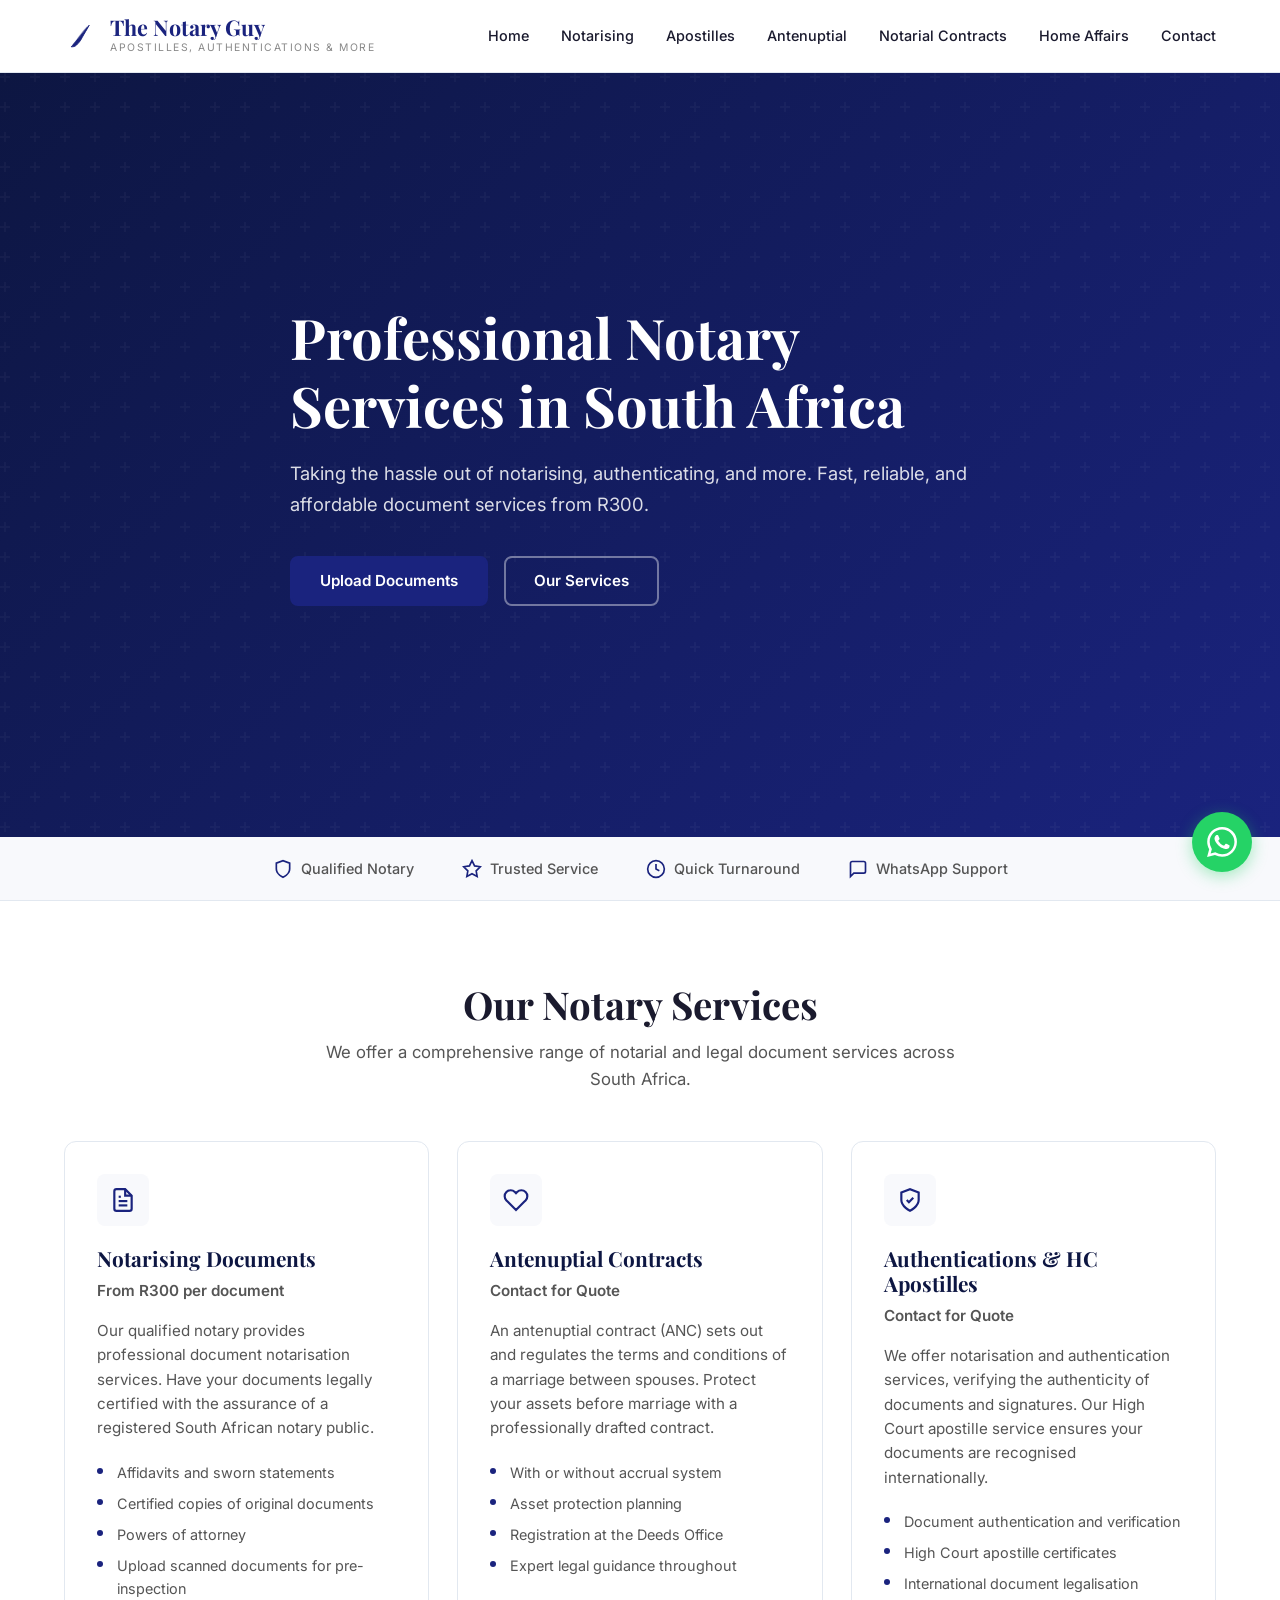
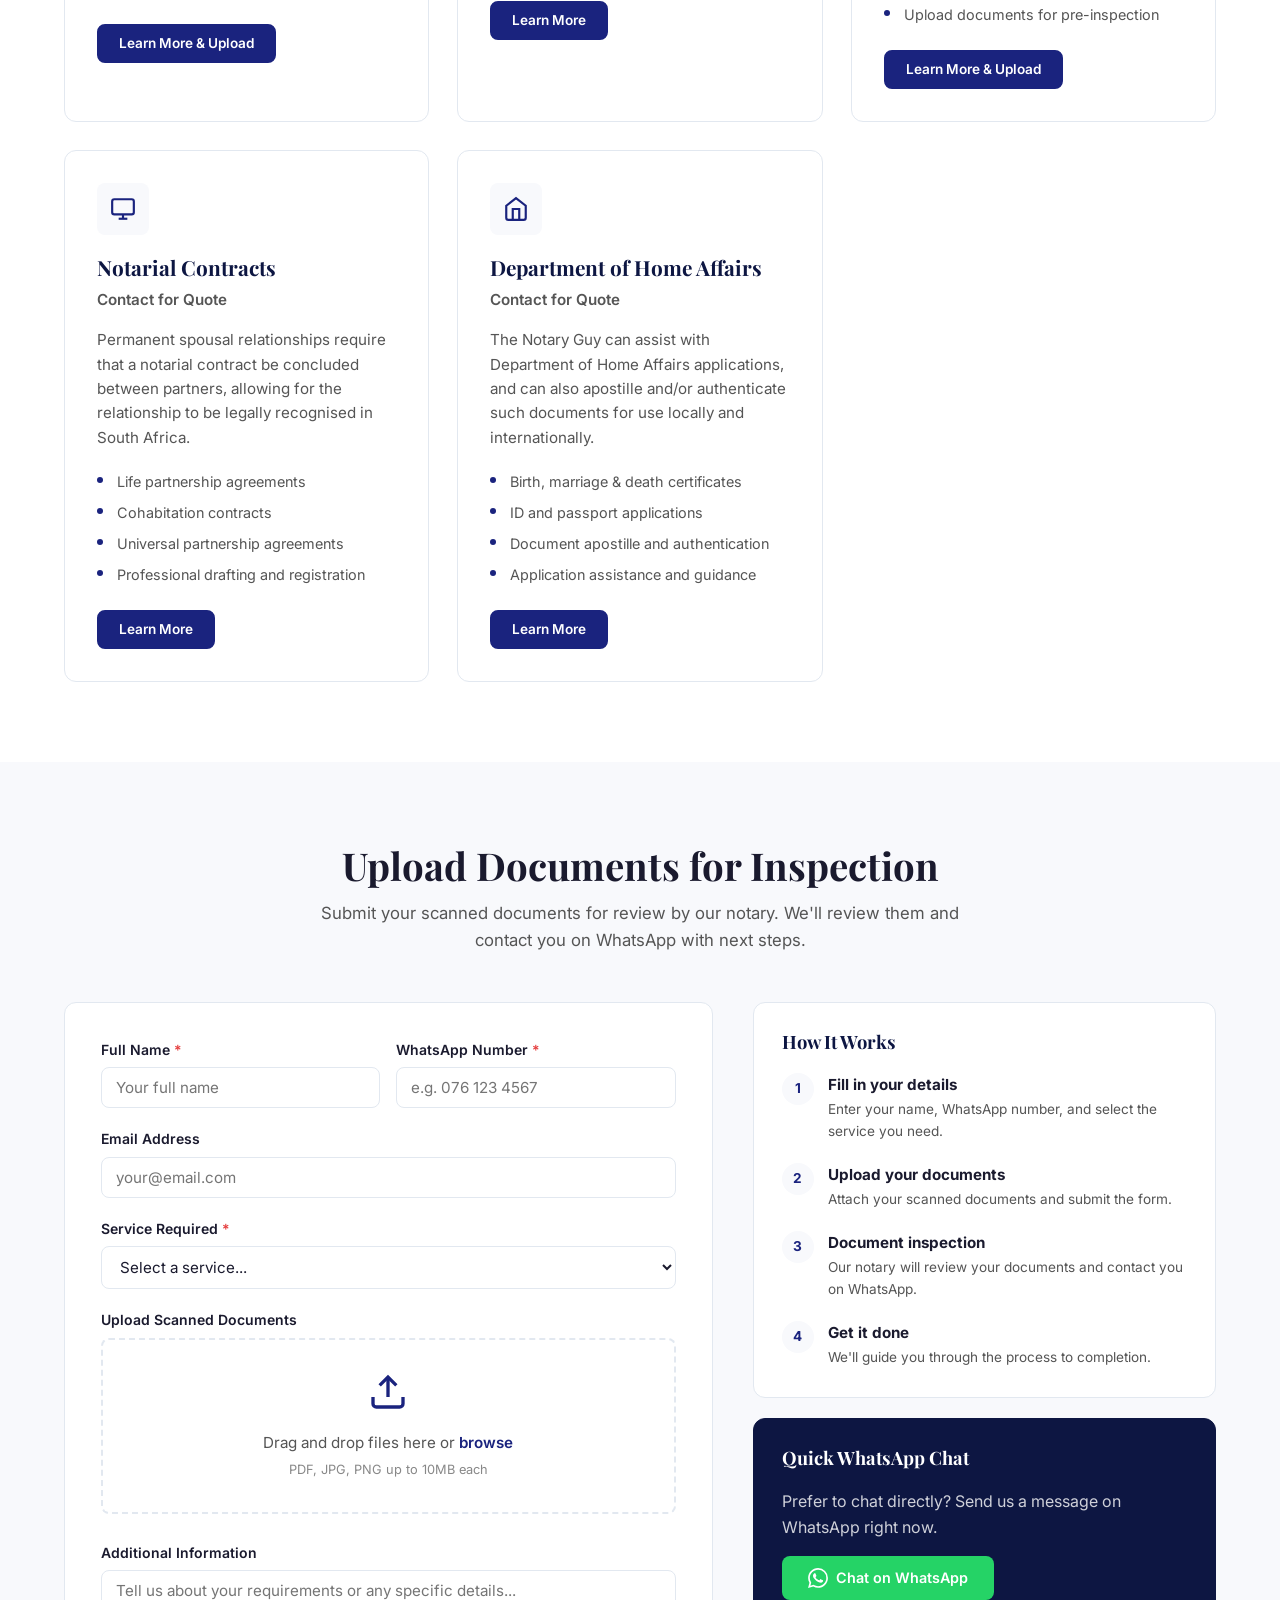
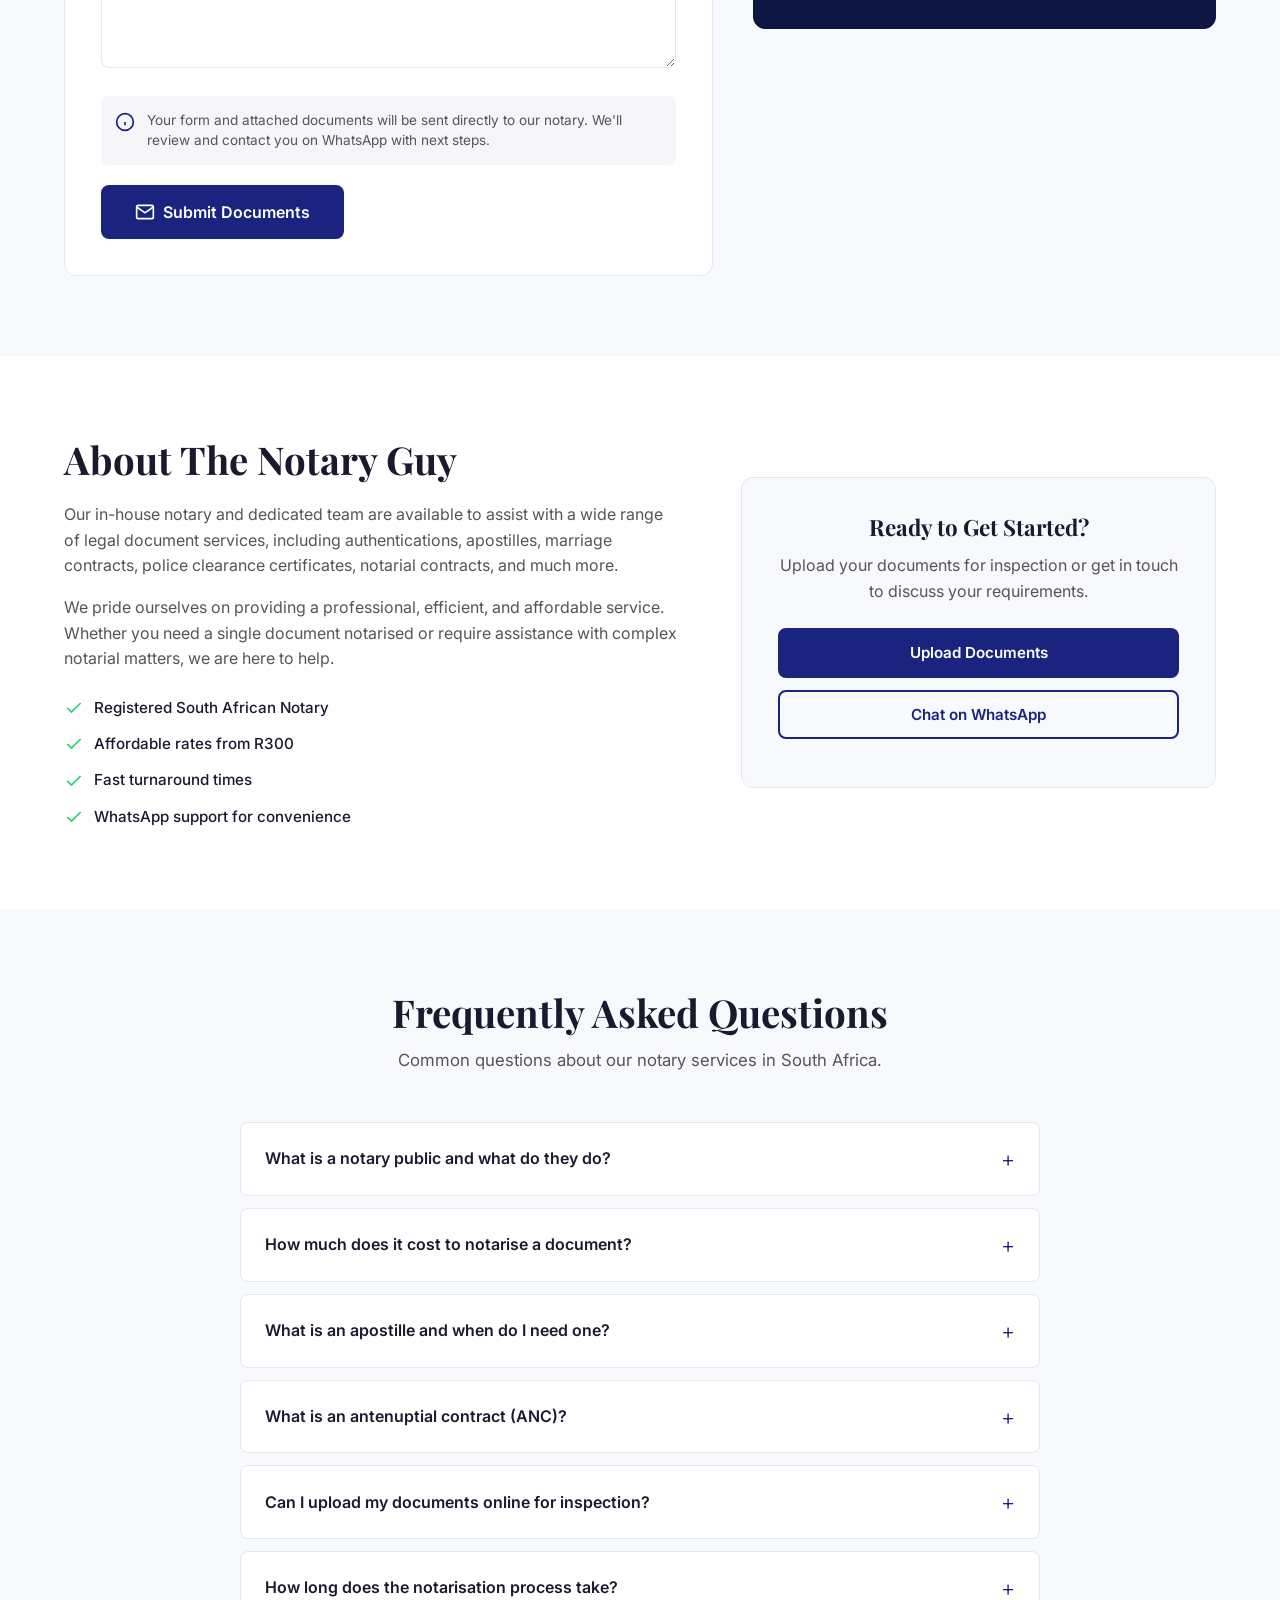
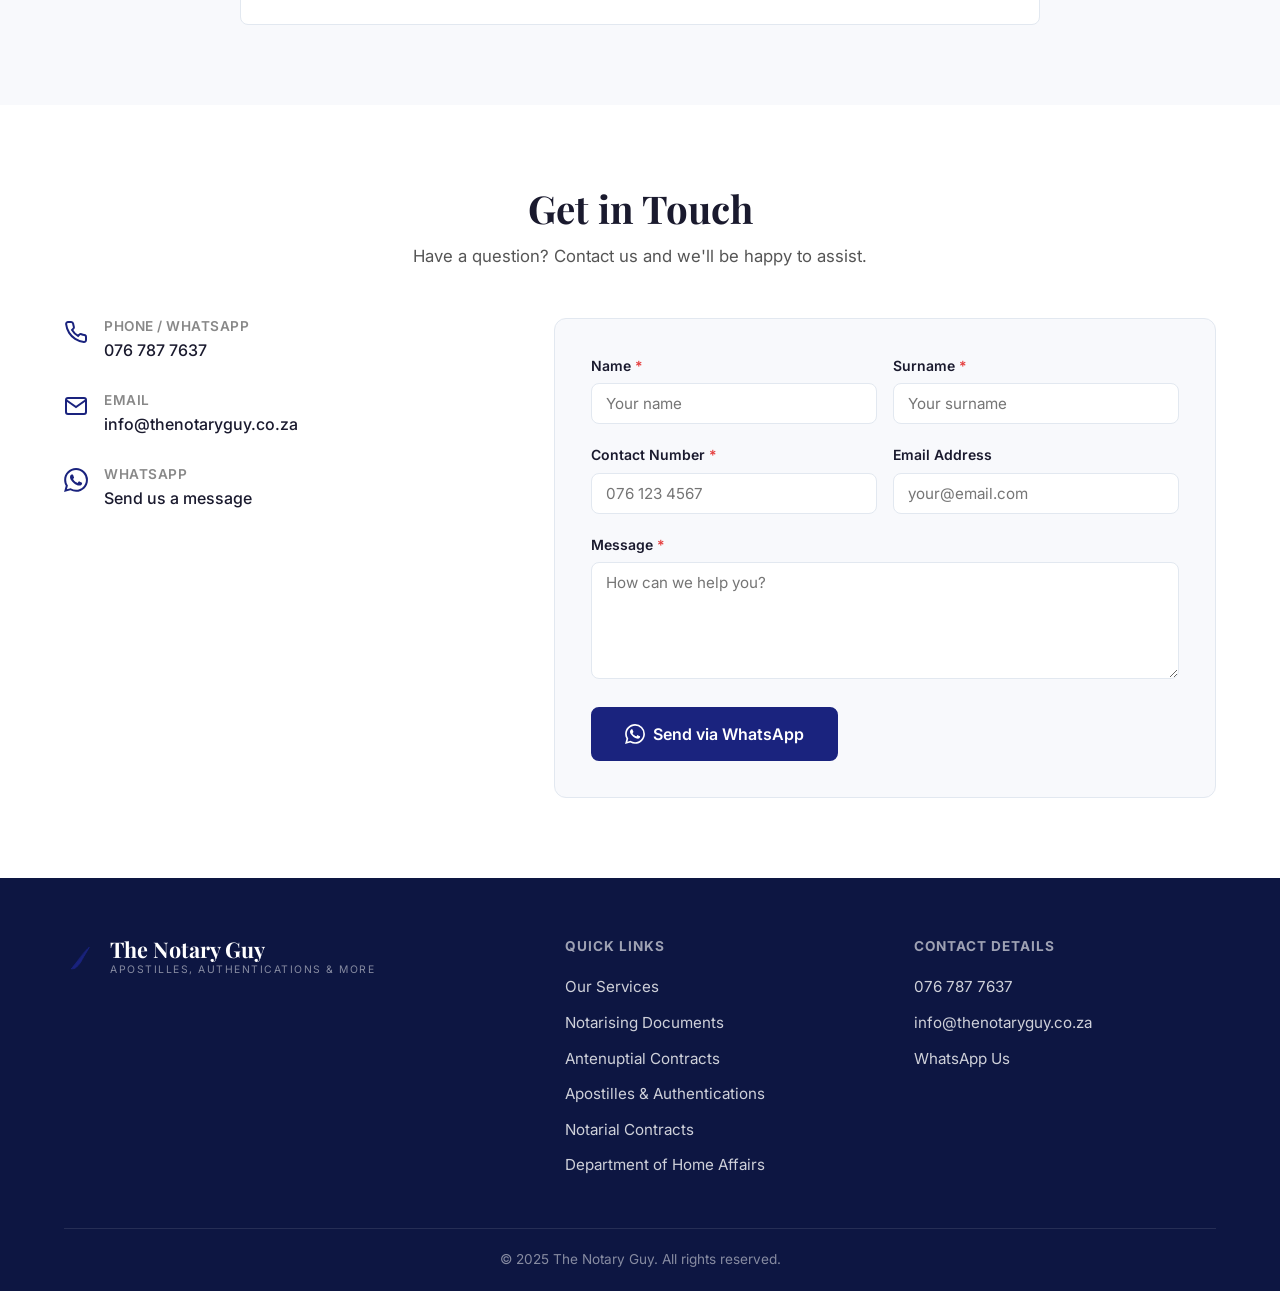
<file: index.html>
<!DOCTYPE html>
<html lang="en">
<head>
    <meta charset="UTF-8">
    <meta name="viewport" content="width=device-width, initial-scale=1.0">
    <title>The Notary Guy | Notary Services in South Africa | Apostilles, Authentications & More</title>
    <meta name="description" content="Professional notary services in South Africa. Document notarisation (R300), antenuptial contracts, HC apostilles, authentications, notarial contracts & Department of Home Affairs assistance. Upload documents online for quick inspection.">
    <meta name="keywords" content="notary South Africa, notarise documents, apostille South Africa, authentication documents, antenuptial contract, notarial contract, High Court apostille, Department of Home Affairs, document notarisation, notary public South Africa">
    <meta name="author" content="The Notary Guy">
    <meta name="robots" content="index, follow">
    <meta name="google-site-verification" content="JvmxfZuM59CG2p_clCA1ecMVjfYcKsCv5QikrGyigcY" />
    <link rel="canonical" href="https://notaryguy.co.za/">

    <meta property="og:title" content="The Notary Guy | Professional Notary Services in South Africa">
    <meta property="og:description" content="Professional notary services — document notarisation, apostilles, authentications, antenuptial contracts and more. Upload documents online for quick inspection.">
    <meta property="og:type" content="website">
    <meta property="og:url" content="https://notaryguy.co.za/">
    <meta property="og:locale" content="en_ZA">

    <link rel="preconnect" href="https://fonts.googleapis.com">
    <link rel="preconnect" href="https://fonts.gstatic.com" crossorigin>
    <link href="https://fonts.googleapis.com/css2?family=Playfair+Display:wght@500;700&family=Inter:wght@400;500;600&display=swap" rel="stylesheet">
    <link rel="stylesheet" href="styles.css">

    <script type="application/ld+json">
    {
        "@context": "https://schema.org",
        "@type": "LegalService",
        "name": "The Notary Guy",
        "description": "Professional notary services in South Africa including document notarisation, apostilles, authentications, antenuptial contracts and more.",
        "url": "https://notaryguy.co.za",
        "telephone": "+27767877637",
        "email": "info@thenotaryguy.co.za",
        "areaServed": {
            "@type": "Country",
            "name": "South Africa"
        },
        "serviceType": ["Notary Public", "Document Authentication", "Apostille", "Antenuptial Contract", "Notarial Contract"],
        "priceRange": "From R300"
    }
    </script>
</head>
<body>
    <header class="header" id="header">
        <div class="container header-inner">
            <a href="#" class="logo">
                <svg class="logo-icon" viewBox="0 0 40 40" fill="none" xmlns="http://www.w3.org/2000/svg">
                    <path d="M8 32C12 28 18 20 28 8C26 12 22 18 20 22C18 26 16 28 14 30C12 32 10 32 8 32Z" fill="currentColor" stroke="currentColor" stroke-width="1"/>
                    <path d="M10 30C14 26 18 18 26 10C24 14 22 18 20 20" stroke="currentColor" stroke-width="1.5" fill="none" opacity="0.5"/>
                </svg>
                <div>
                    <span class="logo-text">The Notary Guy</span>
                    <span class="logo-tagline">Apostilles, Authentications & More</span>
                </div>
            </a>
            <nav class="nav" id="nav">
                <a href="index.html" class="nav-link">Home</a>
                <a href="notarising-documents.html" class="nav-link">Notarising</a>
                <a href="apostilles-authentications.html" class="nav-link">Apostilles</a>
                <a href="antenuptial-contracts.html" class="nav-link">Antenuptial</a>
                <a href="notarial-contracts.html" class="nav-link">Notarial Contracts</a>
                <a href="home-affairs.html" class="nav-link">Home Affairs</a>
                <a href="#contact" class="nav-link">Contact</a>
            </nav>
            <button class="menu-toggle" id="menuToggle" aria-label="Toggle menu">
                <span></span>
                <span></span>
                <span></span>
            </button>
        </div>
    </header>

    <section class="hero" id="home">
        <div class="hero-overlay"></div>
        <div class="container hero-content">
            <h1>Professional Notary Services in South Africa</h1>
            <p class="hero-subtitle">Taking the hassle out of notarising, authenticating, and more. Fast, reliable, and affordable document services from R300.</p>
            <div class="hero-actions">
                <a href="#upload" class="btn btn-primary">Upload Documents</a>
                <a href="#services" class="btn btn-outline">Our Services</a>
            </div>
        </div>
    </section>

    <section class="trust-bar">
        <div class="container trust-bar-inner">
            <div class="trust-item">
                <svg viewBox="0 0 24 24" fill="none" stroke="currentColor" stroke-width="2"><path d="M12 22s8-4 8-10V5l-8-3-8 3v7c0 6 8 10 8 10z"/></svg>
                <span>Qualified Notary</span>
            </div>
            <div class="trust-item">
                <svg viewBox="0 0 24 24" fill="none" stroke="currentColor" stroke-width="2"><path d="M12 2l3.09 6.26L22 9.27l-5 4.87 1.18 6.88L12 17.77l-6.18 3.25L7 14.14 2 9.27l6.91-1.01L12 2z"/></svg>
                <span>Trusted Service</span>
            </div>
            <div class="trust-item">
                <svg viewBox="0 0 24 24" fill="none" stroke="currentColor" stroke-width="2"><circle cx="12" cy="12" r="10"/><path d="M12 6v6l4 2"/></svg>
                <span>Quick Turnaround</span>
            </div>
            <div class="trust-item">
                <svg viewBox="0 0 24 24" fill="none" stroke="currentColor" stroke-width="2"><path d="M21 15a2 2 0 0 1-2 2H7l-4 4V5a2 2 0 0 1 2-2h14a2 2 0 0 1 2 2z"/></svg>
                <span>WhatsApp Support</span>
            </div>
        </div>
    </section>

    <section class="services" id="services">
        <div class="container">
            <div class="section-header">
                <h2>Our Notary Services</h2>
                <p>We offer a comprehensive range of notarial and legal document services across South Africa.</p>
            </div>

            <div class="services-grid">
                <article class="service-card" id="notarising">
                    <div class="service-icon">
                        <svg viewBox="0 0 24 24" fill="none" stroke="currentColor" stroke-width="2"><path d="M14 2H6a2 2 0 0 0-2 2v16a2 2 0 0 0 2 2h12a2 2 0 0 0 2-2V8z"/><polyline points="14 2 14 8 20 8"/><line x1="16" y1="13" x2="8" y2="13"/><line x1="16" y1="17" x2="8" y2="17"/><polyline points="10 9 9 9 8 9"/></svg>
                    </div>
                    <h3>Notarising Documents</h3>
                    <p class="service-price">From R300 per document</p>
                    <p>Our qualified notary provides professional document notarisation services. Have your documents legally certified with the assurance of a registered South African notary public.</p>
                    <ul class="service-features">
                        <li>Affidavits and sworn statements</li>
                        <li>Certified copies of original documents</li>
                        <li>Powers of attorney</li>
                        <li>Upload scanned documents for pre-inspection</li>
                    </ul>
                    <a href="notarising-documents.html" class="btn btn-primary btn-sm">Learn More & Upload</a>
                </article>

                <article class="service-card" id="antenuptial">
                    <div class="service-icon">
                        <svg viewBox="0 0 24 24" fill="none" stroke="currentColor" stroke-width="2"><path d="M20.84 4.61a5.5 5.5 0 0 0-7.78 0L12 5.67l-1.06-1.06a5.5 5.5 0 0 0-7.78 7.78l1.06 1.06L12 21.23l7.78-7.78 1.06-1.06a5.5 5.5 0 0 0 0-7.78z"/></svg>
                    </div>
                    <h3>Antenuptial Contracts</h3>
                    <p class="service-price">Contact for Quote</p>
                    <p>An antenuptial contract (ANC) sets out and regulates the terms and conditions of a marriage between spouses. Protect your assets before marriage with a professionally drafted contract.</p>
                    <ul class="service-features">
                        <li>With or without accrual system</li>
                        <li>Asset protection planning</li>
                        <li>Registration at the Deeds Office</li>
                        <li>Expert legal guidance throughout</li>
                    </ul>
                    <a href="antenuptial-contracts.html" class="btn btn-primary btn-sm">Learn More</a>
                </article>

                <article class="service-card" id="authentications">
                    <div class="service-icon">
                        <svg viewBox="0 0 24 24" fill="none" stroke="currentColor" stroke-width="2"><path d="M12 22s8-4 8-10V5l-8-3-8 3v7c0 6 8 10 8 10z"/><path d="M9 12l2 2 4-4"/></svg>
                    </div>
                    <h3>Authentications & HC Apostilles</h3>
                    <p class="service-price">Contact for Quote</p>
                    <p>We offer notarisation and authentication services, verifying the authenticity of documents and signatures. Our High Court apostille service ensures your documents are recognised internationally.</p>
                    <ul class="service-features">
                        <li>Document authentication and verification</li>
                        <li>High Court apostille certificates</li>
                        <li>International document legalisation</li>
                        <li>Upload documents for pre-inspection</li>
                    </ul>
                    <a href="apostilles-authentications.html" class="btn btn-primary btn-sm">Learn More & Upload</a>
                </article>

                <article class="service-card" id="notarial-contracts">
                    <div class="service-icon">
                        <svg viewBox="0 0 24 24" fill="none" stroke="currentColor" stroke-width="2"><rect x="2" y="3" width="20" height="14" rx="2" ry="2"/><line x1="8" y1="21" x2="16" y2="21"/><line x1="12" y1="17" x2="12" y2="21"/></svg>
                    </div>
                    <h3>Notarial Contracts</h3>
                    <p class="service-price">Contact for Quote</p>
                    <p>Permanent spousal relationships require that a notarial contract be concluded between partners, allowing for the relationship to be legally recognised in South Africa.</p>
                    <ul class="service-features">
                        <li>Life partnership agreements</li>
                        <li>Cohabitation contracts</li>
                        <li>Universal partnership agreements</li>
                        <li>Professional drafting and registration</li>
                    </ul>
                    <a href="notarial-contracts.html" class="btn btn-primary btn-sm">Learn More</a>
                </article>

                <article class="service-card" id="home-affairs">
                    <div class="service-icon">
                        <svg viewBox="0 0 24 24" fill="none" stroke="currentColor" stroke-width="2"><path d="M3 9l9-7 9 7v11a2 2 0 0 1-2 2H5a2 2 0 0 1-2-2z"/><polyline points="9 22 9 12 15 12 15 22"/></svg>
                    </div>
                    <h3>Department of Home Affairs</h3>
                    <p class="service-price">Contact for Quote</p>
                    <p>The Notary Guy can assist with Department of Home Affairs applications, and can also apostille and/or authenticate such documents for use locally and internationally.</p>
                    <ul class="service-features">
                        <li>Birth, marriage & death certificates</li>
                        <li>ID and passport applications</li>
                        <li>Document apostille and authentication</li>
                        <li>Application assistance and guidance</li>
                    </ul>
                    <a href="home-affairs.html" class="btn btn-primary btn-sm">Learn More</a>
                </article>
            </div>
        </div>
    </section>

    <section class="upload-section" id="upload">
        <div class="container">
            <div class="section-header">
                <h2>Upload Documents for Inspection</h2>
                <p>Submit your scanned documents for review by our notary. We'll review them and contact you on WhatsApp with next steps.</p>
            </div>

            <div class="upload-wrapper">
                <form class="upload-form" id="uploadForm" action="https://formsubmit.co/info@thenotaryguy.co.za" method="POST" enctype="multipart/form-data">
                    <input type="hidden" name="_subject" value="New Document Inspection Request">
                    <input type="hidden" name="_captcha" value="false">
                    <input type="hidden" name="_next" id="formRedirect">
                    <input type="hidden" name="_template" value="table">

                    <div class="form-row">
                        <div class="form-group">
                            <label for="fullName">Full Name <span class="required">*</span></label>
                            <input type="text" id="fullName" name="Full Name" required placeholder="Your full name">
                        </div>
                        <div class="form-group">
                            <label for="whatsappNumber">WhatsApp Number <span class="required">*</span></label>
                            <input type="tel" id="whatsappNumber" name="WhatsApp Number" required placeholder="e.g. 076 123 4567">
                        </div>
                    </div>

                    <div class="form-group">
                        <label for="email">Email Address</label>
                        <input type="email" id="email" name="Email Address" placeholder="your@email.com">
                    </div>

                    <div class="form-group">
                        <label for="serviceType">Service Required <span class="required">*</span></label>
                        <select id="serviceType" name="Service Required" required>
                            <option value="">Select a service...</option>
                            <option value="Notarising Documents (R300 per document)">Notarising Documents (R300 per document)</option>
                            <option value="Authentications & HC Apostilles">Authentications & HC Apostilles</option>
                            <option value="Antenuptial Contracts">Antenuptial Contracts</option>
                            <option value="Notarial Contracts">Notarial Contracts</option>
                            <option value="Department of Home Affairs">Department of Home Affairs</option>
                            <option value="Other">Other</option>
                        </select>
                    </div>

                    <div class="form-group">
                        <label for="documentUpload">Upload Scanned Documents</label>
                        <div class="file-upload-area" id="fileUploadArea">
                            <svg viewBox="0 0 24 24" fill="none" stroke="currentColor" stroke-width="2"><path d="M21 15v4a2 2 0 0 1-2 2H5a2 2 0 0 1-2-2v-4"/><polyline points="17 8 12 3 7 8"/><line x1="12" y1="3" x2="12" y2="15"/></svg>
                            <p>Drag and drop files here or <span class="browse-link">browse</span></p>
                            <p class="file-hint">PDF, JPG, PNG up to 10MB each</p>
                            <input type="file" id="documentUpload" name="attachment" multiple accept=".pdf,.jpg,.jpeg,.png,.doc,.docx" class="file-input">
                        </div>
                        <div class="file-list" id="fileList"></div>
                    </div>

                    <div class="form-group">
                        <label for="message">Additional Information</label>
                        <textarea id="message" name="Additional Information" rows="4" placeholder="Tell us about your requirements or any specific details..."></textarea>
                    </div>

                    <div class="form-info">
                        <svg viewBox="0 0 24 24" fill="none" stroke="currentColor" stroke-width="2"><circle cx="12" cy="12" r="10"/><line x1="12" y1="16" x2="12" y2="12"/><line x1="12" y1="8" x2="12.01" y2="8"/></svg>
                        <p>Your form and attached documents will be sent directly to our notary. We'll review and contact you on WhatsApp with next steps.</p>
                    </div>

                    <button type="submit" class="btn btn-primary btn-lg">
                        <svg viewBox="0 0 24 24" fill="none" stroke="currentColor" stroke-width="2"><path d="M4 4h16c1.1 0 2 .9 2 2v12c0 1.1-.9 2-2 2H4c-1.1 0-2-.9-2-2V6c0-1.1.9-2 2-2z"/><polyline points="22,6 12,13 2,6"/></svg>
                        Submit Documents
                    </button>
                </form>

                <div class="upload-sidebar">
                    <div class="sidebar-card">
                        <h4>How It Works</h4>
                        <ol class="steps-list">
                            <li>
                                <span class="step-num">1</span>
                                <div>
                                    <strong>Fill in your details</strong>
                                    <p>Enter your name, WhatsApp number, and select the service you need.</p>
                                </div>
                            </li>
                            <li>
                                <span class="step-num">2</span>
                                <div>
                                    <strong>Upload your documents</strong>
                                    <p>Attach your scanned documents and submit the form.</p>
                                </div>
                            </li>
                            <li>
                                <span class="step-num">3</span>
                                <div>
                                    <strong>Document inspection</strong>
                                    <p>Our notary will review your documents and contact you on WhatsApp.</p>
                                </div>
                            </li>
                            <li>
                                <span class="step-num">4</span>
                                <div>
                                    <strong>Get it done</strong>
                                    <p>We'll guide you through the process to completion.</p>
                                </div>
                            </li>
                        </ol>
                    </div>

                    <div class="sidebar-card highlight">
                        <h4>Quick WhatsApp Chat</h4>
                        <p>Prefer to chat directly? Send us a message on WhatsApp right now.</p>
                        <a href="https://wa.me/27767877637?text=Hi%2C%20I'd%20like%20to%20enquire%20about%20your%20notary%20services." class="btn btn-whatsapp-direct" target="_blank" rel="noopener">
                            <svg viewBox="0 0 24 24" fill="currentColor"><path d="M17.472 14.382c-.297-.149-1.758-.867-2.03-.967-.273-.099-.471-.148-.67.15-.197.297-.767.966-.94 1.164-.173.199-.347.223-.644.075-.297-.15-1.255-.463-2.39-1.475-.883-.788-1.48-1.761-1.653-2.059-.173-.297-.018-.458.13-.606.134-.133.298-.347.446-.52.149-.174.198-.298.298-.497.099-.198.05-.371-.025-.52-.075-.149-.669-1.612-.916-2.207-.242-.579-.487-.5-.669-.51-.173-.008-.371-.01-.57-.01-.198 0-.52.074-.792.372-.272.297-1.04 1.016-1.04 2.479 0 1.462 1.065 2.875 1.213 3.074.149.198 2.096 3.2 5.077 4.487.709.306 1.262.489 1.694.625.712.227 1.36.195 1.871.118.571-.085 1.758-.719 2.006-1.413.248-.694.248-1.289.173-1.413-.074-.124-.272-.198-.57-.347m-5.421 7.403h-.004a9.87 9.87 0 01-5.031-1.378l-.361-.214-3.741.982.998-3.648-.235-.374a9.86 9.86 0 01-1.51-5.26c.001-5.45 4.436-9.884 9.888-9.884 2.64 0 5.122 1.03 6.988 2.898a9.825 9.825 0 012.893 6.994c-.003 5.45-4.437 9.884-9.885 9.884m8.413-18.297A11.815 11.815 0 0012.05 0C5.495 0 .16 5.335.157 11.892c0 2.096.547 4.142 1.588 5.945L.057 24l6.305-1.654a11.882 11.882 0 005.683 1.448h.005c6.554 0 11.89-5.335 11.893-11.893a11.821 11.821 0 00-3.48-8.413z"/></svg>
                            Chat on WhatsApp
                        </a>
                    </div>
                </div>
            </div>
        </div>
    </section>

    <section class="about" id="about">
        <div class="container">
            <div class="about-grid">
                <div class="about-content">
                    <h2>About The Notary Guy</h2>
                    <p>Our in-house notary and dedicated team are available to assist with a wide range of legal document services, including authentications, apostilles, marriage contracts, police clearance certificates, notarial contracts, and much more.</p>
                    <p>We pride ourselves on providing a professional, efficient, and affordable service. Whether you need a single document notarised or require assistance with complex notarial matters, we are here to help.</p>
                    <div class="about-features">
                        <div class="about-feature">
                            <svg viewBox="0 0 24 24" fill="none" stroke="currentColor" stroke-width="2"><polyline points="20 6 9 17 4 12"/></svg>
                            <span>Registered South African Notary</span>
                        </div>
                        <div class="about-feature">
                            <svg viewBox="0 0 24 24" fill="none" stroke="currentColor" stroke-width="2"><polyline points="20 6 9 17 4 12"/></svg>
                            <span>Affordable rates from R300</span>
                        </div>
                        <div class="about-feature">
                            <svg viewBox="0 0 24 24" fill="none" stroke="currentColor" stroke-width="2"><polyline points="20 6 9 17 4 12"/></svg>
                            <span>Fast turnaround times</span>
                        </div>
                        <div class="about-feature">
                            <svg viewBox="0 0 24 24" fill="none" stroke="currentColor" stroke-width="2"><polyline points="20 6 9 17 4 12"/></svg>
                            <span>WhatsApp support for convenience</span>
                        </div>
                    </div>
                </div>
                <div class="about-cta">
                    <div class="cta-card">
                        <h3>Ready to Get Started?</h3>
                        <p>Upload your documents for inspection or get in touch to discuss your requirements.</p>
                        <a href="#upload" class="btn btn-primary">Upload Documents</a>
                        <a href="https://wa.me/27767877637?text=Hi%2C%20I'd%20like%20to%20enquire%20about%20your%20notary%20services." class="btn btn-outline" target="_blank" rel="noopener">Chat on WhatsApp</a>
                    </div>
                </div>
            </div>
        </div>
    </section>

    <section class="faq" id="faq">
        <div class="container">
            <div class="section-header">
                <h2>Frequently Asked Questions</h2>
                <p>Common questions about our notary services in South Africa.</p>
            </div>
            <div class="faq-grid">
                <details class="faq-item">
                    <summary>What is a notary public and what do they do?</summary>
                    <p>A notary public is a legal professional authorised to perform certain legal formalities, especially witnessing signatures on documents, administering oaths, and certifying copies of documents. In South Africa, a notary must be an admitted attorney who has passed additional examinations.</p>
                </details>
                <details class="faq-item">
                    <summary>How much does it cost to notarise a document?</summary>
                    <p>Document notarisation starts from R300 per document. The exact cost may vary depending on the complexity and type of document. Contact us for a detailed quote tailored to your specific needs.</p>
                </details>
                <details class="faq-item">
                    <summary>What is an apostille and when do I need one?</summary>
                    <p>An apostille is a certificate issued by the High Court that authenticates a document for use in countries that are members of the Hague Apostille Convention. You need an apostille when submitting South African documents to foreign authorities, such as for immigration, education, or business purposes abroad.</p>
                </details>
                <details class="faq-item">
                    <summary>What is an antenuptial contract (ANC)?</summary>
                    <p>An antenuptial contract is a legal agreement entered into before marriage that determines the matrimonial property regime of the marriage. It can be with or without the accrual system and must be signed before a notary and registered at the Deeds Office before the marriage takes place.</p>
                </details>
                <details class="faq-item">
                    <summary>Can I upload my documents online for inspection?</summary>
                    <p>Yes! You can use our Upload Documents section to submit your scanned documents. After filling in your details, you'll be connected to our notary via WhatsApp where you can send your documents for pre-inspection. We'll review them and guide you on the next steps.</p>
                </details>
                <details class="faq-item">
                    <summary>How long does the notarisation process take?</summary>
                    <p>Simple notarisations can often be completed within 24-48 hours. More complex matters such as apostilles and authentications may take longer depending on the requirements. Contact us for an estimated timeline for your specific needs.</p>
                </details>
            </div>
        </div>
    </section>

    <section class="contact" id="contact">
        <div class="container">
            <div class="section-header">
                <h2>Get in Touch</h2>
                <p>Have a question? Contact us and we'll be happy to assist.</p>
            </div>

            <div class="contact-grid">
                <div class="contact-info">
                    <div class="contact-item">
                        <svg viewBox="0 0 24 24" fill="none" stroke="currentColor" stroke-width="2"><path d="M22 16.92v3a2 2 0 0 1-2.18 2 19.79 19.79 0 0 1-8.63-3.07 19.5 19.5 0 0 1-6-6 19.79 19.79 0 0 1-3.07-8.67A2 2 0 0 1 4.11 2h3a2 2 0 0 1 2 1.72 12.84 12.84 0 0 0 .7 2.81 2 2 0 0 1-.45 2.11L8.09 9.91a16 16 0 0 0 6 6l1.27-1.27a2 2 0 0 1 2.11-.45 12.84 12.84 0 0 0 2.81.7A2 2 0 0 1 22 16.92z"/></svg>
                        <div>
                            <h4>Phone / WhatsApp</h4>
                            <a href="tel:+27767877637">076 787 7637</a>
                        </div>
                    </div>
                    <div class="contact-item">
                        <svg viewBox="0 0 24 24" fill="none" stroke="currentColor" stroke-width="2"><path d="M4 4h16c1.1 0 2 .9 2 2v12c0 1.1-.9 2-2 2H4c-1.1 0-2-.9-2-2V6c0-1.1.9-2 2-2z"/><polyline points="22,6 12,13 2,6"/></svg>
                        <div>
                            <h4>Email</h4>
                            <a href="mailto:info@thenotaryguy.co.za">info@thenotaryguy.co.za</a>
                        </div>
                    </div>
                    <div class="contact-item">
                        <svg viewBox="0 0 24 24" fill="currentColor"><path d="M17.472 14.382c-.297-.149-1.758-.867-2.03-.967-.273-.099-.471-.148-.67.15-.197.297-.767.966-.94 1.164-.173.199-.347.223-.644.075-.297-.15-1.255-.463-2.39-1.475-.883-.788-1.48-1.761-1.653-2.059-.173-.297-.018-.458.13-.606.134-.133.298-.347.446-.52.149-.174.198-.298.298-.497.099-.198.05-.371-.025-.52-.075-.149-.669-1.612-.916-2.207-.242-.579-.487-.5-.669-.51-.173-.008-.371-.01-.57-.01-.198 0-.52.074-.792.372-.272.297-1.04 1.016-1.04 2.479 0 1.462 1.065 2.875 1.213 3.074.149.198 2.096 3.2 5.077 4.487.709.306 1.262.489 1.694.625.712.227 1.36.195 1.871.118.571-.085 1.758-.719 2.006-1.413.248-.694.248-1.289.173-1.413-.074-.124-.272-.198-.57-.347m-5.421 7.403h-.004a9.87 9.87 0 01-5.031-1.378l-.361-.214-3.741.982.998-3.648-.235-.374a9.86 9.86 0 01-1.51-5.26c.001-5.45 4.436-9.884 9.888-9.884 2.64 0 5.122 1.03 6.988 2.898a9.825 9.825 0 012.893 6.994c-.003 5.45-4.437 9.884-9.885 9.884m8.413-18.297A11.815 11.815 0 0012.05 0C5.495 0 .16 5.335.157 11.892c0 2.096.547 4.142 1.588 5.945L.057 24l6.305-1.654a11.882 11.882 0 005.683 1.448h.005c6.554 0 11.89-5.335 11.893-11.893a11.821 11.821 0 00-3.48-8.413z"/></svg>
                        <div>
                            <h4>WhatsApp</h4>
                            <a href="https://wa.me/27767877637" target="_blank" rel="noopener">Send us a message</a>
                        </div>
                    </div>
                </div>

                <form class="contact-form" id="contactForm">
                    <div class="form-row">
                        <div class="form-group">
                            <label for="contactName">Name <span class="required">*</span></label>
                            <input type="text" id="contactName" required placeholder="Your name">
                        </div>
                        <div class="form-group">
                            <label for="contactSurname">Surname <span class="required">*</span></label>
                            <input type="text" id="contactSurname" required placeholder="Your surname">
                        </div>
                    </div>
                    <div class="form-row">
                        <div class="form-group">
                            <label for="contactPhone">Contact Number <span class="required">*</span></label>
                            <input type="tel" id="contactPhone" required placeholder="076 123 4567">
                        </div>
                        <div class="form-group">
                            <label for="contactEmail">Email Address</label>
                            <input type="email" id="contactEmail" placeholder="your@email.com">
                        </div>
                    </div>
                    <div class="form-group">
                        <label for="contactMessage">Message <span class="required">*</span></label>
                        <textarea id="contactMessage" rows="5" required placeholder="How can we help you?"></textarea>
                    </div>
                    <button type="submit" class="btn btn-primary btn-lg">
                        <svg viewBox="0 0 24 24" fill="currentColor"><path d="M17.472 14.382c-.297-.149-1.758-.867-2.03-.967-.273-.099-.471-.148-.67.15-.197.297-.767.966-.94 1.164-.173.199-.347.223-.644.075-.297-.15-1.255-.463-2.39-1.475-.883-.788-1.48-1.761-1.653-2.059-.173-.297-.018-.458.13-.606.134-.133.298-.347.446-.52.149-.174.198-.298.298-.497.099-.198.05-.371-.025-.52-.075-.149-.669-1.612-.916-2.207-.242-.579-.487-.5-.669-.51-.173-.008-.371-.01-.57-.01-.198 0-.52.074-.792.372-.272.297-1.04 1.016-1.04 2.479 0 1.462 1.065 2.875 1.213 3.074.149.198 2.096 3.2 5.077 4.487.709.306 1.262.489 1.694.625.712.227 1.36.195 1.871.118.571-.085 1.758-.719 2.006-1.413.248-.694.248-1.289.173-1.413-.074-.124-.272-.198-.57-.347m-5.421 7.403h-.004a9.87 9.87 0 01-5.031-1.378l-.361-.214-3.741.982.998-3.648-.235-.374a9.86 9.86 0 01-1.51-5.26c.001-5.45 4.436-9.884 9.888-9.884 2.64 0 5.122 1.03 6.988 2.898a9.825 9.825 0 012.893 6.994c-.003 5.45-4.437 9.884-9.885 9.884m8.413-18.297A11.815 11.815 0 0012.05 0C5.495 0 .16 5.335.157 11.892c0 2.096.547 4.142 1.588 5.945L.057 24l6.305-1.654a11.882 11.882 0 005.683 1.448h.005c6.554 0 11.89-5.335 11.893-11.893a11.821 11.821 0 00-3.48-8.413z"/></svg>
                        Send via WhatsApp
                    </button>
                </form>
            </div>
        </div>
    </section>

    <footer class="footer">
        <div class="container">
            <div class="footer-grid">
                <div class="footer-brand">
                    <a href="#" class="logo">
                        <svg class="logo-icon" viewBox="0 0 40 40" fill="none" xmlns="http://www.w3.org/2000/svg">
                            <path d="M8 32C12 28 18 20 28 8C26 12 22 18 20 22C18 26 16 28 14 30C12 32 10 32 8 32Z" fill="currentColor" stroke="currentColor" stroke-width="1"/>
                            <path d="M10 30C14 26 18 18 26 10C24 14 22 18 20 20" stroke="currentColor" stroke-width="1.5" fill="none" opacity="0.5"/>
                        </svg>
                        <div>
                            <span class="logo-text">The Notary Guy</span>
                            <span class="logo-tagline">Apostilles, Authentications & More</span>
                        </div>
                    </a>
                </div>

                <div class="footer-links">
                    <h4>Quick Links</h4>
                    <ul>
                        <li><a href="#services">Our Services</a></li>
                        <li><a href="notarising-documents.html">Notarising Documents</a></li>
                        <li><a href="antenuptial-contracts.html">Antenuptial Contracts</a></li>
                        <li><a href="apostilles-authentications.html">Apostilles & Authentications</a></li>
                        <li><a href="notarial-contracts.html">Notarial Contracts</a></li>
                        <li><a href="home-affairs.html">Department of Home Affairs</a></li>
                    </ul>
                </div>

                <div class="footer-contact">
                    <h4>Contact Details</h4>
                    <ul>
                        <li><a href="tel:+27767877637">076 787 7637</a></li>
                        <li><a href="mailto:info@thenotaryguy.co.za">info@thenotaryguy.co.za</a></li>
                        <li><a href="https://wa.me/27767877637" target="_blank" rel="noopener">WhatsApp Us</a></li>
                    </ul>
                </div>
            </div>
            <div class="footer-bottom">
                <p>&copy; 2025 The Notary Guy. All rights reserved.</p>
            </div>
        </div>
    </footer>

    <a href="https://wa.me/27767877637?text=Hi%2C%20I'd%20like%20to%20enquire%20about%20your%20notary%20services." class="whatsapp-fab" target="_blank" rel="noopener" aria-label="Chat on WhatsApp">
        <svg viewBox="0 0 24 24" fill="currentColor"><path d="M17.472 14.382c-.297-.149-1.758-.867-2.03-.967-.273-.099-.471-.148-.67.15-.197.297-.767.966-.94 1.164-.173.199-.347.223-.644.075-.297-.15-1.255-.463-2.39-1.475-.883-.788-1.48-1.761-1.653-2.059-.173-.297-.018-.458.13-.606.134-.133.298-.347.446-.52.149-.174.198-.298.298-.497.099-.198.05-.371-.025-.52-.075-.149-.669-1.612-.916-2.207-.242-.579-.487-.5-.669-.51-.173-.008-.371-.01-.57-.01-.198 0-.52.074-.792.372-.272.297-1.04 1.016-1.04 2.479 0 1.462 1.065 2.875 1.213 3.074.149.198 2.096 3.2 5.077 4.487.709.306 1.262.489 1.694.625.712.227 1.36.195 1.871.118.571-.085 1.758-.719 2.006-1.413.248-.694.248-1.289.173-1.413-.074-.124-.272-.198-.57-.347m-5.421 7.403h-.004a9.87 9.87 0 01-5.031-1.378l-.361-.214-3.741.982.998-3.648-.235-.374a9.86 9.86 0 01-1.51-5.26c.001-5.45 4.436-9.884 9.888-9.884 2.64 0 5.122 1.03 6.988 2.898a9.825 9.825 0 012.893 6.994c-.003 5.45-4.437 9.884-9.885 9.884m8.413-18.297A11.815 11.815 0 0012.05 0C5.495 0 .16 5.335.157 11.892c0 2.096.547 4.142 1.588 5.945L.057 24l6.305-1.654a11.882 11.882 0 005.683 1.448h.005c6.554 0 11.89-5.335 11.893-11.893a11.821 11.821 0 00-3.48-8.413z"/></svg>
    </a>

    <script src="script.js"></script>
</body>
</html>
</file>
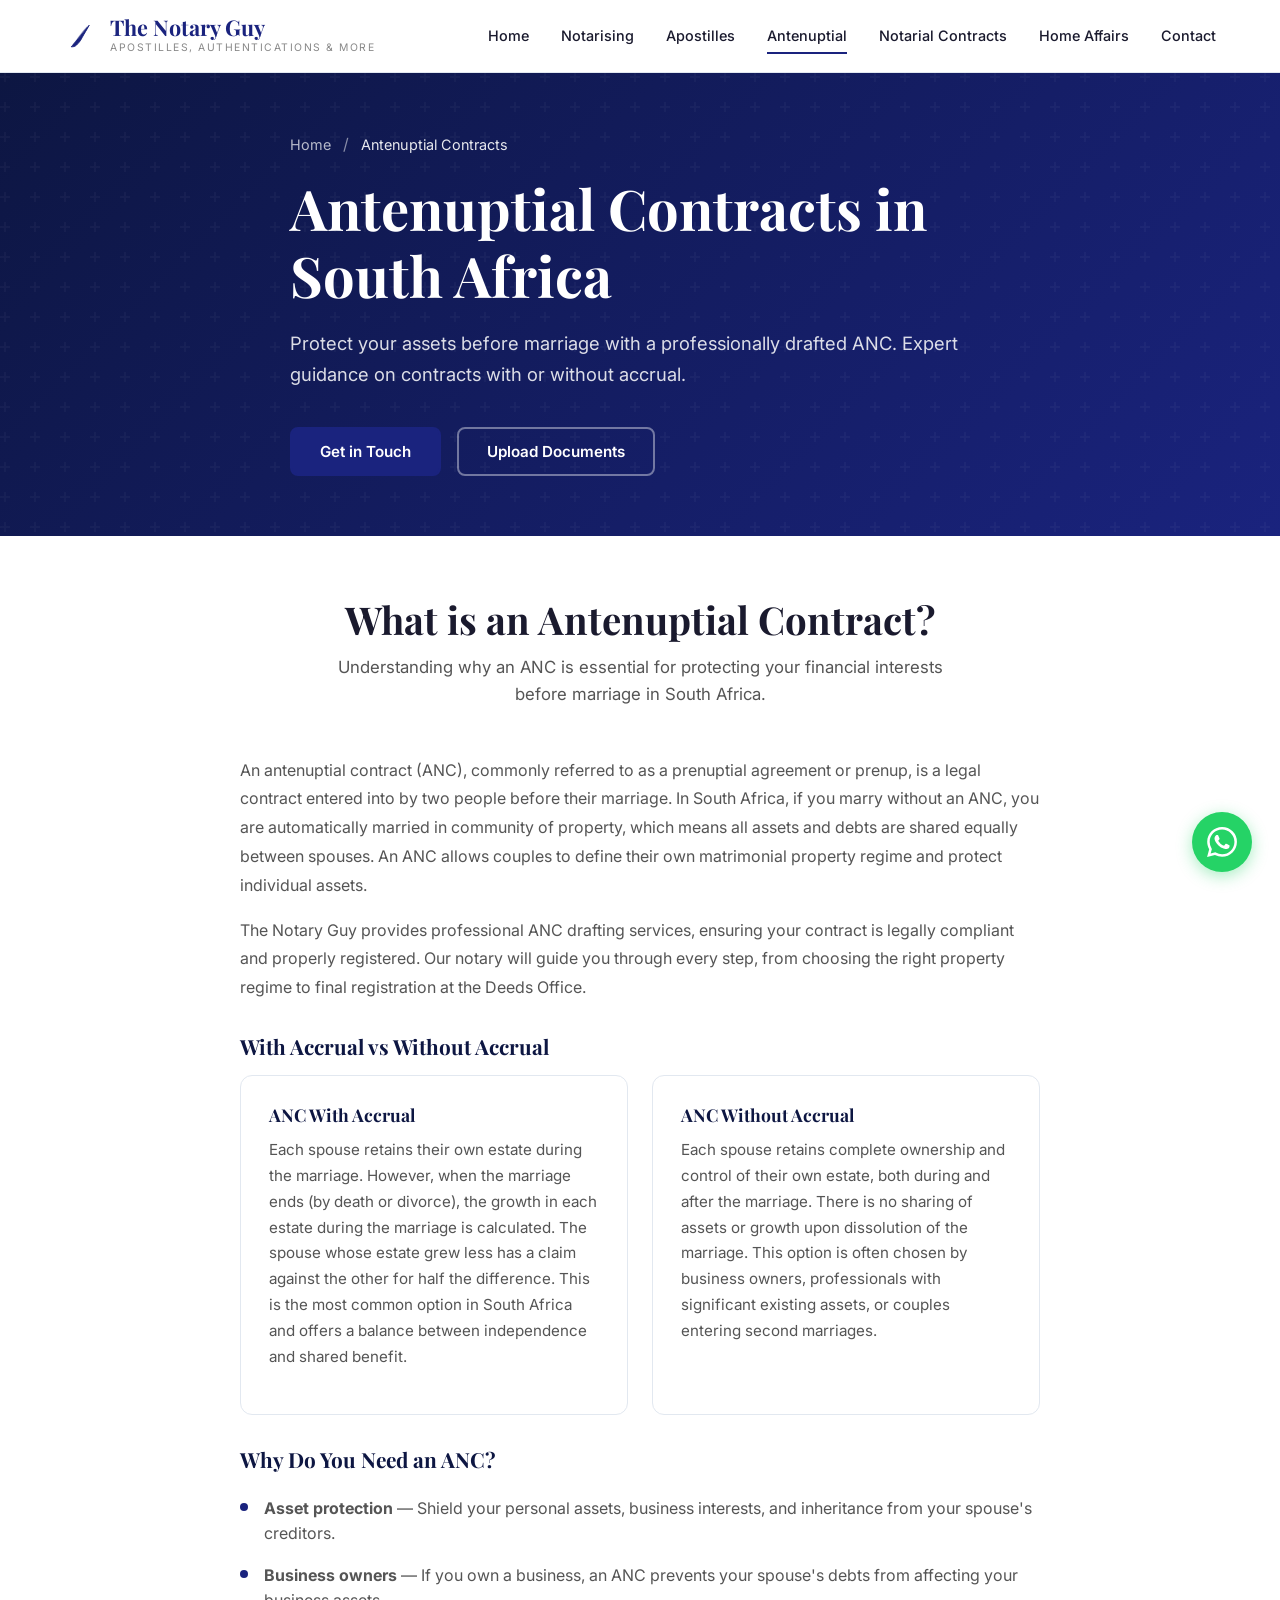
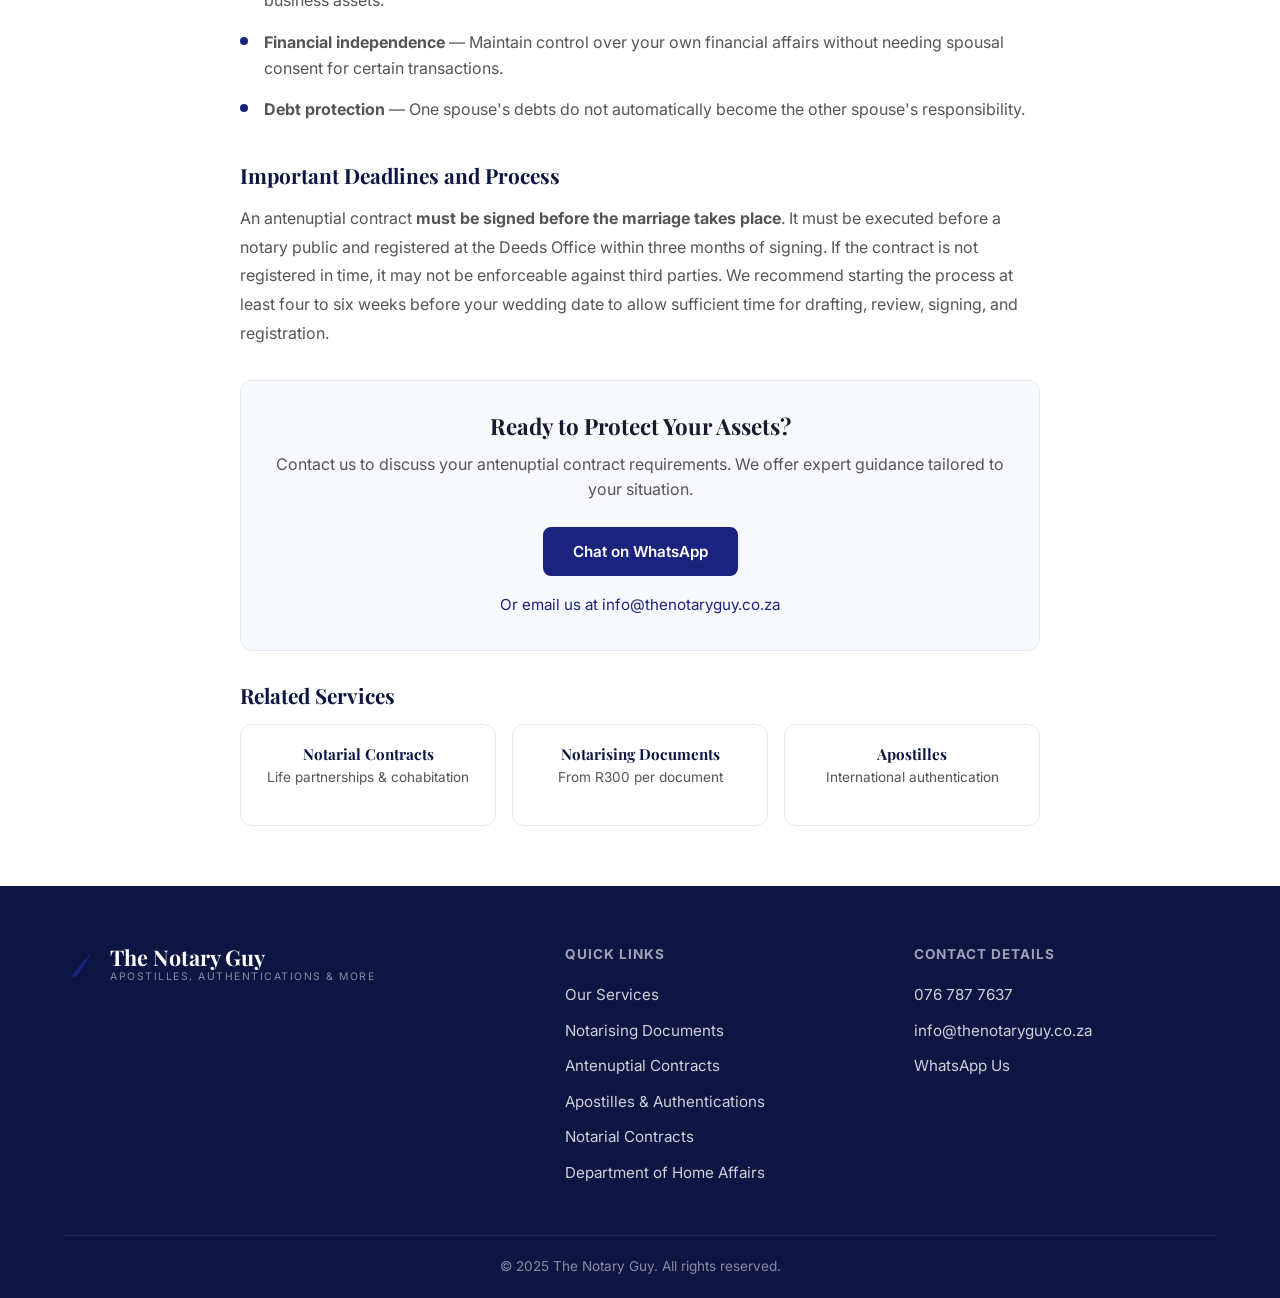
<file: antenuptial-contracts.html>
<!DOCTYPE html>
<html lang="en">
<head>
    <meta charset="UTF-8">
    <meta name="viewport" content="width=device-width, initial-scale=1.0">
    <title>Antenuptial Contract South Africa | ANC Prenup | The Notary Guy</title>
    <meta name="description" content="Professional antenuptial contract (ANC) drafting in South Africa. With or without accrual system. Protect your assets before marriage with expert legal guidance. Contact The Notary Guy today.">
    <meta name="keywords" content="antenuptial contract South Africa, ANC contract, prenup South Africa, marriage contract lawyer, antenuptial agreement, with accrual, without accrual, Deeds Office registration">
    <meta name="author" content="The Notary Guy">
    <meta name="robots" content="index, follow">
    <meta name="google-site-verification" content="JvmxfZuM59CG2p_clCA1ecMVjfYcKsCv5QikrGyigcY" />
    <link rel="canonical" href="https://notaryguy.co.za/antenuptial-contracts.html">

    <meta property="og:title" content="Antenuptial Contract South Africa | ANC Prenup | The Notary Guy">
    <meta property="og:description" content="Professional antenuptial contract drafting in South Africa. With or without accrual. Protect your assets before marriage.">
    <meta property="og:type" content="website">
    <meta property="og:url" content="https://notaryguy.co.za/antenuptial-contracts.html">
    <meta property="og:locale" content="en_ZA">

    <link rel="preconnect" href="https://fonts.googleapis.com">
    <link rel="preconnect" href="https://fonts.gstatic.com" crossorigin>
    <link href="https://fonts.googleapis.com/css2?family=Playfair+Display:wght@500;700&family=Inter:wght@400;500;600&display=swap" rel="stylesheet">
    <link rel="stylesheet" href="styles.css">

    <script type="application/ld+json">
    {
        "@context": "https://schema.org",
        "@type": "Service",
        "name": "Antenuptial Contracts",
        "description": "Professional antenuptial contract (ANC) drafting and registration in South Africa, with or without the accrual system.",
        "provider": {
            "@type": "LegalService",
            "name": "The Notary Guy",
            "url": "https://notaryguy.co.za",
            "telephone": "+27767877637",
            "email": "info@thenotaryguy.co.za",
            "areaServed": {
                "@type": "Country",
                "name": "South Africa"
            }
        },
        "serviceType": "Antenuptial Contract"
    }
    </script>
</head>
<body>
    <header class="header" id="header">
        <div class="container header-inner">
            <a href="index.html" class="logo">
                <svg class="logo-icon" viewBox="0 0 40 40" fill="none" xmlns="http://www.w3.org/2000/svg">
                    <path d="M8 32C12 28 18 20 28 8C26 12 22 18 20 22C18 26 16 28 14 30C12 32 10 32 8 32Z" fill="currentColor" stroke="currentColor" stroke-width="1"/>
                    <path d="M10 30C14 26 18 18 26 10C24 14 22 18 20 20" stroke="currentColor" stroke-width="1.5" fill="none" opacity="0.5"/>
                </svg>
                <div>
                    <span class="logo-text">The Notary Guy</span>
                    <span class="logo-tagline">Apostilles, Authentications & More</span>
                </div>
            </a>
            <nav class="nav" id="nav">
                <a href="index.html" class="nav-link">Home</a>
                <a href="notarising-documents.html" class="nav-link">Notarising</a>
                <a href="apostilles-authentications.html" class="nav-link">Apostilles</a>
                <a href="antenuptial-contracts.html" class="nav-link active">Antenuptial</a>
                <a href="notarial-contracts.html" class="nav-link">Notarial Contracts</a>
                <a href="home-affairs.html" class="nav-link">Home Affairs</a>
                <a href="index.html#contact" class="nav-link">Contact</a>
            </nav>
            <button class="menu-toggle" id="menuToggle" aria-label="Toggle menu">
                <span></span>
                <span></span>
                <span></span>
            </button>
        </div>
    </header>

    <section class="hero" id="home" style="min-height: 40vh;">
        <div class="hero-overlay"></div>
        <div class="container hero-content">
            <nav class="breadcrumb" style="margin-bottom: 16px;">
                <a href="index.html" style="color: rgba(255,255,255,0.7); font-size: 0.9rem;">Home</a>
                <span style="color: rgba(255,255,255,0.5); margin: 0 8px;">/</span>
                <span style="color: rgba(255,255,255,0.9); font-size: 0.9rem;">Antenuptial Contracts</span>
            </nav>
            <h1>Antenuptial Contracts in South Africa</h1>
            <p class="hero-subtitle">Protect your assets before marriage with a professionally drafted ANC. Expert guidance on contracts with or without accrual.</p>
            <div class="hero-actions">
                <a href="https://wa.me/27767877637?text=Hi%2C%20I'd%20like%20to%20enquire%20about%20an%20antenuptial%20contract." class="btn btn-primary" target="_blank" rel="noopener">Get in Touch</a>
                <a href="index.html#upload" class="btn btn-outline">Upload Documents</a>
            </div>
        </div>
    </section>

    <section class="services" style="padding: 60px 0;">
        <div class="container">
            <div class="section-header">
                <h2>What is an Antenuptial Contract?</h2>
                <p>Understanding why an ANC is essential for protecting your financial interests before marriage in South Africa.</p>
            </div>

            <div style="max-width: 800px; margin: 0 auto;">
                <div style="margin-bottom: 32px;">
                    <p style="color: var(--text-light); font-size: 1rem; line-height: 1.8; margin-bottom: 16px;">An antenuptial contract (ANC), commonly referred to as a prenuptial agreement or prenup, is a legal contract entered into by two people before their marriage. In South Africa, if you marry without an ANC, you are automatically married in community of property, which means all assets and debts are shared equally between spouses. An ANC allows couples to define their own matrimonial property regime and protect individual assets.</p>

                    <p style="color: var(--text-light); font-size: 1rem; line-height: 1.8; margin-bottom: 16px;">The Notary Guy provides professional ANC drafting services, ensuring your contract is legally compliant and properly registered. Our notary will guide you through every step, from choosing the right property regime to final registration at the Deeds Office.</p>
                </div>

                <div style="margin-bottom: 32px;">
                    <h3 style="font-size: 1.3rem; margin-bottom: 16px; color: var(--primary-dark);">With Accrual vs Without Accrual</h3>

                    <div style="display: grid; grid-template-columns: repeat(auto-fit, minmax(280px, 1fr)); gap: 24px; margin-bottom: 24px;">
                        <div class="service-card" style="padding: 28px;">
                            <h4 style="font-size: 1.1rem; margin-bottom: 12px; color: var(--primary-dark);">ANC With Accrual</h4>
                            <p style="font-size: 0.95rem; color: var(--text-light); line-height: 1.7;">Each spouse retains their own estate during the marriage. However, when the marriage ends (by death or divorce), the growth in each estate during the marriage is calculated. The spouse whose estate grew less has a claim against the other for half the difference. This is the most common option in South Africa and offers a balance between independence and shared benefit.</p>
                        </div>
                        <div class="service-card" style="padding: 28px;">
                            <h4 style="font-size: 1.1rem; margin-bottom: 12px; color: var(--primary-dark);">ANC Without Accrual</h4>
                            <p style="font-size: 0.95rem; color: var(--text-light); line-height: 1.7;">Each spouse retains complete ownership and control of their own estate, both during and after the marriage. There is no sharing of assets or growth upon dissolution of the marriage. This option is often chosen by business owners, professionals with significant existing assets, or couples entering second marriages.</p>
                        </div>
                    </div>
                </div>

                <div style="margin-bottom: 32px;">
                    <h3 style="font-size: 1.3rem; margin-bottom: 16px; color: var(--primary-dark);">Why Do You Need an ANC?</h3>
                    <ul style="list-style: none; padding: 0;">
                        <li style="padding: 8px 0; padding-left: 24px; position: relative; color: var(--text-light);"><span style="position: absolute; left: 0; top: 15px; width: 8px; height: 8px; border-radius: 50%; background: var(--primary);"></span><strong>Asset protection</strong> &mdash; Shield your personal assets, business interests, and inheritance from your spouse's creditors.</li>
                        <li style="padding: 8px 0; padding-left: 24px; position: relative; color: var(--text-light);"><span style="position: absolute; left: 0; top: 15px; width: 8px; height: 8px; border-radius: 50%; background: var(--primary);"></span><strong>Business owners</strong> &mdash; If you own a business, an ANC prevents your spouse's debts from affecting your business assets.</li>
                        <li style="padding: 8px 0; padding-left: 24px; position: relative; color: var(--text-light);"><span style="position: absolute; left: 0; top: 15px; width: 8px; height: 8px; border-radius: 50%; background: var(--primary);"></span><strong>Financial independence</strong> &mdash; Maintain control over your own financial affairs without needing spousal consent for certain transactions.</li>
                        <li style="padding: 8px 0; padding-left: 24px; position: relative; color: var(--text-light);"><span style="position: absolute; left: 0; top: 15px; width: 8px; height: 8px; border-radius: 50%; background: var(--primary);"></span><strong>Debt protection</strong> &mdash; One spouse's debts do not automatically become the other spouse's responsibility.</li>
                    </ul>
                </div>

                <div style="margin-bottom: 32px;">
                    <h3 style="font-size: 1.3rem; margin-bottom: 16px; color: var(--primary-dark);">Important Deadlines and Process</h3>
                    <p style="color: var(--text-light); font-size: 1rem; line-height: 1.8; margin-bottom: 16px;">An antenuptial contract <strong>must be signed before the marriage takes place</strong>. It must be executed before a notary public and registered at the Deeds Office within three months of signing. If the contract is not registered in time, it may not be enforceable against third parties. We recommend starting the process at least four to six weeks before your wedding date to allow sufficient time for drafting, review, signing, and registration.</p>
                </div>

                <div style="background: var(--bg-light); border: 1px solid var(--border); border-radius: var(--radius-lg); padding: 32px; text-align: center;">
                    <h3 style="font-size: 1.4rem; margin-bottom: 12px;">Ready to Protect Your Assets?</h3>
                    <p style="color: var(--text-light); margin-bottom: 24px;">Contact us to discuss your antenuptial contract requirements. We offer expert guidance tailored to your situation.</p>
                    <a href="https://wa.me/27767877637?text=Hi%2C%20I'd%20like%20to%20enquire%20about%20an%20antenuptial%20contract." class="btn btn-primary" target="_blank" rel="noopener">Chat on WhatsApp</a>
                    <div style="margin-top: 16px;">
                        <a href="mailto:info@thenotaryguy.co.za" style="font-size: 0.95rem; color: var(--primary);">Or email us at info@thenotaryguy.co.za</a>
                    </div>
                </div>

                <div style="margin-top: 32px;">
                    <h3 style="font-size: 1.3rem; margin-bottom: 16px; color: var(--primary-dark);">Related Services</h3>
                    <div style="display: grid; grid-template-columns: repeat(auto-fit, minmax(200px, 1fr)); gap: 16px;">
                        <a href="notarial-contracts.html" class="service-card" style="padding: 20px; text-decoration: none; text-align: center;">
                            <h4 style="font-size: 0.95rem; margin-bottom: 4px; color: var(--primary-dark);">Notarial Contracts</h4>
                            <p style="font-size: 0.85rem; color: var(--text-light);">Life partnerships & cohabitation</p>
                        </a>
                        <a href="notarising-documents.html" class="service-card" style="padding: 20px; text-decoration: none; text-align: center;">
                            <h4 style="font-size: 0.95rem; margin-bottom: 4px; color: var(--primary-dark);">Notarising Documents</h4>
                            <p style="font-size: 0.85rem; color: var(--text-light);">From R300 per document</p>
                        </a>
                        <a href="apostilles-authentications.html" class="service-card" style="padding: 20px; text-decoration: none; text-align: center;">
                            <h4 style="font-size: 0.95rem; margin-bottom: 4px; color: var(--primary-dark);">Apostilles</h4>
                            <p style="font-size: 0.85rem; color: var(--text-light);">International authentication</p>
                        </a>
                    </div>
                </div>
            </div>
        </div>
    </section>

    <footer class="footer">
        <div class="container">
            <div class="footer-grid">
                <div class="footer-brand">
                    <a href="index.html" class="logo">
                        <svg class="logo-icon" viewBox="0 0 40 40" fill="none" xmlns="http://www.w3.org/2000/svg">
                            <path d="M8 32C12 28 18 20 28 8C26 12 22 18 20 22C18 26 16 28 14 30C12 32 10 32 8 32Z" fill="currentColor" stroke="currentColor" stroke-width="1"/>
                            <path d="M10 30C14 26 18 18 26 10C24 14 22 18 20 20" stroke="currentColor" stroke-width="1.5" fill="none" opacity="0.5"/>
                        </svg>
                        <div>
                            <span class="logo-text">The Notary Guy</span>
                            <span class="logo-tagline">Apostilles, Authentications & More</span>
                        </div>
                    </a>
                </div>

                <div class="footer-links">
                    <h4>Quick Links</h4>
                    <ul>
                        <li><a href="index.html#services">Our Services</a></li>
                        <li><a href="notarising-documents.html">Notarising Documents</a></li>
                        <li><a href="antenuptial-contracts.html">Antenuptial Contracts</a></li>
                        <li><a href="apostilles-authentications.html">Apostilles & Authentications</a></li>
                        <li><a href="notarial-contracts.html">Notarial Contracts</a></li>
                        <li><a href="home-affairs.html">Department of Home Affairs</a></li>
                    </ul>
                </div>

                <div class="footer-contact">
                    <h4>Contact Details</h4>
                    <ul>
                        <li><a href="tel:+27767877637">076 787 7637</a></li>
                        <li><a href="mailto:info@thenotaryguy.co.za">info@thenotaryguy.co.za</a></li>
                        <li><a href="https://wa.me/27767877637" target="_blank" rel="noopener">WhatsApp Us</a></li>
                    </ul>
                </div>
            </div>
            <div class="footer-bottom">
                <p>&copy; 2025 The Notary Guy. All rights reserved.</p>
            </div>
        </div>
    </footer>

    <a href="https://wa.me/27767877637?text=Hi%2C%20I'd%20like%20to%20enquire%20about%20an%20antenuptial%20contract." class="whatsapp-fab" target="_blank" rel="noopener" aria-label="Chat on WhatsApp">
        <svg viewBox="0 0 24 24" fill="currentColor"><path d="M17.472 14.382c-.297-.149-1.758-.867-2.03-.967-.273-.099-.471-.148-.67.15-.197.297-.767.966-.94 1.164-.173.199-.347.223-.644.075-.297-.15-1.255-.463-2.39-1.475-.883-.788-1.48-1.761-1.653-2.059-.173-.297-.018-.458.13-.606.134-.133.298-.347.446-.52.149-.174.198-.298.298-.497.099-.198.05-.371-.025-.52-.075-.149-.669-1.612-.916-2.207-.242-.579-.487-.5-.669-.51-.173-.008-.371-.01-.57-.01-.198 0-.52.074-.792.372-.272.297-1.04 1.016-1.04 2.479 0 1.462 1.065 2.875 1.213 3.074.149.198 2.096 3.2 5.077 4.487.709.306 1.262.489 1.694.625.712.227 1.36.195 1.871.118.571-.085 1.758-.719 2.006-1.413.248-.694.248-1.289.173-1.413-.074-.124-.272-.198-.57-.347m-5.421 7.403h-.004a9.87 9.87 0 01-5.031-1.378l-.361-.214-3.741.982.998-3.648-.235-.374a9.86 9.86 0 01-1.51-5.26c.001-5.45 4.436-9.884 9.888-9.884 2.64 0 5.122 1.03 6.988 2.898a9.825 9.825 0 012.893 6.994c-.003 5.45-4.437 9.884-9.885 9.884m8.413-18.297A11.815 11.815 0 0012.05 0C5.495 0 .16 5.335.157 11.892c0 2.096.547 4.142 1.588 5.945L.057 24l6.305-1.654a11.882 11.882 0 005.683 1.448h.005c6.554 0 11.89-5.335 11.893-11.893a11.821 11.821 0 00-3.48-8.413z"/></svg>
    </a>

    <script src="script.js"></script>
</body>
</html>
</file>
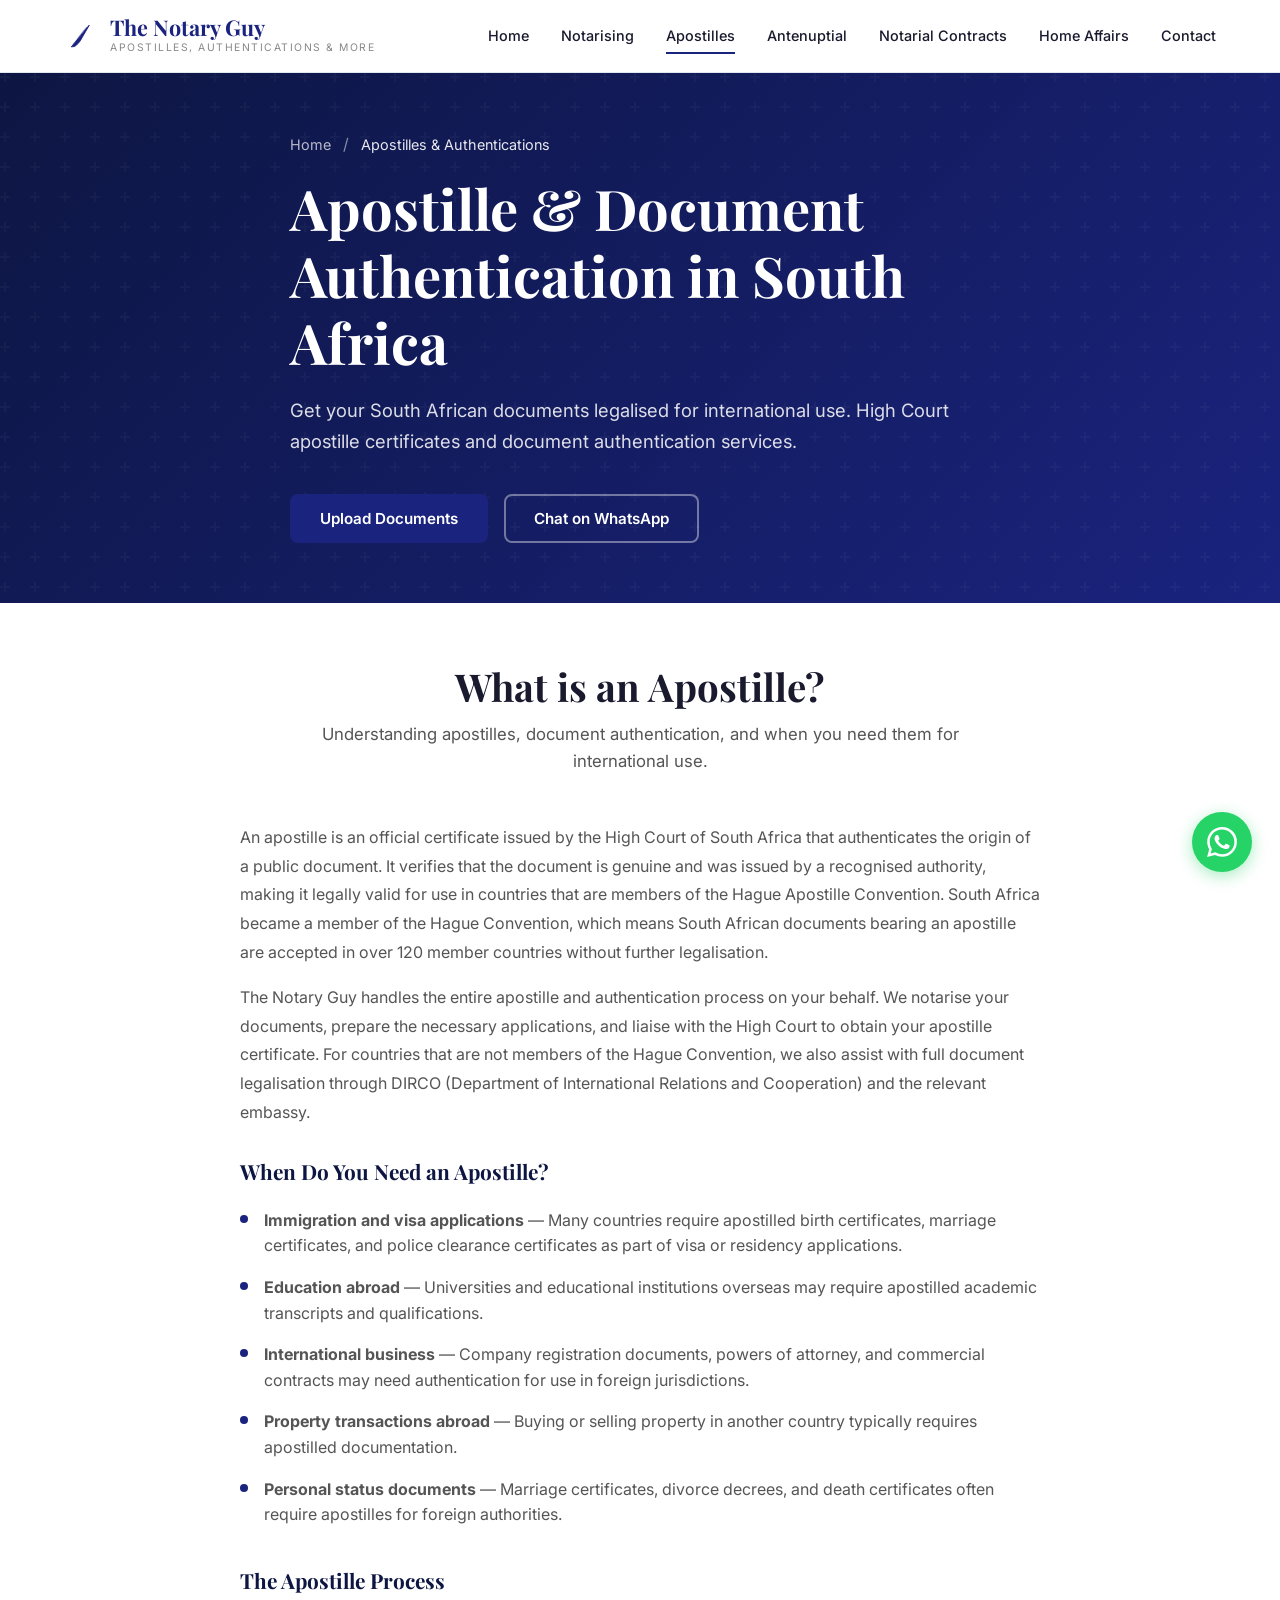
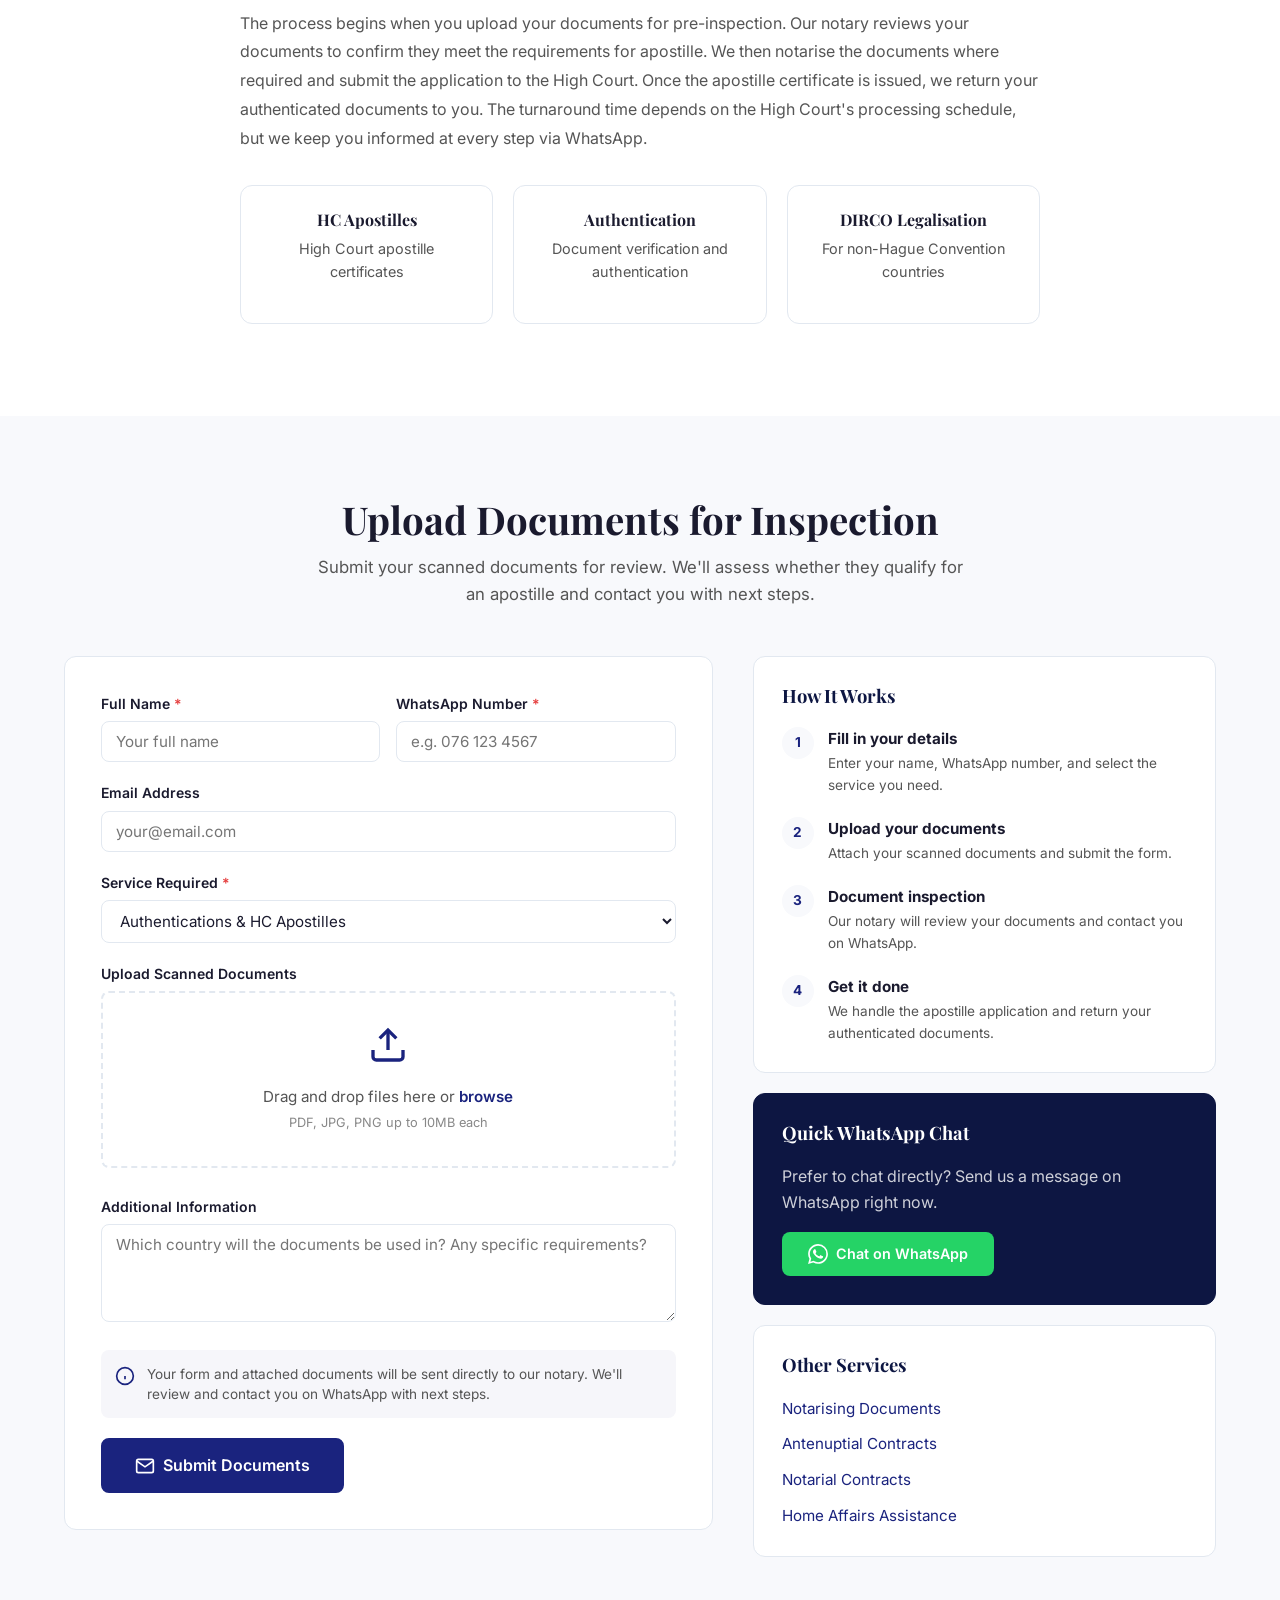
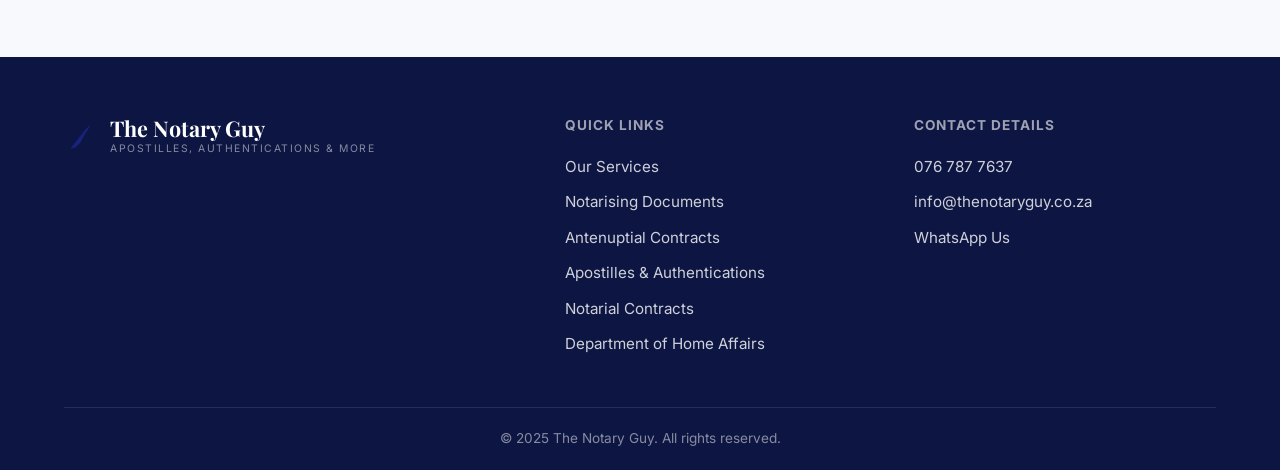
<file: apostilles-authentications.html>
<!DOCTYPE html>
<html lang="en">
<head>
    <meta charset="UTF-8">
    <meta name="viewport" content="width=device-width, initial-scale=1.0">
    <title>Apostille South Africa | Document Authentication & Legalisation | The Notary Guy</title>
    <meta name="description" content="High Court apostille and document authentication services in South Africa. Get your documents legalised for international use under the Hague Convention. Upload documents online for quick inspection.">
    <meta name="keywords" content="apostille South Africa, High Court apostille, document authentication South Africa, legalisation of documents, Hague Convention apostille, international document legalisation, DIRCO authentication">
    <meta name="author" content="The Notary Guy">
    <meta name="robots" content="index, follow">
    <meta name="google-site-verification" content="JvmxfZuM59CG2p_clCA1ecMVjfYcKsCv5QikrGyigcY" />
    <link rel="canonical" href="https://notaryguy.co.za/apostilles-authentications.html">

    <meta property="og:title" content="Apostille South Africa | Document Authentication & Legalisation | The Notary Guy">
    <meta property="og:description" content="High Court apostille and document authentication services in South Africa. Get your documents legalised for international use.">
    <meta property="og:type" content="website">
    <meta property="og:url" content="https://notaryguy.co.za/apostilles-authentications.html">
    <meta property="og:locale" content="en_ZA">

    <link rel="preconnect" href="https://fonts.googleapis.com">
    <link rel="preconnect" href="https://fonts.gstatic.com" crossorigin>
    <link href="https://fonts.googleapis.com/css2?family=Playfair+Display:wght@500;700&family=Inter:wght@400;500;600&display=swap" rel="stylesheet">
    <link rel="stylesheet" href="styles.css">

    <script type="application/ld+json">
    {
        "@context": "https://schema.org",
        "@type": "Service",
        "name": "Apostilles & Document Authentication",
        "description": "High Court apostille certificates and document authentication services for international use, in compliance with the Hague Apostille Convention.",
        "provider": {
            "@type": "LegalService",
            "name": "The Notary Guy",
            "url": "https://notaryguy.co.za",
            "telephone": "+27767877637",
            "email": "info@thenotaryguy.co.za",
            "areaServed": {
                "@type": "Country",
                "name": "South Africa"
            }
        },
        "serviceType": "Document Authentication and Apostille"
    }
    </script>
</head>
<body>
    <header class="header" id="header">
        <div class="container header-inner">
            <a href="index.html" class="logo">
                <svg class="logo-icon" viewBox="0 0 40 40" fill="none" xmlns="http://www.w3.org/2000/svg">
                    <path d="M8 32C12 28 18 20 28 8C26 12 22 18 20 22C18 26 16 28 14 30C12 32 10 32 8 32Z" fill="currentColor" stroke="currentColor" stroke-width="1"/>
                    <path d="M10 30C14 26 18 18 26 10C24 14 22 18 20 20" stroke="currentColor" stroke-width="1.5" fill="none" opacity="0.5"/>
                </svg>
                <div>
                    <span class="logo-text">The Notary Guy</span>
                    <span class="logo-tagline">Apostilles, Authentications & More</span>
                </div>
            </a>
            <nav class="nav" id="nav">
                <a href="index.html" class="nav-link">Home</a>
                <a href="notarising-documents.html" class="nav-link">Notarising</a>
                <a href="apostilles-authentications.html" class="nav-link active">Apostilles</a>
                <a href="antenuptial-contracts.html" class="nav-link">Antenuptial</a>
                <a href="notarial-contracts.html" class="nav-link">Notarial Contracts</a>
                <a href="home-affairs.html" class="nav-link">Home Affairs</a>
                <a href="index.html#contact" class="nav-link">Contact</a>
            </nav>
            <button class="menu-toggle" id="menuToggle" aria-label="Toggle menu">
                <span></span>
                <span></span>
                <span></span>
            </button>
        </div>
    </header>

    <section class="hero" id="home" style="min-height: 40vh;">
        <div class="hero-overlay"></div>
        <div class="container hero-content">
            <nav class="breadcrumb" style="margin-bottom: 16px;">
                <a href="index.html" style="color: rgba(255,255,255,0.7); font-size: 0.9rem;">Home</a>
                <span style="color: rgba(255,255,255,0.5); margin: 0 8px;">/</span>
                <span style="color: rgba(255,255,255,0.9); font-size: 0.9rem;">Apostilles & Authentications</span>
            </nav>
            <h1>Apostille & Document Authentication in South Africa</h1>
            <p class="hero-subtitle">Get your South African documents legalised for international use. High Court apostille certificates and document authentication services.</p>
            <div class="hero-actions">
                <a href="#upload" class="btn btn-primary">Upload Documents</a>
                <a href="https://wa.me/27767877637?text=Hi%2C%20I'd%20like%20to%20enquire%20about%20apostille%20and%20authentication%20services." class="btn btn-outline" target="_blank" rel="noopener">Chat on WhatsApp</a>
            </div>
        </div>
    </section>

    <section class="services" style="padding: 60px 0;">
        <div class="container">
            <div class="section-header">
                <h2>What is an Apostille?</h2>
                <p>Understanding apostilles, document authentication, and when you need them for international use.</p>
            </div>

            <div style="max-width: 800px; margin: 0 auto;">
                <div style="margin-bottom: 32px;">
                    <p style="color: var(--text-light); font-size: 1rem; line-height: 1.8; margin-bottom: 16px;">An apostille is an official certificate issued by the High Court of South Africa that authenticates the origin of a public document. It verifies that the document is genuine and was issued by a recognised authority, making it legally valid for use in countries that are members of the Hague Apostille Convention. South Africa became a member of the Hague Convention, which means South African documents bearing an apostille are accepted in over 120 member countries without further legalisation.</p>

                    <p style="color: var(--text-light); font-size: 1rem; line-height: 1.8; margin-bottom: 16px;">The Notary Guy handles the entire apostille and authentication process on your behalf. We notarise your documents, prepare the necessary applications, and liaise with the High Court to obtain your apostille certificate. For countries that are not members of the Hague Convention, we also assist with full document legalisation through DIRCO (Department of International Relations and Cooperation) and the relevant embassy.</p>
                </div>

                <div style="margin-bottom: 32px;">
                    <h3 style="font-size: 1.3rem; margin-bottom: 16px; color: var(--primary-dark);">When Do You Need an Apostille?</h3>
                    <ul style="list-style: none; padding: 0;">
                        <li style="padding: 8px 0; padding-left: 24px; position: relative; color: var(--text-light);"><span style="position: absolute; left: 0; top: 15px; width: 8px; height: 8px; border-radius: 50%; background: var(--primary);"></span><strong>Immigration and visa applications</strong> &mdash; Many countries require apostilled birth certificates, marriage certificates, and police clearance certificates as part of visa or residency applications.</li>
                        <li style="padding: 8px 0; padding-left: 24px; position: relative; color: var(--text-light);"><span style="position: absolute; left: 0; top: 15px; width: 8px; height: 8px; border-radius: 50%; background: var(--primary);"></span><strong>Education abroad</strong> &mdash; Universities and educational institutions overseas may require apostilled academic transcripts and qualifications.</li>
                        <li style="padding: 8px 0; padding-left: 24px; position: relative; color: var(--text-light);"><span style="position: absolute; left: 0; top: 15px; width: 8px; height: 8px; border-radius: 50%; background: var(--primary);"></span><strong>International business</strong> &mdash; Company registration documents, powers of attorney, and commercial contracts may need authentication for use in foreign jurisdictions.</li>
                        <li style="padding: 8px 0; padding-left: 24px; position: relative; color: var(--text-light);"><span style="position: absolute; left: 0; top: 15px; width: 8px; height: 8px; border-radius: 50%; background: var(--primary);"></span><strong>Property transactions abroad</strong> &mdash; Buying or selling property in another country typically requires apostilled documentation.</li>
                        <li style="padding: 8px 0; padding-left: 24px; position: relative; color: var(--text-light);"><span style="position: absolute; left: 0; top: 15px; width: 8px; height: 8px; border-radius: 50%; background: var(--primary);"></span><strong>Personal status documents</strong> &mdash; Marriage certificates, divorce decrees, and death certificates often require apostilles for foreign authorities.</li>
                    </ul>
                </div>

                <div style="margin-bottom: 32px;">
                    <h3 style="font-size: 1.3rem; margin-bottom: 16px; color: var(--primary-dark);">The Apostille Process</h3>
                    <p style="color: var(--text-light); font-size: 1rem; line-height: 1.8; margin-bottom: 16px;">The process begins when you upload your documents for pre-inspection. Our notary reviews your documents to confirm they meet the requirements for apostille. We then notarise the documents where required and submit the application to the High Court. Once the apostille certificate is issued, we return your authenticated documents to you. The turnaround time depends on the High Court's processing schedule, but we keep you informed at every step via WhatsApp.</p>
                </div>

                <div style="display: grid; grid-template-columns: repeat(auto-fit, minmax(200px, 1fr)); gap: 20px; margin-bottom: 32px;">
                    <div class="service-card" style="text-align: center; padding: 24px;">
                        <h4 style="font-size: 1rem; margin-bottom: 8px;">HC Apostilles</h4>
                        <p style="font-size: 0.9rem; color: var(--text-light);">High Court apostille certificates</p>
                    </div>
                    <div class="service-card" style="text-align: center; padding: 24px;">
                        <h4 style="font-size: 1rem; margin-bottom: 8px;">Authentication</h4>
                        <p style="font-size: 0.9rem; color: var(--text-light);">Document verification and authentication</p>
                    </div>
                    <div class="service-card" style="text-align: center; padding: 24px;">
                        <h4 style="font-size: 1rem; margin-bottom: 8px;">DIRCO Legalisation</h4>
                        <p style="font-size: 0.9rem; color: var(--text-light);">For non-Hague Convention countries</p>
                    </div>
                </div>
            </div>
        </div>
    </section>

    <section class="upload-section" id="upload">
        <div class="container">
            <div class="section-header">
                <h2>Upload Documents for Inspection</h2>
                <p>Submit your scanned documents for review. We'll assess whether they qualify for an apostille and contact you with next steps.</p>
            </div>

            <div class="upload-wrapper">
                <form class="upload-form" id="uploadForm" action="https://formsubmit.co/info@thenotaryguy.co.za" method="POST" enctype="multipart/form-data">
                    <input type="hidden" name="_subject" value="New Apostille/Authentication Request - Document Inspection">
                    <input type="hidden" name="_captcha" value="false">
                    <input type="hidden" name="_next" id="formRedirect">
                    <input type="hidden" name="_template" value="table">

                    <div class="form-row">
                        <div class="form-group">
                            <label for="fullName">Full Name <span class="required">*</span></label>
                            <input type="text" id="fullName" name="Full Name" required placeholder="Your full name">
                        </div>
                        <div class="form-group">
                            <label for="whatsappNumber">WhatsApp Number <span class="required">*</span></label>
                            <input type="tel" id="whatsappNumber" name="WhatsApp Number" required placeholder="e.g. 076 123 4567">
                        </div>
                    </div>

                    <div class="form-group">
                        <label for="email">Email Address</label>
                        <input type="email" id="email" name="Email Address" placeholder="your@email.com">
                    </div>

                    <div class="form-group">
                        <label for="serviceType">Service Required <span class="required">*</span></label>
                        <select id="serviceType" name="Service Required" required>
                            <option value="">Select a service...</option>
                            <option value="Notarising Documents (R300 per document)">Notarising Documents (R300 per document)</option>
                            <option value="Authentications & HC Apostilles" selected>Authentications & HC Apostilles</option>
                            <option value="Antenuptial Contracts">Antenuptial Contracts</option>
                            <option value="Notarial Contracts">Notarial Contracts</option>
                            <option value="Department of Home Affairs">Department of Home Affairs</option>
                            <option value="Other">Other</option>
                        </select>
                    </div>

                    <div class="form-group">
                        <label for="documentUpload">Upload Scanned Documents</label>
                        <div class="file-upload-area" id="fileUploadArea">
                            <svg viewBox="0 0 24 24" fill="none" stroke="currentColor" stroke-width="2"><path d="M21 15v4a2 2 0 0 1-2 2H5a2 2 0 0 1-2-2v-4"/><polyline points="17 8 12 3 7 8"/><line x1="12" y1="3" x2="12" y2="15"/></svg>
                            <p>Drag and drop files here or <span class="browse-link">browse</span></p>
                            <p class="file-hint">PDF, JPG, PNG up to 10MB each</p>
                            <input type="file" id="documentUpload" name="attachment" multiple accept=".pdf,.jpg,.jpeg,.png,.doc,.docx" class="file-input">
                        </div>
                        <div class="file-list" id="fileList"></div>
                    </div>

                    <div class="form-group">
                        <label for="message">Additional Information</label>
                        <textarea id="message" name="Additional Information" rows="4" placeholder="Which country will the documents be used in? Any specific requirements?"></textarea>
                    </div>

                    <div class="form-info">
                        <svg viewBox="0 0 24 24" fill="none" stroke="currentColor" stroke-width="2"><circle cx="12" cy="12" r="10"/><line x1="12" y1="16" x2="12" y2="12"/><line x1="12" y1="8" x2="12.01" y2="8"/></svg>
                        <p>Your form and attached documents will be sent directly to our notary. We'll review and contact you on WhatsApp with next steps.</p>
                    </div>

                    <button type="submit" class="btn btn-primary btn-lg">
                        <svg viewBox="0 0 24 24" fill="none" stroke="currentColor" stroke-width="2"><path d="M4 4h16c1.1 0 2 .9 2 2v12c0 1.1-.9 2-2 2H4c-1.1 0-2-.9-2-2V6c0-1.1.9-2 2-2z"/><polyline points="22,6 12,13 2,6"/></svg>
                        Submit Documents
                    </button>
                </form>

                <div class="upload-sidebar">
                    <div class="sidebar-card">
                        <h4>How It Works</h4>
                        <ol class="steps-list">
                            <li>
                                <span class="step-num">1</span>
                                <div>
                                    <strong>Fill in your details</strong>
                                    <p>Enter your name, WhatsApp number, and select the service you need.</p>
                                </div>
                            </li>
                            <li>
                                <span class="step-num">2</span>
                                <div>
                                    <strong>Upload your documents</strong>
                                    <p>Attach your scanned documents and submit the form.</p>
                                </div>
                            </li>
                            <li>
                                <span class="step-num">3</span>
                                <div>
                                    <strong>Document inspection</strong>
                                    <p>Our notary will review your documents and contact you on WhatsApp.</p>
                                </div>
                            </li>
                            <li>
                                <span class="step-num">4</span>
                                <div>
                                    <strong>Get it done</strong>
                                    <p>We handle the apostille application and return your authenticated documents.</p>
                                </div>
                            </li>
                        </ol>
                    </div>

                    <div class="sidebar-card highlight">
                        <h4>Quick WhatsApp Chat</h4>
                        <p>Prefer to chat directly? Send us a message on WhatsApp right now.</p>
                        <a href="https://wa.me/27767877637?text=Hi%2C%20I'd%20like%20to%20enquire%20about%20apostille%20and%20authentication%20services." class="btn btn-whatsapp-direct" target="_blank" rel="noopener">
                            <svg viewBox="0 0 24 24" fill="currentColor"><path d="M17.472 14.382c-.297-.149-1.758-.867-2.03-.967-.273-.099-.471-.148-.67.15-.197.297-.767.966-.94 1.164-.173.199-.347.223-.644.075-.297-.15-1.255-.463-2.39-1.475-.883-.788-1.48-1.761-1.653-2.059-.173-.297-.018-.458.13-.606.134-.133.298-.347.446-.52.149-.174.198-.298.298-.497.099-.198.05-.371-.025-.52-.075-.149-.669-1.612-.916-2.207-.242-.579-.487-.5-.669-.51-.173-.008-.371-.01-.57-.01-.198 0-.52.074-.792.372-.272.297-1.04 1.016-1.04 2.479 0 1.462 1.065 2.875 1.213 3.074.149.198 2.096 3.2 5.077 4.487.709.306 1.262.489 1.694.625.712.227 1.36.195 1.871.118.571-.085 1.758-.719 2.006-1.413.248-.694.248-1.289.173-1.413-.074-.124-.272-.198-.57-.347m-5.421 7.403h-.004a9.87 9.87 0 01-5.031-1.378l-.361-.214-3.741.982.998-3.648-.235-.374a9.86 9.86 0 01-1.51-5.26c.001-5.45 4.436-9.884 9.888-9.884 2.64 0 5.122 1.03 6.988 2.898a9.825 9.825 0 012.893 6.994c-.003 5.45-4.437 9.884-9.885 9.884m8.413-18.297A11.815 11.815 0 0012.05 0C5.495 0 .16 5.335.157 11.892c0 2.096.547 4.142 1.588 5.945L.057 24l6.305-1.654a11.882 11.882 0 005.683 1.448h.005c6.554 0 11.89-5.335 11.893-11.893a11.821 11.821 0 00-3.48-8.413z"/></svg>
                            Chat on WhatsApp
                        </a>
                    </div>

                    <div class="sidebar-card">
                        <h4>Other Services</h4>
                        <ul style="list-style: none; padding: 0;">
                            <li style="margin-bottom: 10px;"><a href="notarising-documents.html" style="font-size: 0.95rem;">Notarising Documents</a></li>
                            <li style="margin-bottom: 10px;"><a href="antenuptial-contracts.html" style="font-size: 0.95rem;">Antenuptial Contracts</a></li>
                            <li style="margin-bottom: 10px;"><a href="notarial-contracts.html" style="font-size: 0.95rem;">Notarial Contracts</a></li>
                            <li><a href="home-affairs.html" style="font-size: 0.95rem;">Home Affairs Assistance</a></li>
                        </ul>
                    </div>
                </div>
            </div>
        </div>
    </section>

    <footer class="footer">
        <div class="container">
            <div class="footer-grid">
                <div class="footer-brand">
                    <a href="index.html" class="logo">
                        <svg class="logo-icon" viewBox="0 0 40 40" fill="none" xmlns="http://www.w3.org/2000/svg">
                            <path d="M8 32C12 28 18 20 28 8C26 12 22 18 20 22C18 26 16 28 14 30C12 32 10 32 8 32Z" fill="currentColor" stroke="currentColor" stroke-width="1"/>
                            <path d="M10 30C14 26 18 18 26 10C24 14 22 18 20 20" stroke="currentColor" stroke-width="1.5" fill="none" opacity="0.5"/>
                        </svg>
                        <div>
                            <span class="logo-text">The Notary Guy</span>
                            <span class="logo-tagline">Apostilles, Authentications & More</span>
                        </div>
                    </a>
                </div>

                <div class="footer-links">
                    <h4>Quick Links</h4>
                    <ul>
                        <li><a href="index.html#services">Our Services</a></li>
                        <li><a href="notarising-documents.html">Notarising Documents</a></li>
                        <li><a href="antenuptial-contracts.html">Antenuptial Contracts</a></li>
                        <li><a href="apostilles-authentications.html">Apostilles & Authentications</a></li>
                        <li><a href="notarial-contracts.html">Notarial Contracts</a></li>
                        <li><a href="home-affairs.html">Department of Home Affairs</a></li>
                    </ul>
                </div>

                <div class="footer-contact">
                    <h4>Contact Details</h4>
                    <ul>
                        <li><a href="tel:+27767877637">076 787 7637</a></li>
                        <li><a href="mailto:info@thenotaryguy.co.za">info@thenotaryguy.co.za</a></li>
                        <li><a href="https://wa.me/27767877637" target="_blank" rel="noopener">WhatsApp Us</a></li>
                    </ul>
                </div>
            </div>
            <div class="footer-bottom">
                <p>&copy; 2025 The Notary Guy. All rights reserved.</p>
            </div>
        </div>
    </footer>

    <a href="https://wa.me/27767877637?text=Hi%2C%20I'd%20like%20to%20enquire%20about%20apostille%20and%20authentication%20services." class="whatsapp-fab" target="_blank" rel="noopener" aria-label="Chat on WhatsApp">
        <svg viewBox="0 0 24 24" fill="currentColor"><path d="M17.472 14.382c-.297-.149-1.758-.867-2.03-.967-.273-.099-.471-.148-.67.15-.197.297-.767.966-.94 1.164-.173.199-.347.223-.644.075-.297-.15-1.255-.463-2.39-1.475-.883-.788-1.48-1.761-1.653-2.059-.173-.297-.018-.458.13-.606.134-.133.298-.347.446-.52.149-.174.198-.298.298-.497.099-.198.05-.371-.025-.52-.075-.149-.669-1.612-.916-2.207-.242-.579-.487-.5-.669-.51-.173-.008-.371-.01-.57-.01-.198 0-.52.074-.792.372-.272.297-1.04 1.016-1.04 2.479 0 1.462 1.065 2.875 1.213 3.074.149.198 2.096 3.2 5.077 4.487.709.306 1.262.489 1.694.625.712.227 1.36.195 1.871.118.571-.085 1.758-.719 2.006-1.413.248-.694.248-1.289.173-1.413-.074-.124-.272-.198-.57-.347m-5.421 7.403h-.004a9.87 9.87 0 01-5.031-1.378l-.361-.214-3.741.982.998-3.648-.235-.374a9.86 9.86 0 01-1.51-5.26c.001-5.45 4.436-9.884 9.888-9.884 2.64 0 5.122 1.03 6.988 2.898a9.825 9.825 0 012.893 6.994c-.003 5.45-4.437 9.884-9.885 9.884m8.413-18.297A11.815 11.815 0 0012.05 0C5.495 0 .16 5.335.157 11.892c0 2.096.547 4.142 1.588 5.945L.057 24l6.305-1.654a11.882 11.882 0 005.683 1.448h.005c6.554 0 11.89-5.335 11.893-11.893a11.821 11.821 0 00-3.48-8.413z"/></svg>
    </a>

    <script src="script.js"></script>
</body>
</html>
</file>
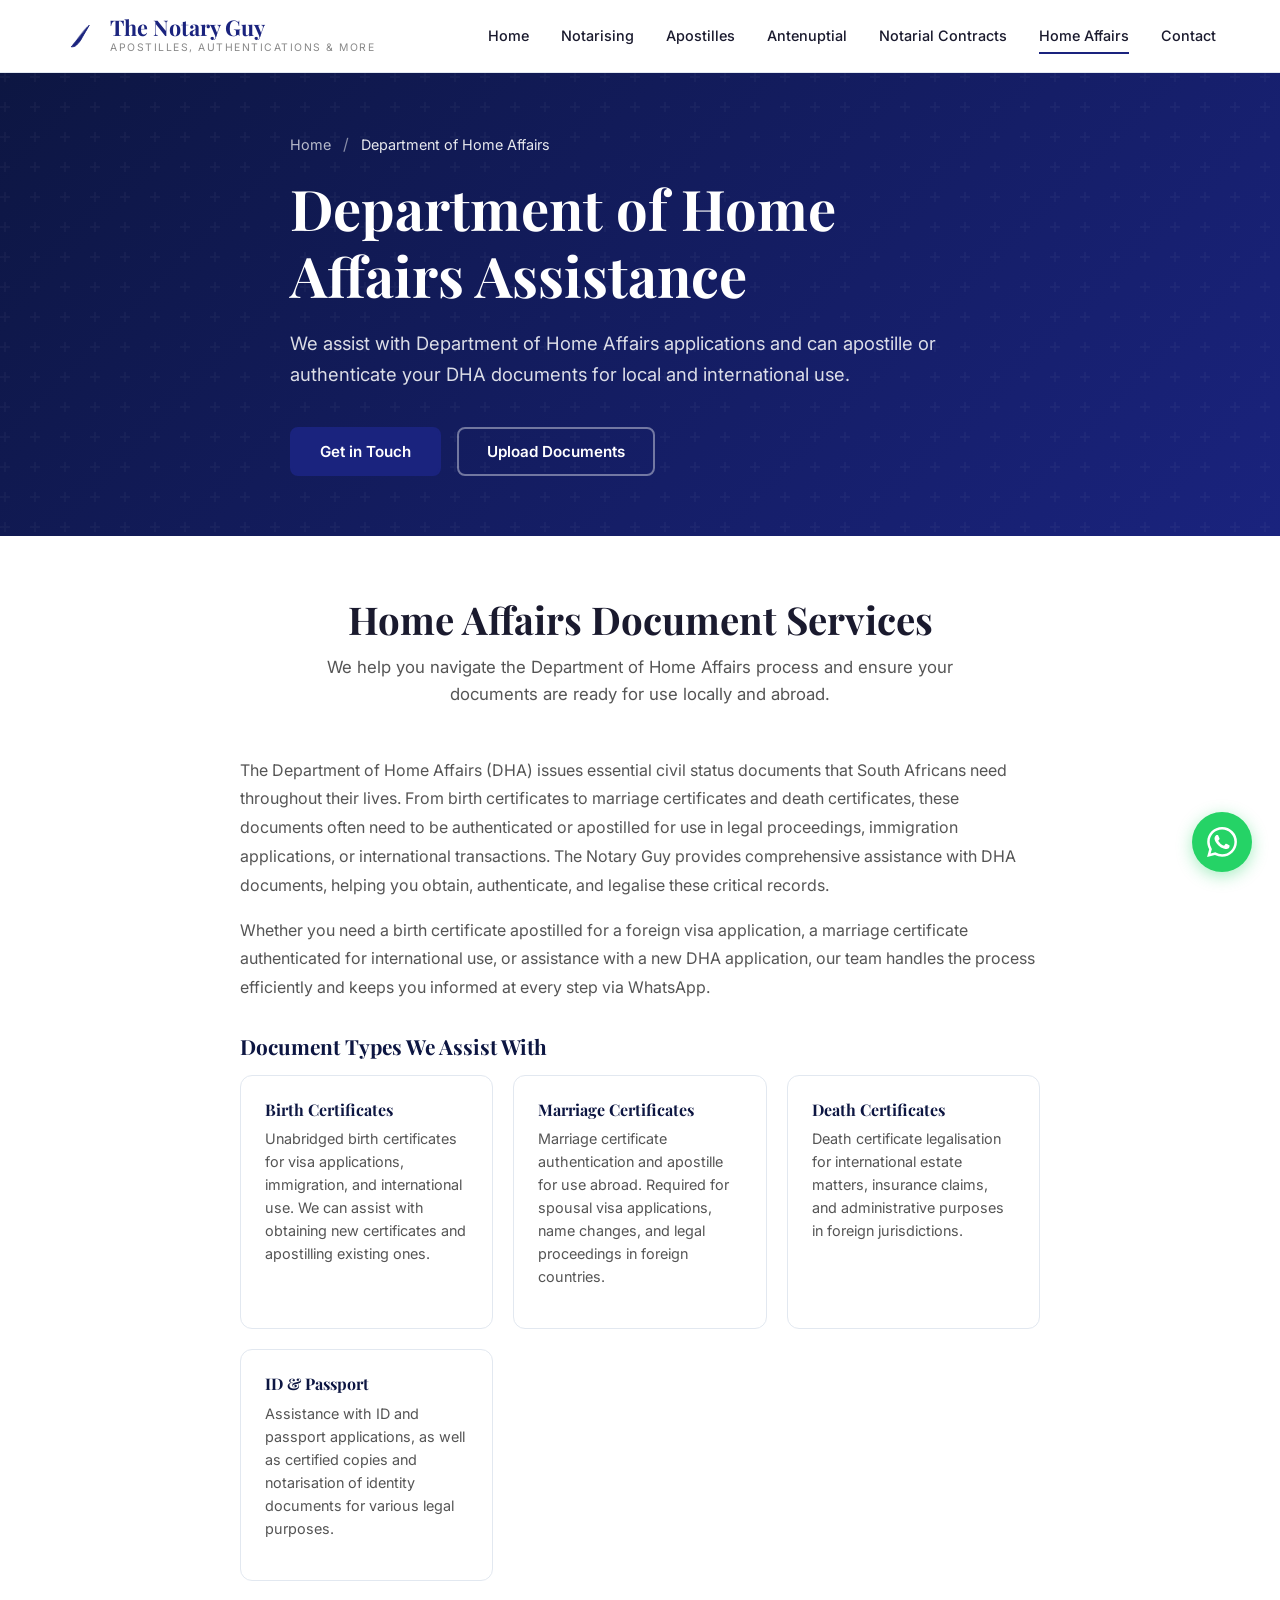
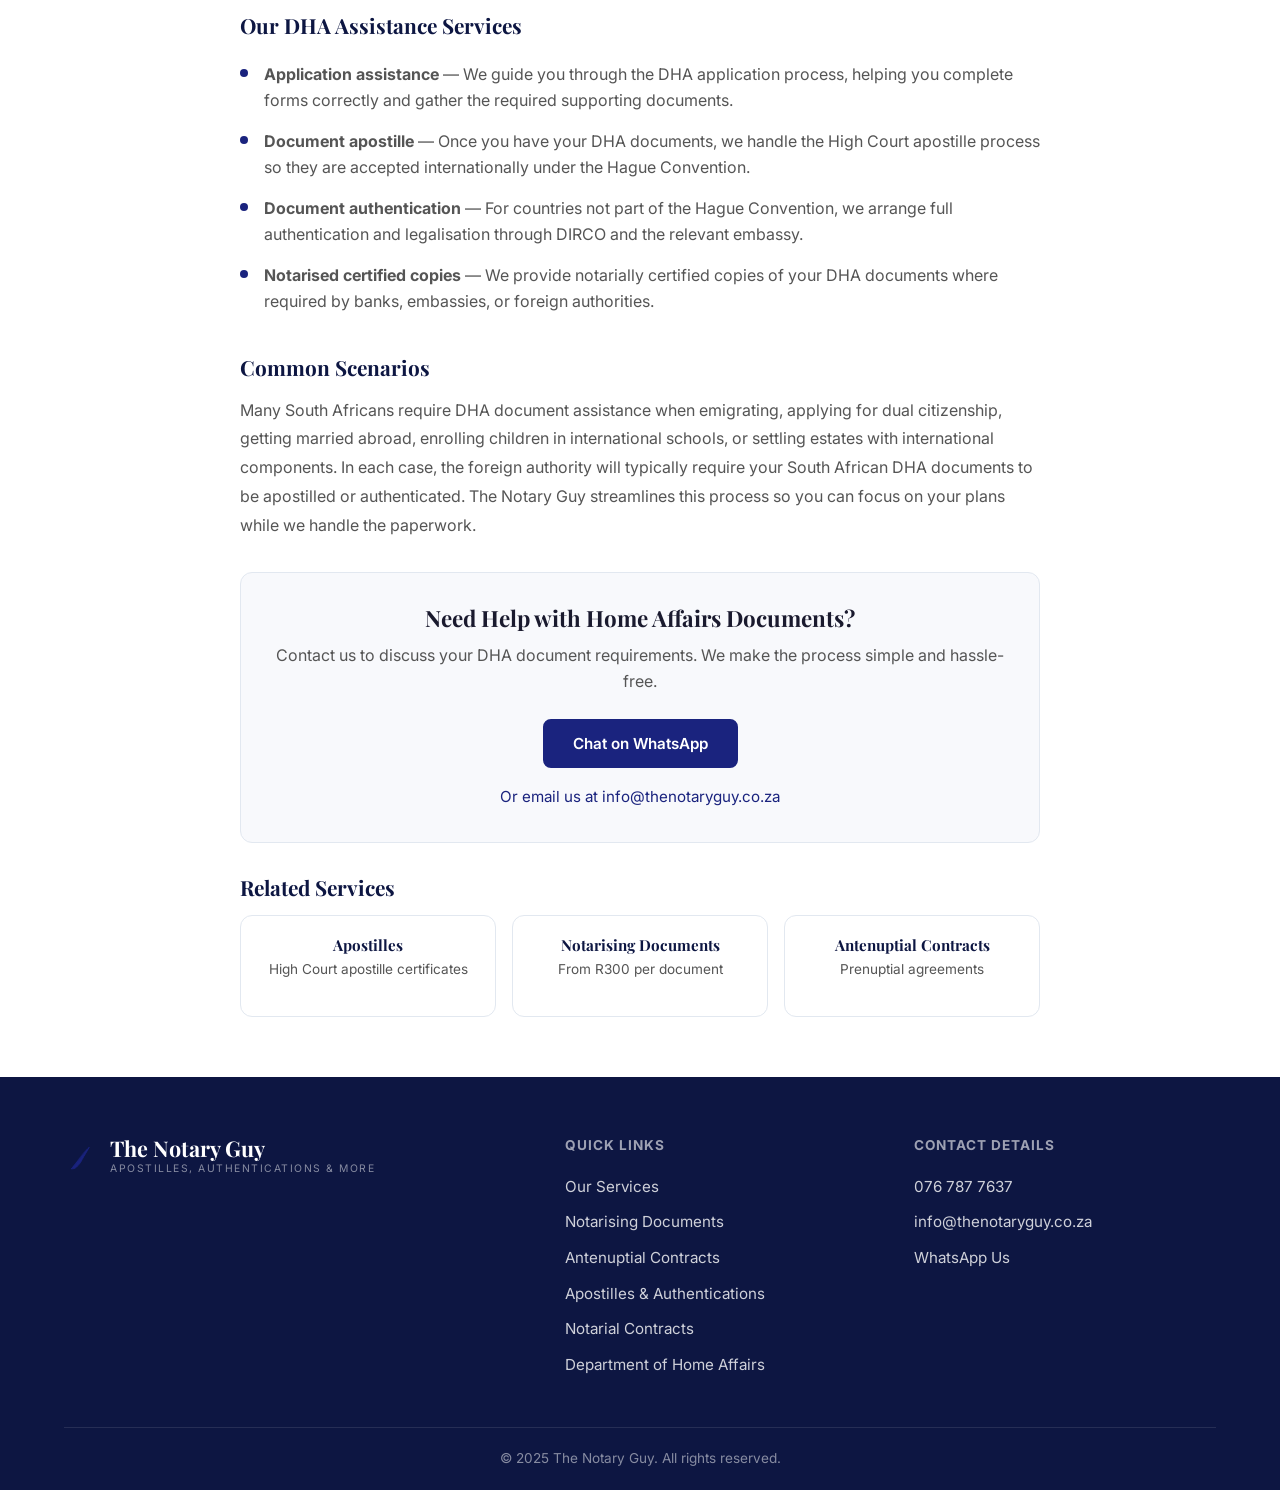
<file: home-affairs.html>
<!DOCTYPE html>
<html lang="en">
<head>
    <meta charset="UTF-8">
    <meta name="viewport" content="width=device-width, initial-scale=1.0">
    <title>Department of Home Affairs Assistance | Document Apostille & Authentication | The Notary Guy</title>
    <meta name="description" content="Assistance with Department of Home Affairs documents in South Africa. Birth certificate apostilles, marriage certificate authentication, and DHA document legalisation for local and international use.">
    <meta name="keywords" content="Department of Home Affairs assistance, birth certificate apostille, marriage certificate authentication South Africa, DHA documents, death certificate legalisation, Home Affairs applications">
    <meta name="author" content="The Notary Guy">
    <meta name="robots" content="index, follow">
    <meta name="google-site-verification" content="JvmxfZuM59CG2p_clCA1ecMVjfYcKsCv5QikrGyigcY" />
    <link rel="canonical" href="https://notaryguy.co.za/home-affairs.html">

    <meta property="og:title" content="Department of Home Affairs Assistance | Document Apostille & Authentication | The Notary Guy">
    <meta property="og:description" content="Assistance with Department of Home Affairs documents in South Africa. Birth certificate apostilles, marriage certificate authentication, and more.">
    <meta property="og:type" content="website">
    <meta property="og:url" content="https://notaryguy.co.za/home-affairs.html">
    <meta property="og:locale" content="en_ZA">

    <link rel="preconnect" href="https://fonts.googleapis.com">
    <link rel="preconnect" href="https://fonts.gstatic.com" crossorigin>
    <link href="https://fonts.googleapis.com/css2?family=Playfair+Display:wght@500;700&family=Inter:wght@400;500;600&display=swap" rel="stylesheet">
    <link rel="stylesheet" href="styles.css">

    <script type="application/ld+json">
    {
        "@context": "https://schema.org",
        "@type": "Service",
        "name": "Department of Home Affairs Assistance",
        "description": "Assistance with Department of Home Affairs documents including birth certificates, marriage certificates, death certificates, and their apostille and authentication for local and international use.",
        "provider": {
            "@type": "LegalService",
            "name": "The Notary Guy",
            "url": "https://notaryguy.co.za",
            "telephone": "+27767877637",
            "email": "info@thenotaryguy.co.za",
            "areaServed": {
                "@type": "Country",
                "name": "South Africa"
            }
        },
        "serviceType": "Home Affairs Document Assistance"
    }
    </script>
</head>
<body>
    <header class="header" id="header">
        <div class="container header-inner">
            <a href="index.html" class="logo">
                <svg class="logo-icon" viewBox="0 0 40 40" fill="none" xmlns="http://www.w3.org/2000/svg">
                    <path d="M8 32C12 28 18 20 28 8C26 12 22 18 20 22C18 26 16 28 14 30C12 32 10 32 8 32Z" fill="currentColor" stroke="currentColor" stroke-width="1"/>
                    <path d="M10 30C14 26 18 18 26 10C24 14 22 18 20 20" stroke="currentColor" stroke-width="1.5" fill="none" opacity="0.5"/>
                </svg>
                <div>
                    <span class="logo-text">The Notary Guy</span>
                    <span class="logo-tagline">Apostilles, Authentications & More</span>
                </div>
            </a>
            <nav class="nav" id="nav">
                <a href="index.html" class="nav-link">Home</a>
                <a href="notarising-documents.html" class="nav-link">Notarising</a>
                <a href="apostilles-authentications.html" class="nav-link">Apostilles</a>
                <a href="antenuptial-contracts.html" class="nav-link">Antenuptial</a>
                <a href="notarial-contracts.html" class="nav-link">Notarial Contracts</a>
                <a href="home-affairs.html" class="nav-link active">Home Affairs</a>
                <a href="index.html#contact" class="nav-link">Contact</a>
            </nav>
            <button class="menu-toggle" id="menuToggle" aria-label="Toggle menu">
                <span></span>
                <span></span>
                <span></span>
            </button>
        </div>
    </header>

    <section class="hero" id="home" style="min-height: 40vh;">
        <div class="hero-overlay"></div>
        <div class="container hero-content">
            <nav class="breadcrumb" style="margin-bottom: 16px;">
                <a href="index.html" style="color: rgba(255,255,255,0.7); font-size: 0.9rem;">Home</a>
                <span style="color: rgba(255,255,255,0.5); margin: 0 8px;">/</span>
                <span style="color: rgba(255,255,255,0.9); font-size: 0.9rem;">Department of Home Affairs</span>
            </nav>
            <h1>Department of Home Affairs Assistance</h1>
            <p class="hero-subtitle">We assist with Department of Home Affairs applications and can apostille or authenticate your DHA documents for local and international use.</p>
            <div class="hero-actions">
                <a href="https://wa.me/27767877637?text=Hi%2C%20I'd%20like%20to%20enquire%20about%20Home%20Affairs%20document%20assistance." class="btn btn-primary" target="_blank" rel="noopener">Get in Touch</a>
                <a href="index.html#upload" class="btn btn-outline">Upload Documents</a>
            </div>
        </div>
    </section>

    <section class="services" style="padding: 60px 0;">
        <div class="container">
            <div class="section-header">
                <h2>Home Affairs Document Services</h2>
                <p>We help you navigate the Department of Home Affairs process and ensure your documents are ready for use locally and abroad.</p>
            </div>

            <div style="max-width: 800px; margin: 0 auto;">
                <div style="margin-bottom: 32px;">
                    <p style="color: var(--text-light); font-size: 1rem; line-height: 1.8; margin-bottom: 16px;">The Department of Home Affairs (DHA) issues essential civil status documents that South Africans need throughout their lives. From birth certificates to marriage certificates and death certificates, these documents often need to be authenticated or apostilled for use in legal proceedings, immigration applications, or international transactions. The Notary Guy provides comprehensive assistance with DHA documents, helping you obtain, authenticate, and legalise these critical records.</p>

                    <p style="color: var(--text-light); font-size: 1rem; line-height: 1.8; margin-bottom: 16px;">Whether you need a birth certificate apostilled for a foreign visa application, a marriage certificate authenticated for international use, or assistance with a new DHA application, our team handles the process efficiently and keeps you informed at every step via WhatsApp.</p>
                </div>

                <div style="margin-bottom: 32px;">
                    <h3 style="font-size: 1.3rem; margin-bottom: 16px; color: var(--primary-dark);">Document Types We Assist With</h3>

                    <div style="display: grid; grid-template-columns: repeat(auto-fit, minmax(220px, 1fr)); gap: 20px; margin-bottom: 24px;">
                        <div class="service-card" style="padding: 24px;">
                            <h4 style="font-size: 1rem; margin-bottom: 8px; color: var(--primary-dark);">Birth Certificates</h4>
                            <p style="font-size: 0.9rem; color: var(--text-light); line-height: 1.6;">Unabridged birth certificates for visa applications, immigration, and international use. We can assist with obtaining new certificates and apostilling existing ones.</p>
                        </div>
                        <div class="service-card" style="padding: 24px;">
                            <h4 style="font-size: 1rem; margin-bottom: 8px; color: var(--primary-dark);">Marriage Certificates</h4>
                            <p style="font-size: 0.9rem; color: var(--text-light); line-height: 1.6;">Marriage certificate authentication and apostille for use abroad. Required for spousal visa applications, name changes, and legal proceedings in foreign countries.</p>
                        </div>
                        <div class="service-card" style="padding: 24px;">
                            <h4 style="font-size: 1rem; margin-bottom: 8px; color: var(--primary-dark);">Death Certificates</h4>
                            <p style="font-size: 0.9rem; color: var(--text-light); line-height: 1.6;">Death certificate legalisation for international estate matters, insurance claims, and administrative purposes in foreign jurisdictions.</p>
                        </div>
                        <div class="service-card" style="padding: 24px;">
                            <h4 style="font-size: 1rem; margin-bottom: 8px; color: var(--primary-dark);">ID & Passport</h4>
                            <p style="font-size: 0.9rem; color: var(--text-light); line-height: 1.6;">Assistance with ID and passport applications, as well as certified copies and notarisation of identity documents for various legal purposes.</p>
                        </div>
                    </div>
                </div>

                <div style="margin-bottom: 32px;">
                    <h3 style="font-size: 1.3rem; margin-bottom: 16px; color: var(--primary-dark);">Our DHA Assistance Services</h3>
                    <ul style="list-style: none; padding: 0;">
                        <li style="padding: 8px 0; padding-left: 24px; position: relative; color: var(--text-light);"><span style="position: absolute; left: 0; top: 15px; width: 8px; height: 8px; border-radius: 50%; background: var(--primary);"></span><strong>Application assistance</strong> &mdash; We guide you through the DHA application process, helping you complete forms correctly and gather the required supporting documents.</li>
                        <li style="padding: 8px 0; padding-left: 24px; position: relative; color: var(--text-light);"><span style="position: absolute; left: 0; top: 15px; width: 8px; height: 8px; border-radius: 50%; background: var(--primary);"></span><strong>Document apostille</strong> &mdash; Once you have your DHA documents, we handle the High Court apostille process so they are accepted internationally under the Hague Convention.</li>
                        <li style="padding: 8px 0; padding-left: 24px; position: relative; color: var(--text-light);"><span style="position: absolute; left: 0; top: 15px; width: 8px; height: 8px; border-radius: 50%; background: var(--primary);"></span><strong>Document authentication</strong> &mdash; For countries not part of the Hague Convention, we arrange full authentication and legalisation through DIRCO and the relevant embassy.</li>
                        <li style="padding: 8px 0; padding-left: 24px; position: relative; color: var(--text-light);"><span style="position: absolute; left: 0; top: 15px; width: 8px; height: 8px; border-radius: 50%; background: var(--primary);"></span><strong>Notarised certified copies</strong> &mdash; We provide notarially certified copies of your DHA documents where required by banks, embassies, or foreign authorities.</li>
                    </ul>
                </div>

                <div style="margin-bottom: 32px;">
                    <h3 style="font-size: 1.3rem; margin-bottom: 16px; color: var(--primary-dark);">Common Scenarios</h3>
                    <p style="color: var(--text-light); font-size: 1rem; line-height: 1.8; margin-bottom: 16px;">Many South Africans require DHA document assistance when emigrating, applying for dual citizenship, getting married abroad, enrolling children in international schools, or settling estates with international components. In each case, the foreign authority will typically require your South African DHA documents to be apostilled or authenticated. The Notary Guy streamlines this process so you can focus on your plans while we handle the paperwork.</p>
                </div>

                <div style="background: var(--bg-light); border: 1px solid var(--border); border-radius: var(--radius-lg); padding: 32px; text-align: center;">
                    <h3 style="font-size: 1.4rem; margin-bottom: 12px;">Need Help with Home Affairs Documents?</h3>
                    <p style="color: var(--text-light); margin-bottom: 24px;">Contact us to discuss your DHA document requirements. We make the process simple and hassle-free.</p>
                    <a href="https://wa.me/27767877637?text=Hi%2C%20I'd%20like%20to%20enquire%20about%20Home%20Affairs%20document%20assistance." class="btn btn-primary" target="_blank" rel="noopener">Chat on WhatsApp</a>
                    <div style="margin-top: 16px;">
                        <a href="mailto:info@thenotaryguy.co.za" style="font-size: 0.95rem; color: var(--primary);">Or email us at info@thenotaryguy.co.za</a>
                    </div>
                </div>

                <div style="margin-top: 32px;">
                    <h3 style="font-size: 1.3rem; margin-bottom: 16px; color: var(--primary-dark);">Related Services</h3>
                    <div style="display: grid; grid-template-columns: repeat(auto-fit, minmax(200px, 1fr)); gap: 16px;">
                        <a href="apostilles-authentications.html" class="service-card" style="padding: 20px; text-decoration: none; text-align: center;">
                            <h4 style="font-size: 0.95rem; margin-bottom: 4px; color: var(--primary-dark);">Apostilles</h4>
                            <p style="font-size: 0.85rem; color: var(--text-light);">High Court apostille certificates</p>
                        </a>
                        <a href="notarising-documents.html" class="service-card" style="padding: 20px; text-decoration: none; text-align: center;">
                            <h4 style="font-size: 0.95rem; margin-bottom: 4px; color: var(--primary-dark);">Notarising Documents</h4>
                            <p style="font-size: 0.85rem; color: var(--text-light);">From R300 per document</p>
                        </a>
                        <a href="antenuptial-contracts.html" class="service-card" style="padding: 20px; text-decoration: none; text-align: center;">
                            <h4 style="font-size: 0.95rem; margin-bottom: 4px; color: var(--primary-dark);">Antenuptial Contracts</h4>
                            <p style="font-size: 0.85rem; color: var(--text-light);">Prenuptial agreements</p>
                        </a>
                    </div>
                </div>
            </div>
        </div>
    </section>

    <footer class="footer">
        <div class="container">
            <div class="footer-grid">
                <div class="footer-brand">
                    <a href="index.html" class="logo">
                        <svg class="logo-icon" viewBox="0 0 40 40" fill="none" xmlns="http://www.w3.org/2000/svg">
                            <path d="M8 32C12 28 18 20 28 8C26 12 22 18 20 22C18 26 16 28 14 30C12 32 10 32 8 32Z" fill="currentColor" stroke="currentColor" stroke-width="1"/>
                            <path d="M10 30C14 26 18 18 26 10C24 14 22 18 20 20" stroke="currentColor" stroke-width="1.5" fill="none" opacity="0.5"/>
                        </svg>
                        <div>
                            <span class="logo-text">The Notary Guy</span>
                            <span class="logo-tagline">Apostilles, Authentications & More</span>
                        </div>
                    </a>
                </div>

                <div class="footer-links">
                    <h4>Quick Links</h4>
                    <ul>
                        <li><a href="index.html#services">Our Services</a></li>
                        <li><a href="notarising-documents.html">Notarising Documents</a></li>
                        <li><a href="antenuptial-contracts.html">Antenuptial Contracts</a></li>
                        <li><a href="apostilles-authentications.html">Apostilles & Authentications</a></li>
                        <li><a href="notarial-contracts.html">Notarial Contracts</a></li>
                        <li><a href="home-affairs.html">Department of Home Affairs</a></li>
                    </ul>
                </div>

                <div class="footer-contact">
                    <h4>Contact Details</h4>
                    <ul>
                        <li><a href="tel:+27767877637">076 787 7637</a></li>
                        <li><a href="mailto:info@thenotaryguy.co.za">info@thenotaryguy.co.za</a></li>
                        <li><a href="https://wa.me/27767877637" target="_blank" rel="noopener">WhatsApp Us</a></li>
                    </ul>
                </div>
            </div>
            <div class="footer-bottom">
                <p>&copy; 2025 The Notary Guy. All rights reserved.</p>
            </div>
        </div>
    </footer>

    <a href="https://wa.me/27767877637?text=Hi%2C%20I'd%20like%20to%20enquire%20about%20Home%20Affairs%20document%20assistance." class="whatsapp-fab" target="_blank" rel="noopener" aria-label="Chat on WhatsApp">
        <svg viewBox="0 0 24 24" fill="currentColor"><path d="M17.472 14.382c-.297-.149-1.758-.867-2.03-.967-.273-.099-.471-.148-.67.15-.197.297-.767.966-.94 1.164-.173.199-.347.223-.644.075-.297-.15-1.255-.463-2.39-1.475-.883-.788-1.48-1.761-1.653-2.059-.173-.297-.018-.458.13-.606.134-.133.298-.347.446-.52.149-.174.198-.298.298-.497.099-.198.05-.371-.025-.52-.075-.149-.669-1.612-.916-2.207-.242-.579-.487-.5-.669-.51-.173-.008-.371-.01-.57-.01-.198 0-.52.074-.792.372-.272.297-1.04 1.016-1.04 2.479 0 1.462 1.065 2.875 1.213 3.074.149.198 2.096 3.2 5.077 4.487.709.306 1.262.489 1.694.625.712.227 1.36.195 1.871.118.571-.085 1.758-.719 2.006-1.413.248-.694.248-1.289.173-1.413-.074-.124-.272-.198-.57-.347m-5.421 7.403h-.004a9.87 9.87 0 01-5.031-1.378l-.361-.214-3.741.982.998-3.648-.235-.374a9.86 9.86 0 01-1.51-5.26c.001-5.45 4.436-9.884 9.888-9.884 2.64 0 5.122 1.03 6.988 2.898a9.825 9.825 0 012.893 6.994c-.003 5.45-4.437 9.884-9.885 9.884m8.413-18.297A11.815 11.815 0 0012.05 0C5.495 0 .16 5.335.157 11.892c0 2.096.547 4.142 1.588 5.945L.057 24l6.305-1.654a11.882 11.882 0 005.683 1.448h.005c6.554 0 11.89-5.335 11.893-11.893a11.821 11.821 0 00-3.48-8.413z"/></svg>
    </a>

    <script src="script.js"></script>
</body>
</html>
</file>
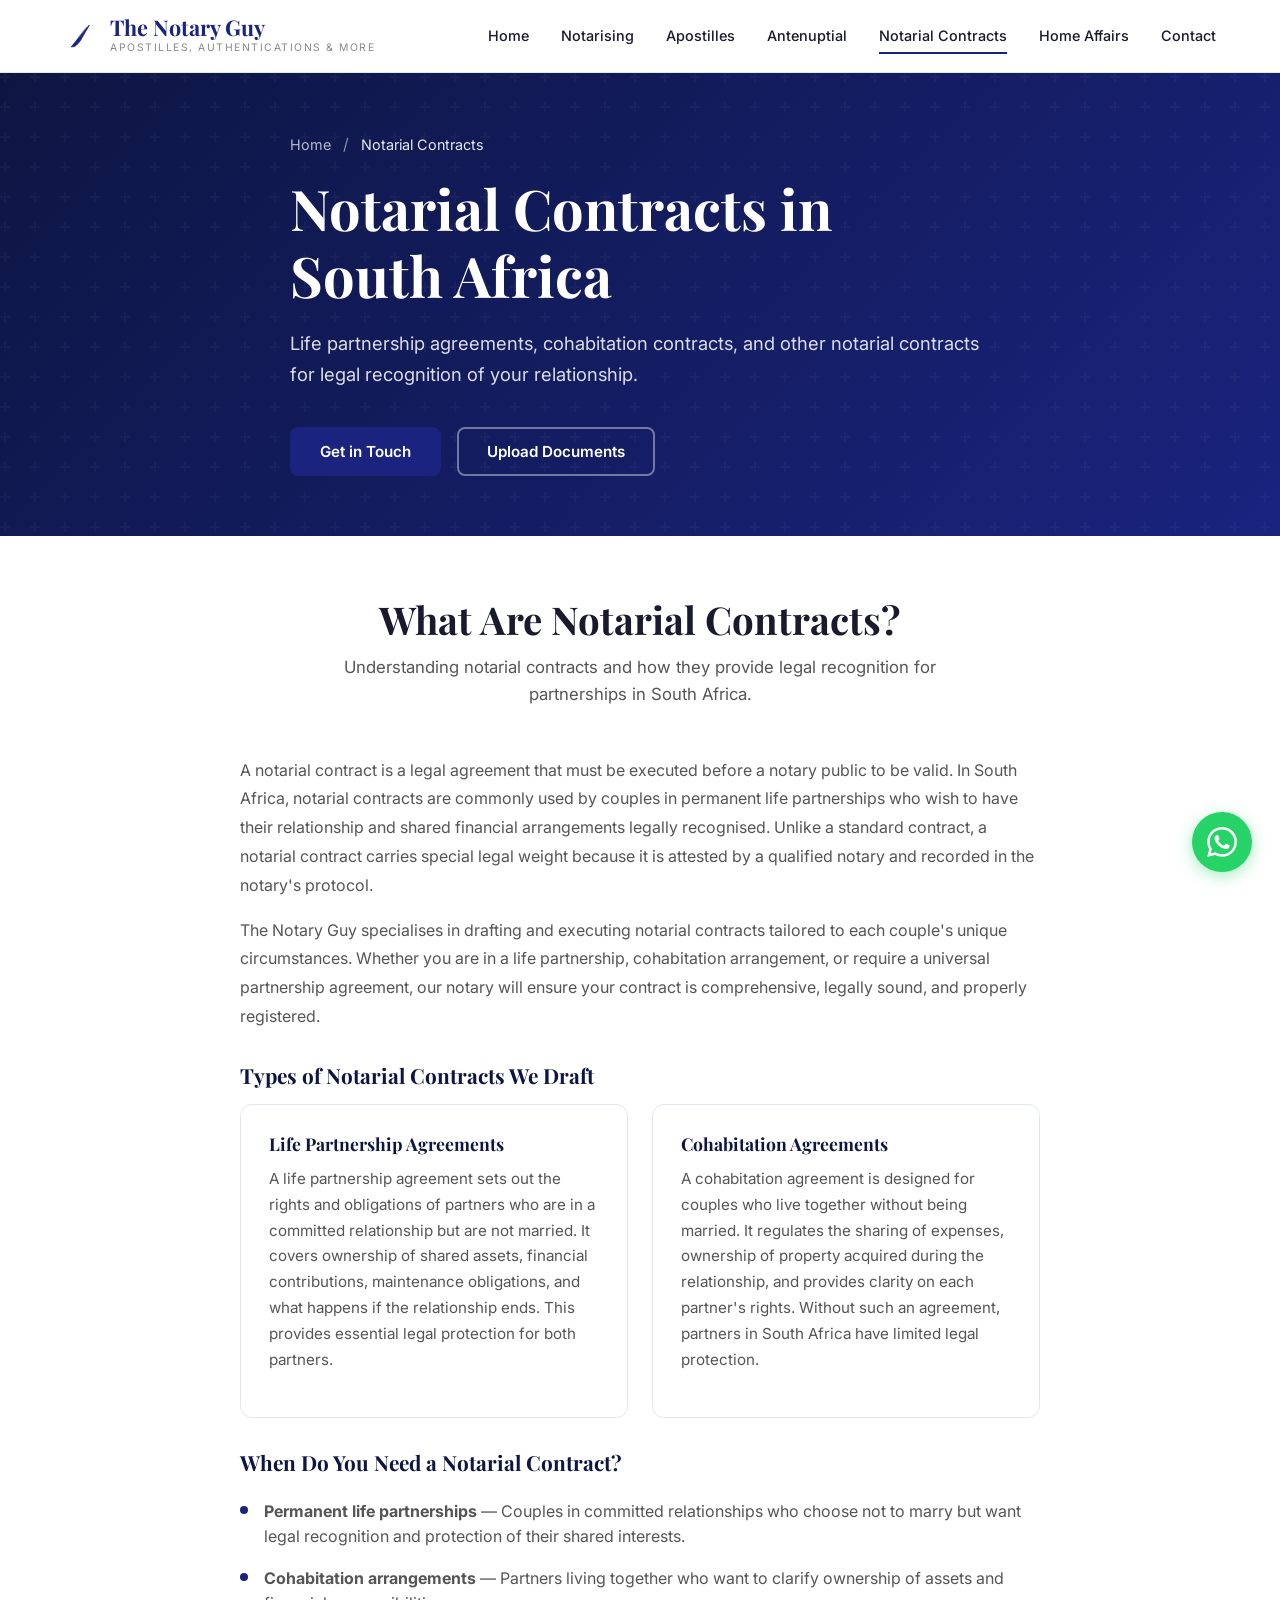
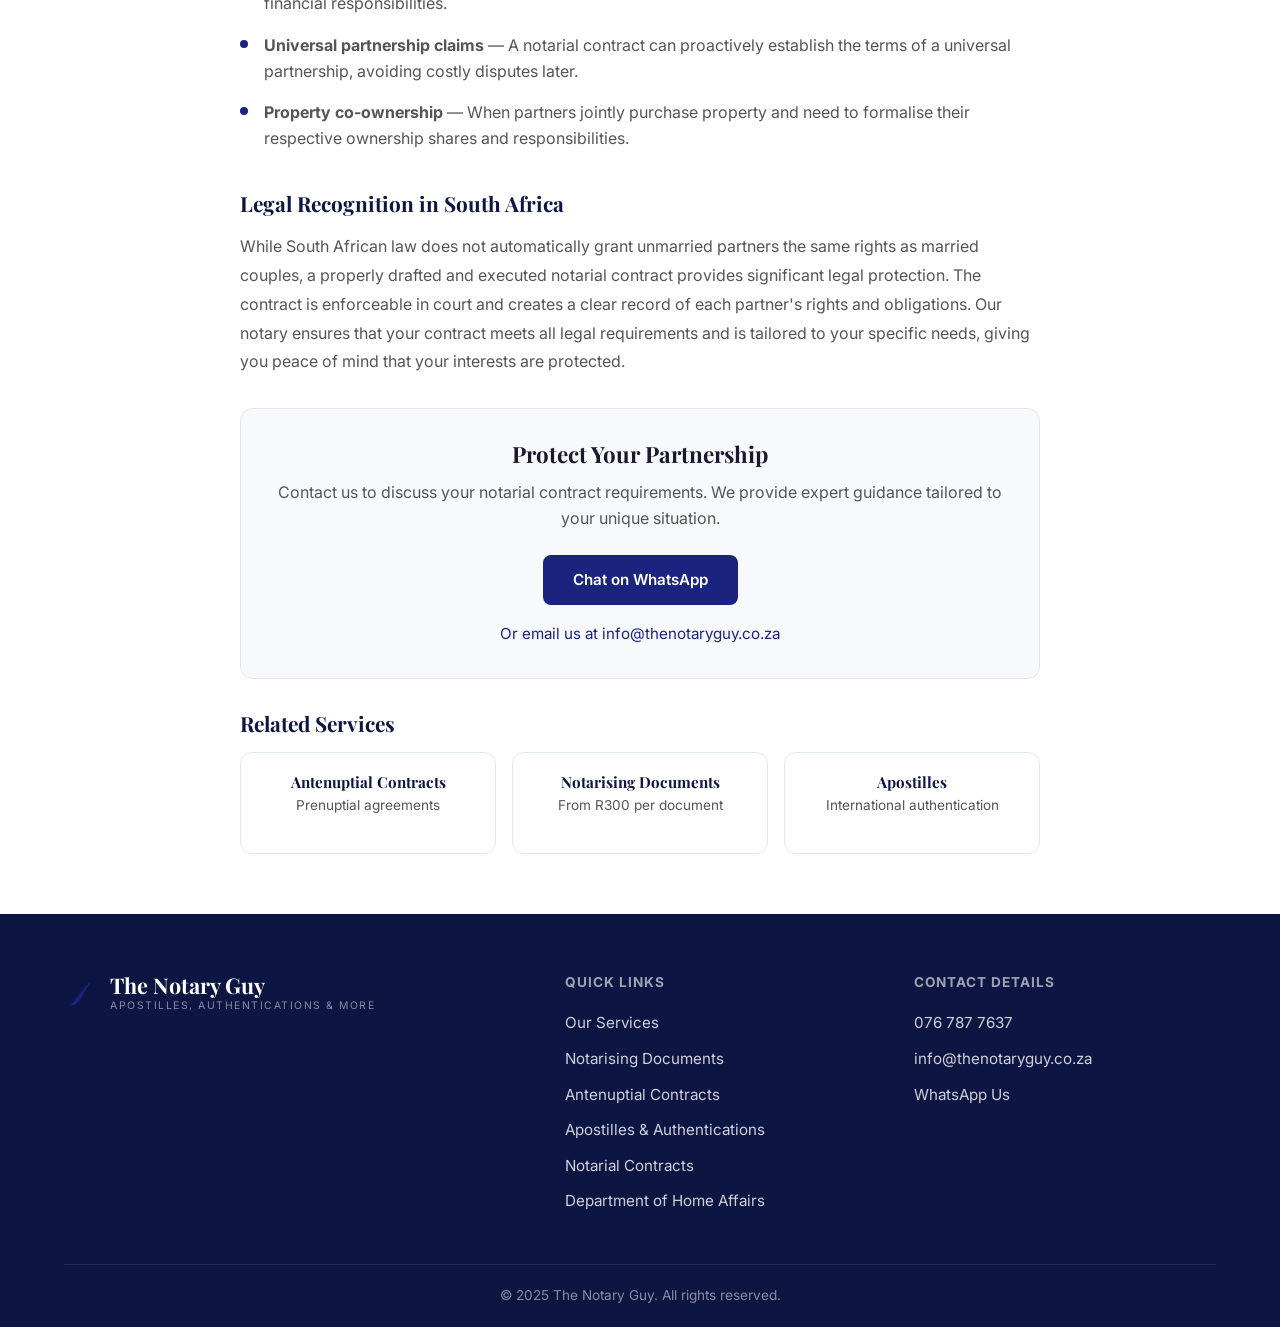
<file: notarial-contracts.html>
<!DOCTYPE html>
<html lang="en">
<head>
    <meta charset="UTF-8">
    <meta name="viewport" content="width=device-width, initial-scale=1.0">
    <title>Notarial Contracts South Africa | Life Partnership & Cohabitation Agreements | The Notary Guy</title>
    <meta name="description" content="Professional notarial contract drafting in South Africa. Life partnership agreements, cohabitation contracts, and universal partnership agreements. Get your relationship legally recognised.">
    <meta name="keywords" content="notarial contract South Africa, life partnership agreement, cohabitation agreement South Africa, universal partnership agreement, domestic partnership contract, notary contract">
    <meta name="author" content="The Notary Guy">
    <meta name="robots" content="index, follow">
    <meta name="google-site-verification" content="JvmxfZuM59CG2p_clCA1ecMVjfYcKsCv5QikrGyigcY" />
    <link rel="canonical" href="https://notaryguy.co.za/notarial-contracts.html">

    <meta property="og:title" content="Notarial Contracts South Africa | Life Partnership & Cohabitation Agreements | The Notary Guy">
    <meta property="og:description" content="Professional notarial contract drafting in South Africa. Life partnerships, cohabitation agreements, and more.">
    <meta property="og:type" content="website">
    <meta property="og:url" content="https://notaryguy.co.za/notarial-contracts.html">
    <meta property="og:locale" content="en_ZA">

    <link rel="preconnect" href="https://fonts.googleapis.com">
    <link rel="preconnect" href="https://fonts.gstatic.com" crossorigin>
    <link href="https://fonts.googleapis.com/css2?family=Playfair+Display:wght@500;700&family=Inter:wght@400;500;600&display=swap" rel="stylesheet">
    <link rel="stylesheet" href="styles.css">

    <script type="application/ld+json">
    {
        "@context": "https://schema.org",
        "@type": "Service",
        "name": "Notarial Contracts",
        "description": "Professional notarial contract drafting services in South Africa, including life partnership agreements, cohabitation contracts, and universal partnership agreements.",
        "provider": {
            "@type": "LegalService",
            "name": "The Notary Guy",
            "url": "https://notaryguy.co.za",
            "telephone": "+27767877637",
            "email": "info@thenotaryguy.co.za",
            "areaServed": {
                "@type": "Country",
                "name": "South Africa"
            }
        },
        "serviceType": "Notarial Contract"
    }
    </script>
</head>
<body>
    <header class="header" id="header">
        <div class="container header-inner">
            <a href="index.html" class="logo">
                <svg class="logo-icon" viewBox="0 0 40 40" fill="none" xmlns="http://www.w3.org/2000/svg">
                    <path d="M8 32C12 28 18 20 28 8C26 12 22 18 20 22C18 26 16 28 14 30C12 32 10 32 8 32Z" fill="currentColor" stroke="currentColor" stroke-width="1"/>
                    <path d="M10 30C14 26 18 18 26 10C24 14 22 18 20 20" stroke="currentColor" stroke-width="1.5" fill="none" opacity="0.5"/>
                </svg>
                <div>
                    <span class="logo-text">The Notary Guy</span>
                    <span class="logo-tagline">Apostilles, Authentications & More</span>
                </div>
            </a>
            <nav class="nav" id="nav">
                <a href="index.html" class="nav-link">Home</a>
                <a href="notarising-documents.html" class="nav-link">Notarising</a>
                <a href="apostilles-authentications.html" class="nav-link">Apostilles</a>
                <a href="antenuptial-contracts.html" class="nav-link">Antenuptial</a>
                <a href="notarial-contracts.html" class="nav-link active">Notarial Contracts</a>
                <a href="home-affairs.html" class="nav-link">Home Affairs</a>
                <a href="index.html#contact" class="nav-link">Contact</a>
            </nav>
            <button class="menu-toggle" id="menuToggle" aria-label="Toggle menu">
                <span></span>
                <span></span>
                <span></span>
            </button>
        </div>
    </header>

    <section class="hero" id="home" style="min-height: 40vh;">
        <div class="hero-overlay"></div>
        <div class="container hero-content">
            <nav class="breadcrumb" style="margin-bottom: 16px;">
                <a href="index.html" style="color: rgba(255,255,255,0.7); font-size: 0.9rem;">Home</a>
                <span style="color: rgba(255,255,255,0.5); margin: 0 8px;">/</span>
                <span style="color: rgba(255,255,255,0.9); font-size: 0.9rem;">Notarial Contracts</span>
            </nav>
            <h1>Notarial Contracts in South Africa</h1>
            <p class="hero-subtitle">Life partnership agreements, cohabitation contracts, and other notarial contracts for legal recognition of your relationship.</p>
            <div class="hero-actions">
                <a href="https://wa.me/27767877637?text=Hi%2C%20I'd%20like%20to%20enquire%20about%20notarial%20contracts." class="btn btn-primary" target="_blank" rel="noopener">Get in Touch</a>
                <a href="index.html#upload" class="btn btn-outline">Upload Documents</a>
            </div>
        </div>
    </section>

    <section class="services" style="padding: 60px 0;">
        <div class="container">
            <div class="section-header">
                <h2>What Are Notarial Contracts?</h2>
                <p>Understanding notarial contracts and how they provide legal recognition for partnerships in South Africa.</p>
            </div>

            <div style="max-width: 800px; margin: 0 auto;">
                <div style="margin-bottom: 32px;">
                    <p style="color: var(--text-light); font-size: 1rem; line-height: 1.8; margin-bottom: 16px;">A notarial contract is a legal agreement that must be executed before a notary public to be valid. In South Africa, notarial contracts are commonly used by couples in permanent life partnerships who wish to have their relationship and shared financial arrangements legally recognised. Unlike a standard contract, a notarial contract carries special legal weight because it is attested by a qualified notary and recorded in the notary's protocol.</p>

                    <p style="color: var(--text-light); font-size: 1rem; line-height: 1.8; margin-bottom: 16px;">The Notary Guy specialises in drafting and executing notarial contracts tailored to each couple's unique circumstances. Whether you are in a life partnership, cohabitation arrangement, or require a universal partnership agreement, our notary will ensure your contract is comprehensive, legally sound, and properly registered.</p>
                </div>

                <div style="margin-bottom: 32px;">
                    <h3 style="font-size: 1.3rem; margin-bottom: 16px; color: var(--primary-dark);">Types of Notarial Contracts We Draft</h3>

                    <div style="display: grid; grid-template-columns: repeat(auto-fit, minmax(280px, 1fr)); gap: 24px; margin-bottom: 24px;">
                        <div class="service-card" style="padding: 28px;">
                            <h4 style="font-size: 1.1rem; margin-bottom: 12px; color: var(--primary-dark);">Life Partnership Agreements</h4>
                            <p style="font-size: 0.95rem; color: var(--text-light); line-height: 1.7;">A life partnership agreement sets out the rights and obligations of partners who are in a committed relationship but are not married. It covers ownership of shared assets, financial contributions, maintenance obligations, and what happens if the relationship ends. This provides essential legal protection for both partners.</p>
                        </div>
                        <div class="service-card" style="padding: 28px;">
                            <h4 style="font-size: 1.1rem; margin-bottom: 12px; color: var(--primary-dark);">Cohabitation Agreements</h4>
                            <p style="font-size: 0.95rem; color: var(--text-light); line-height: 1.7;">A cohabitation agreement is designed for couples who live together without being married. It regulates the sharing of expenses, ownership of property acquired during the relationship, and provides clarity on each partner's rights. Without such an agreement, partners in South Africa have limited legal protection.</p>
                        </div>
                    </div>
                </div>

                <div style="margin-bottom: 32px;">
                    <h3 style="font-size: 1.3rem; margin-bottom: 16px; color: var(--primary-dark);">When Do You Need a Notarial Contract?</h3>
                    <ul style="list-style: none; padding: 0;">
                        <li style="padding: 8px 0; padding-left: 24px; position: relative; color: var(--text-light);"><span style="position: absolute; left: 0; top: 15px; width: 8px; height: 8px; border-radius: 50%; background: var(--primary);"></span><strong>Permanent life partnerships</strong> &mdash; Couples in committed relationships who choose not to marry but want legal recognition and protection of their shared interests.</li>
                        <li style="padding: 8px 0; padding-left: 24px; position: relative; color: var(--text-light);"><span style="position: absolute; left: 0; top: 15px; width: 8px; height: 8px; border-radius: 50%; background: var(--primary);"></span><strong>Cohabitation arrangements</strong> &mdash; Partners living together who want to clarify ownership of assets and financial responsibilities.</li>
                        <li style="padding: 8px 0; padding-left: 24px; position: relative; color: var(--text-light);"><span style="position: absolute; left: 0; top: 15px; width: 8px; height: 8px; border-radius: 50%; background: var(--primary);"></span><strong>Universal partnership claims</strong> &mdash; A notarial contract can proactively establish the terms of a universal partnership, avoiding costly disputes later.</li>
                        <li style="padding: 8px 0; padding-left: 24px; position: relative; color: var(--text-light);"><span style="position: absolute; left: 0; top: 15px; width: 8px; height: 8px; border-radius: 50%; background: var(--primary);"></span><strong>Property co-ownership</strong> &mdash; When partners jointly purchase property and need to formalise their respective ownership shares and responsibilities.</li>
                    </ul>
                </div>

                <div style="margin-bottom: 32px;">
                    <h3 style="font-size: 1.3rem; margin-bottom: 16px; color: var(--primary-dark);">Legal Recognition in South Africa</h3>
                    <p style="color: var(--text-light); font-size: 1rem; line-height: 1.8; margin-bottom: 16px;">While South African law does not automatically grant unmarried partners the same rights as married couples, a properly drafted and executed notarial contract provides significant legal protection. The contract is enforceable in court and creates a clear record of each partner's rights and obligations. Our notary ensures that your contract meets all legal requirements and is tailored to your specific needs, giving you peace of mind that your interests are protected.</p>
                </div>

                <div style="background: var(--bg-light); border: 1px solid var(--border); border-radius: var(--radius-lg); padding: 32px; text-align: center;">
                    <h3 style="font-size: 1.4rem; margin-bottom: 12px;">Protect Your Partnership</h3>
                    <p style="color: var(--text-light); margin-bottom: 24px;">Contact us to discuss your notarial contract requirements. We provide expert guidance tailored to your unique situation.</p>
                    <a href="https://wa.me/27767877637?text=Hi%2C%20I'd%20like%20to%20enquire%20about%20a%20notarial%20contract." class="btn btn-primary" target="_blank" rel="noopener">Chat on WhatsApp</a>
                    <div style="margin-top: 16px;">
                        <a href="mailto:info@thenotaryguy.co.za" style="font-size: 0.95rem; color: var(--primary);">Or email us at info@thenotaryguy.co.za</a>
                    </div>
                </div>

                <div style="margin-top: 32px;">
                    <h3 style="font-size: 1.3rem; margin-bottom: 16px; color: var(--primary-dark);">Related Services</h3>
                    <div style="display: grid; grid-template-columns: repeat(auto-fit, minmax(200px, 1fr)); gap: 16px;">
                        <a href="antenuptial-contracts.html" class="service-card" style="padding: 20px; text-decoration: none; text-align: center;">
                            <h4 style="font-size: 0.95rem; margin-bottom: 4px; color: var(--primary-dark);">Antenuptial Contracts</h4>
                            <p style="font-size: 0.85rem; color: var(--text-light);">Prenuptial agreements</p>
                        </a>
                        <a href="notarising-documents.html" class="service-card" style="padding: 20px; text-decoration: none; text-align: center;">
                            <h4 style="font-size: 0.95rem; margin-bottom: 4px; color: var(--primary-dark);">Notarising Documents</h4>
                            <p style="font-size: 0.85rem; color: var(--text-light);">From R300 per document</p>
                        </a>
                        <a href="apostilles-authentications.html" class="service-card" style="padding: 20px; text-decoration: none; text-align: center;">
                            <h4 style="font-size: 0.95rem; margin-bottom: 4px; color: var(--primary-dark);">Apostilles</h4>
                            <p style="font-size: 0.85rem; color: var(--text-light);">International authentication</p>
                        </a>
                    </div>
                </div>
            </div>
        </div>
    </section>

    <footer class="footer">
        <div class="container">
            <div class="footer-grid">
                <div class="footer-brand">
                    <a href="index.html" class="logo">
                        <svg class="logo-icon" viewBox="0 0 40 40" fill="none" xmlns="http://www.w3.org/2000/svg">
                            <path d="M8 32C12 28 18 20 28 8C26 12 22 18 20 22C18 26 16 28 14 30C12 32 10 32 8 32Z" fill="currentColor" stroke="currentColor" stroke-width="1"/>
                            <path d="M10 30C14 26 18 18 26 10C24 14 22 18 20 20" stroke="currentColor" stroke-width="1.5" fill="none" opacity="0.5"/>
                        </svg>
                        <div>
                            <span class="logo-text">The Notary Guy</span>
                            <span class="logo-tagline">Apostilles, Authentications & More</span>
                        </div>
                    </a>
                </div>

                <div class="footer-links">
                    <h4>Quick Links</h4>
                    <ul>
                        <li><a href="index.html#services">Our Services</a></li>
                        <li><a href="notarising-documents.html">Notarising Documents</a></li>
                        <li><a href="antenuptial-contracts.html">Antenuptial Contracts</a></li>
                        <li><a href="apostilles-authentications.html">Apostilles & Authentications</a></li>
                        <li><a href="notarial-contracts.html">Notarial Contracts</a></li>
                        <li><a href="home-affairs.html">Department of Home Affairs</a></li>
                    </ul>
                </div>

                <div class="footer-contact">
                    <h4>Contact Details</h4>
                    <ul>
                        <li><a href="tel:+27767877637">076 787 7637</a></li>
                        <li><a href="mailto:info@thenotaryguy.co.za">info@thenotaryguy.co.za</a></li>
                        <li><a href="https://wa.me/27767877637" target="_blank" rel="noopener">WhatsApp Us</a></li>
                    </ul>
                </div>
            </div>
            <div class="footer-bottom">
                <p>&copy; 2025 The Notary Guy. All rights reserved.</p>
            </div>
        </div>
    </footer>

    <a href="https://wa.me/27767877637?text=Hi%2C%20I'd%20like%20to%20enquire%20about%20notarial%20contracts." class="whatsapp-fab" target="_blank" rel="noopener" aria-label="Chat on WhatsApp">
        <svg viewBox="0 0 24 24" fill="currentColor"><path d="M17.472 14.382c-.297-.149-1.758-.867-2.03-.967-.273-.099-.471-.148-.67.15-.197.297-.767.966-.94 1.164-.173.199-.347.223-.644.075-.297-.15-1.255-.463-2.39-1.475-.883-.788-1.48-1.761-1.653-2.059-.173-.297-.018-.458.13-.606.134-.133.298-.347.446-.52.149-.174.198-.298.298-.497.099-.198.05-.371-.025-.52-.075-.149-.669-1.612-.916-2.207-.242-.579-.487-.5-.669-.51-.173-.008-.371-.01-.57-.01-.198 0-.52.074-.792.372-.272.297-1.04 1.016-1.04 2.479 0 1.462 1.065 2.875 1.213 3.074.149.198 2.096 3.2 5.077 4.487.709.306 1.262.489 1.694.625.712.227 1.36.195 1.871.118.571-.085 1.758-.719 2.006-1.413.248-.694.248-1.289.173-1.413-.074-.124-.272-.198-.57-.347m-5.421 7.403h-.004a9.87 9.87 0 01-5.031-1.378l-.361-.214-3.741.982.998-3.648-.235-.374a9.86 9.86 0 01-1.51-5.26c.001-5.45 4.436-9.884 9.888-9.884 2.64 0 5.122 1.03 6.988 2.898a9.825 9.825 0 012.893 6.994c-.003 5.45-4.437 9.884-9.885 9.884m8.413-18.297A11.815 11.815 0 0012.05 0C5.495 0 .16 5.335.157 11.892c0 2.096.547 4.142 1.588 5.945L.057 24l6.305-1.654a11.882 11.882 0 005.683 1.448h.005c6.554 0 11.89-5.335 11.893-11.893a11.821 11.821 0 00-3.48-8.413z"/></svg>
    </a>

    <script src="script.js"></script>
</body>
</html>
</file>
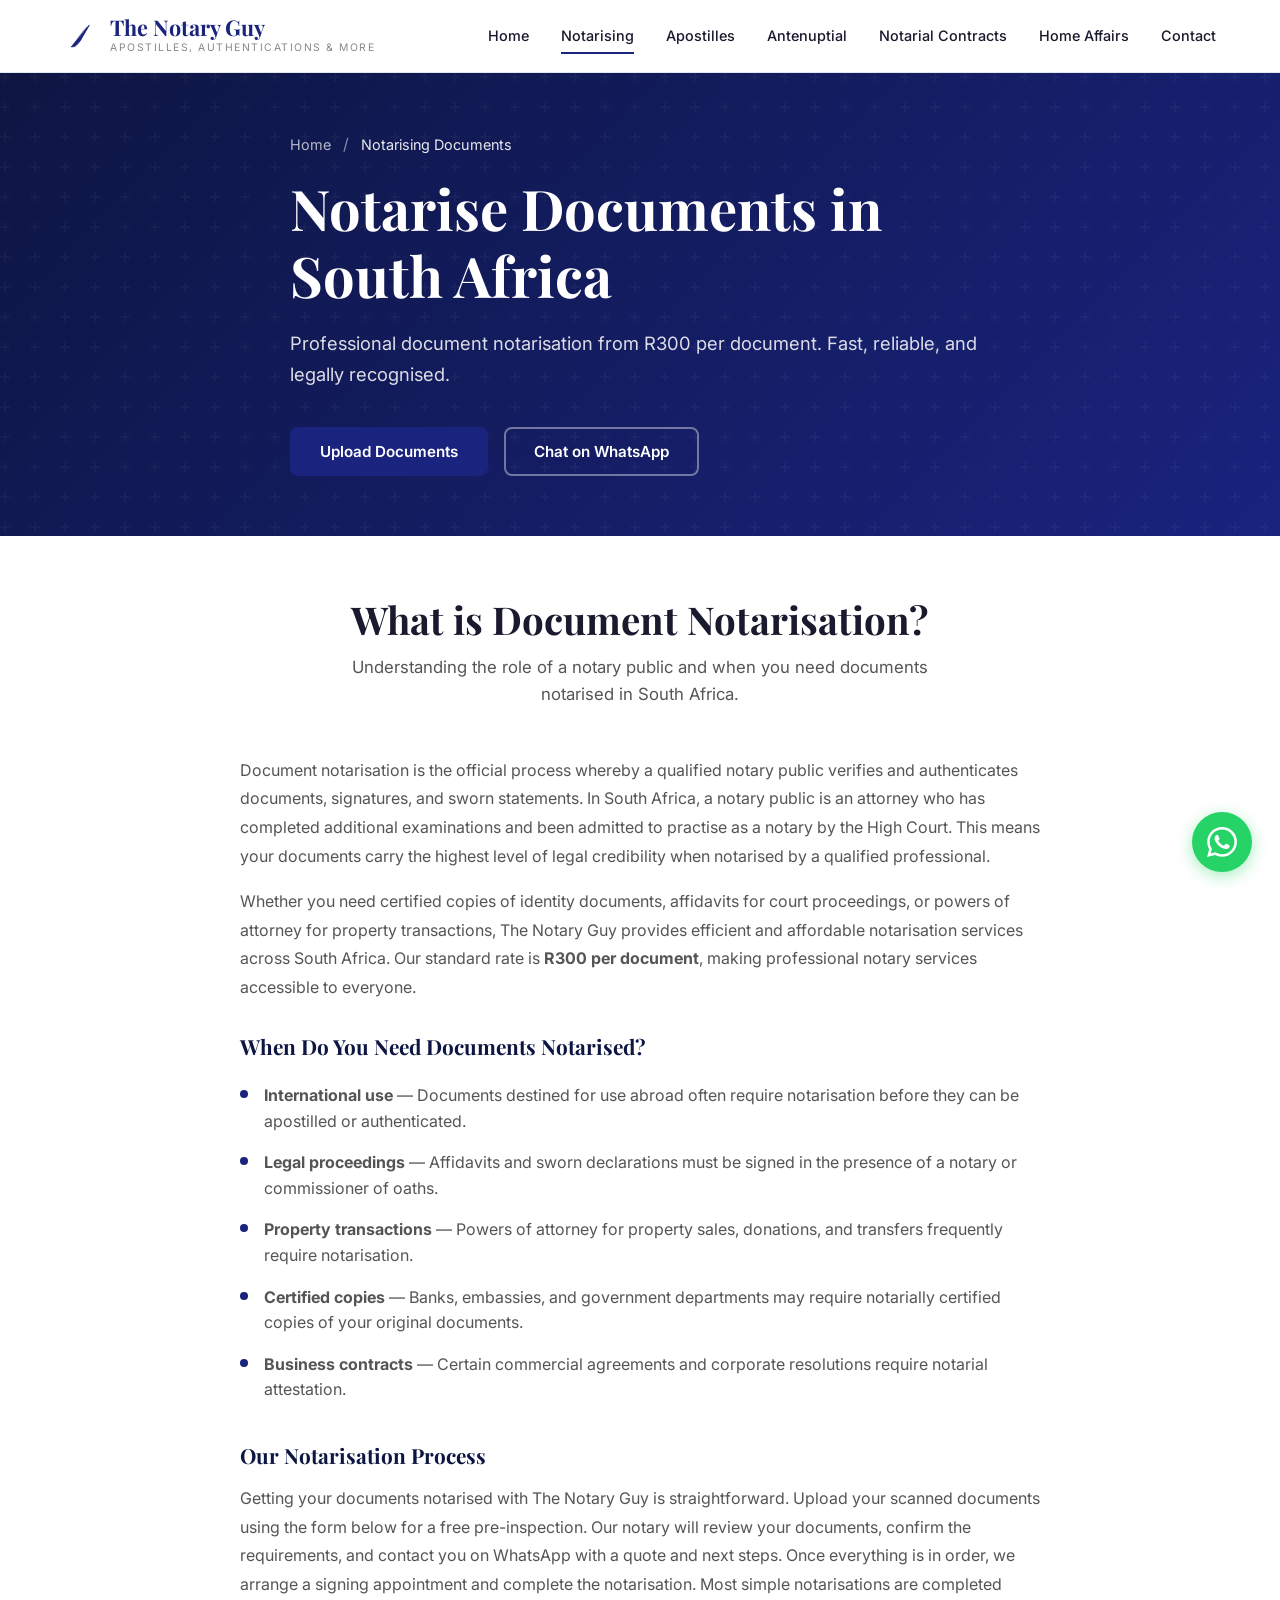
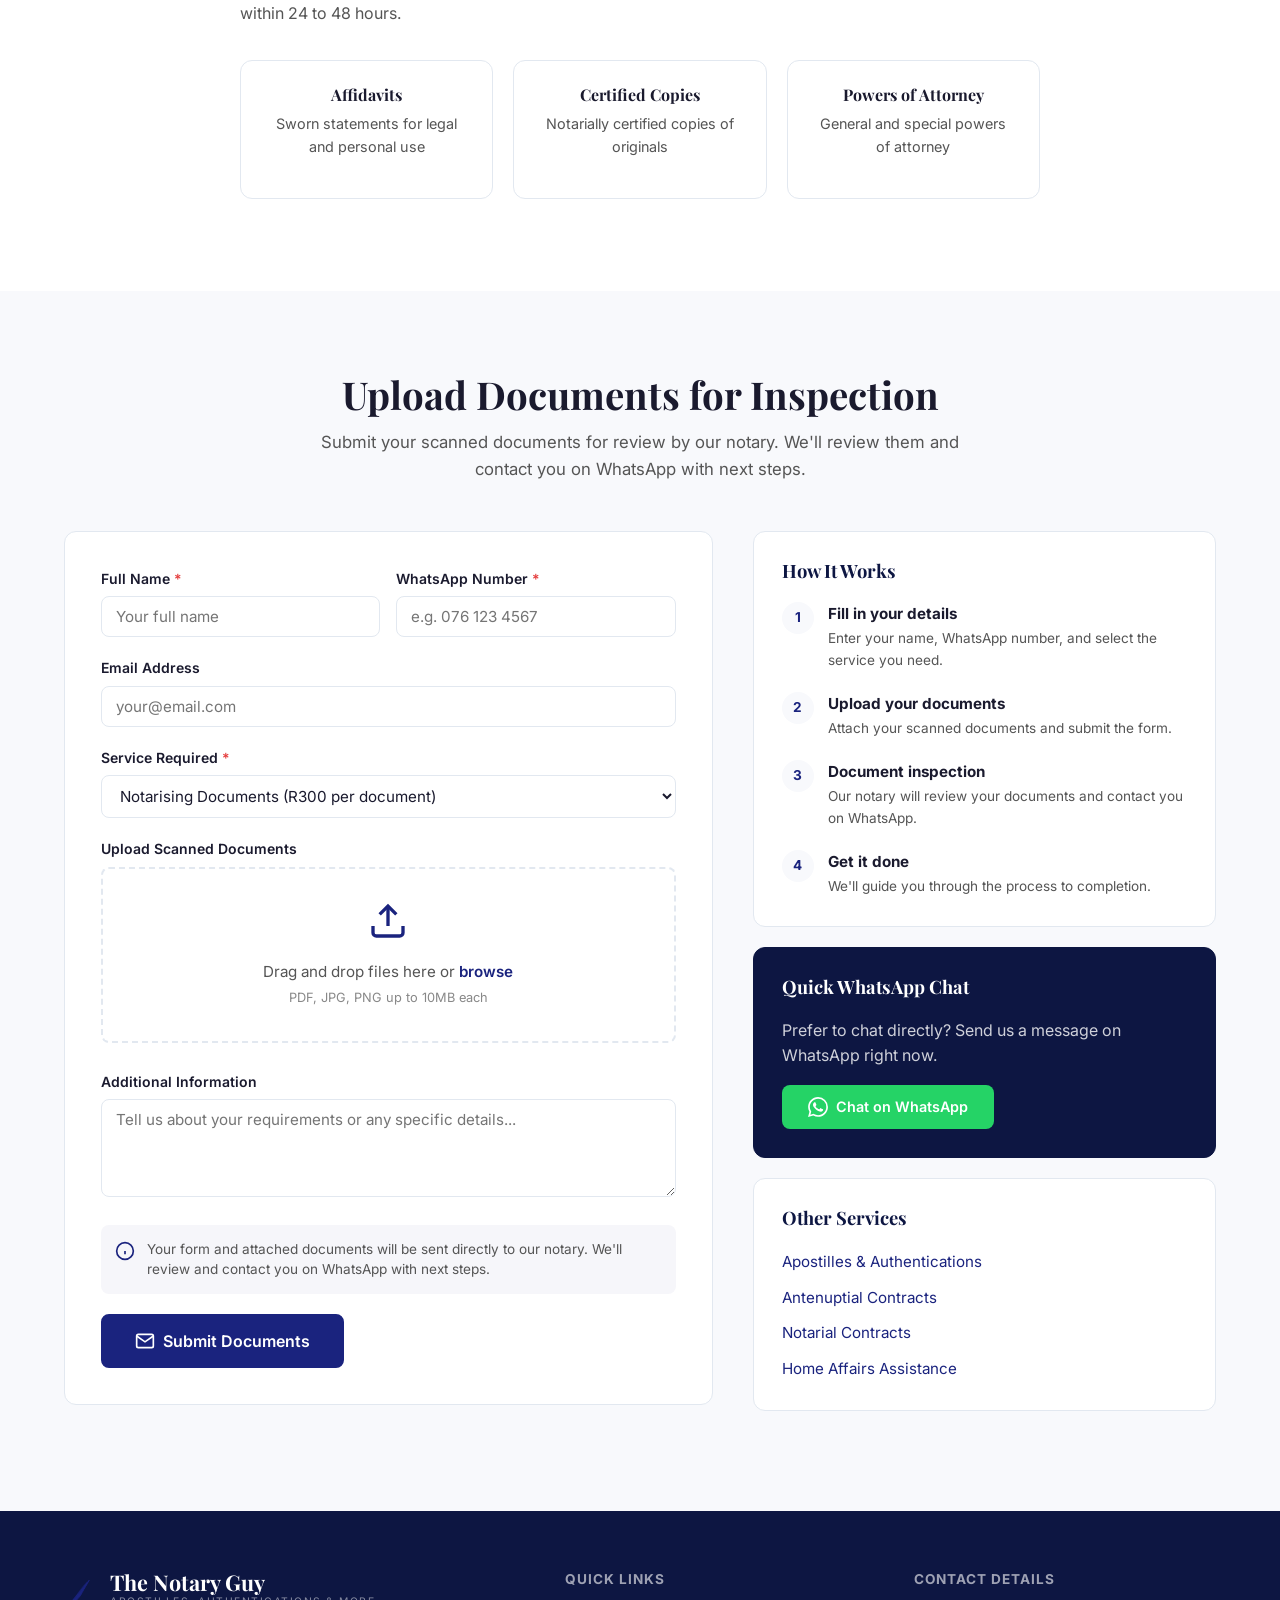
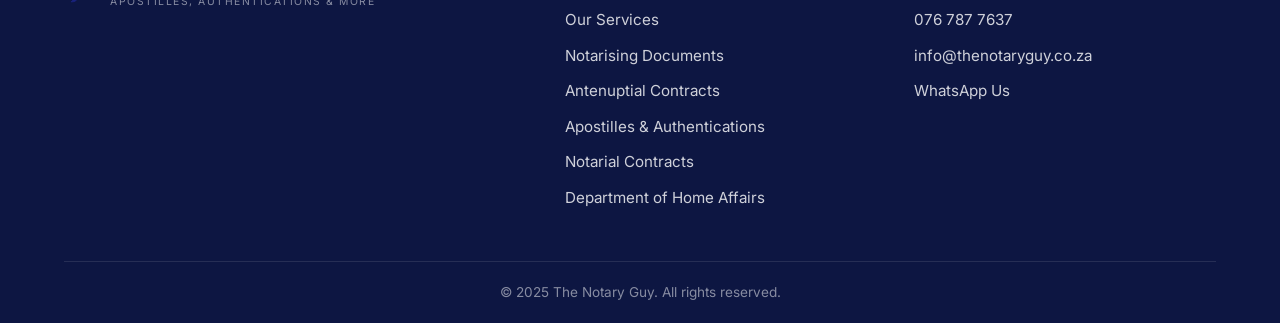
<file: notarising-documents.html>
<!DOCTYPE html>
<html lang="en">
<head>
    <meta charset="UTF-8">
    <meta name="viewport" content="width=device-width, initial-scale=1.0">
    <title>Notarise Documents in South Africa | R300 per Document | The Notary Guy</title>
    <meta name="description" content="Professional document notarisation in South Africa from R300 per document. Certified copies, affidavits, powers of attorney and more. Upload your documents online for quick notary inspection.">
    <meta name="keywords" content="notarise documents South Africa, notary public near me, document notarisation, certified copies South Africa, notary services, affidavits South Africa, power of attorney notarisation">
    <meta name="author" content="The Notary Guy">
    <meta name="robots" content="index, follow">
    <meta name="google-site-verification" content="JvmxfZuM59CG2p_clCA1ecMVjfYcKsCv5QikrGyigcY" />
    <link rel="canonical" href="https://notaryguy.co.za/notarising-documents.html">

    <meta property="og:title" content="Notarise Documents in South Africa | R300 per Document | The Notary Guy">
    <meta property="og:description" content="Professional document notarisation in South Africa from R300 per document. Upload your documents online for quick inspection by a qualified notary.">
    <meta property="og:type" content="website">
    <meta property="og:url" content="https://notaryguy.co.za/notarising-documents.html">
    <meta property="og:locale" content="en_ZA">

    <link rel="preconnect" href="https://fonts.googleapis.com">
    <link rel="preconnect" href="https://fonts.gstatic.com" crossorigin>
    <link href="https://fonts.googleapis.com/css2?family=Playfair+Display:wght@500;700&family=Inter:wght@400;500;600&display=swap" rel="stylesheet">
    <link rel="stylesheet" href="styles.css">

    <script type="application/ld+json">
    {
        "@context": "https://schema.org",
        "@type": "Service",
        "name": "Document Notarisation",
        "description": "Professional document notarisation services in South Africa including affidavits, certified copies, powers of attorney and sworn statements.",
        "provider": {
            "@type": "LegalService",
            "name": "The Notary Guy",
            "url": "https://notaryguy.co.za",
            "telephone": "+27767877637",
            "email": "info@thenotaryguy.co.za",
            "areaServed": {
                "@type": "Country",
                "name": "South Africa"
            }
        },
        "serviceType": "Document Notarisation",
        "offers": {
            "@type": "Offer",
            "price": "300",
            "priceCurrency": "ZAR",
            "description": "From R300 per document"
        }
    }
    </script>
</head>
<body>
    <header class="header" id="header">
        <div class="container header-inner">
            <a href="index.html" class="logo">
                <svg class="logo-icon" viewBox="0 0 40 40" fill="none" xmlns="http://www.w3.org/2000/svg">
                    <path d="M8 32C12 28 18 20 28 8C26 12 22 18 20 22C18 26 16 28 14 30C12 32 10 32 8 32Z" fill="currentColor" stroke="currentColor" stroke-width="1"/>
                    <path d="M10 30C14 26 18 18 26 10C24 14 22 18 20 20" stroke="currentColor" stroke-width="1.5" fill="none" opacity="0.5"/>
                </svg>
                <div>
                    <span class="logo-text">The Notary Guy</span>
                    <span class="logo-tagline">Apostilles, Authentications & More</span>
                </div>
            </a>
            <nav class="nav" id="nav">
                <a href="index.html" class="nav-link">Home</a>
                <a href="notarising-documents.html" class="nav-link active">Notarising</a>
                <a href="apostilles-authentications.html" class="nav-link">Apostilles</a>
                <a href="antenuptial-contracts.html" class="nav-link">Antenuptial</a>
                <a href="notarial-contracts.html" class="nav-link">Notarial Contracts</a>
                <a href="home-affairs.html" class="nav-link">Home Affairs</a>
                <a href="index.html#contact" class="nav-link">Contact</a>
            </nav>
            <button class="menu-toggle" id="menuToggle" aria-label="Toggle menu">
                <span></span>
                <span></span>
                <span></span>
            </button>
        </div>
    </header>

    <section class="hero" id="home" style="min-height: 40vh;">
        <div class="hero-overlay"></div>
        <div class="container hero-content">
            <nav class="breadcrumb" style="margin-bottom: 16px;">
                <a href="index.html" style="color: rgba(255,255,255,0.7); font-size: 0.9rem;">Home</a>
                <span style="color: rgba(255,255,255,0.5); margin: 0 8px;">/</span>
                <span style="color: rgba(255,255,255,0.9); font-size: 0.9rem;">Notarising Documents</span>
            </nav>
            <h1>Notarise Documents in South Africa</h1>
            <p class="hero-subtitle">Professional document notarisation from R300 per document. Fast, reliable, and legally recognised.</p>
            <div class="hero-actions">
                <a href="#upload" class="btn btn-primary">Upload Documents</a>
                <a href="https://wa.me/27767877637?text=Hi%2C%20I'd%20like%20to%20enquire%20about%20notarising%20documents." class="btn btn-outline" target="_blank" rel="noopener">Chat on WhatsApp</a>
            </div>
        </div>
    </section>

    <section class="services" style="padding: 60px 0;">
        <div class="container">
            <div class="section-header">
                <h2>What is Document Notarisation?</h2>
                <p>Understanding the role of a notary public and when you need documents notarised in South Africa.</p>
            </div>

            <div style="max-width: 800px; margin: 0 auto;">
                <div style="margin-bottom: 32px;">
                    <p style="color: var(--text-light); font-size: 1rem; line-height: 1.8; margin-bottom: 16px;">Document notarisation is the official process whereby a qualified notary public verifies and authenticates documents, signatures, and sworn statements. In South Africa, a notary public is an attorney who has completed additional examinations and been admitted to practise as a notary by the High Court. This means your documents carry the highest level of legal credibility when notarised by a qualified professional.</p>

                    <p style="color: var(--text-light); font-size: 1rem; line-height: 1.8; margin-bottom: 16px;">Whether you need certified copies of identity documents, affidavits for court proceedings, or powers of attorney for property transactions, The Notary Guy provides efficient and affordable notarisation services across South Africa. Our standard rate is <strong>R300 per document</strong>, making professional notary services accessible to everyone.</p>
                </div>

                <div style="margin-bottom: 32px;">
                    <h3 style="font-size: 1.3rem; margin-bottom: 16px; color: var(--primary-dark);">When Do You Need Documents Notarised?</h3>
                    <ul style="list-style: none; padding: 0;">
                        <li style="padding: 8px 0; padding-left: 24px; position: relative; color: var(--text-light);"><span style="position: absolute; left: 0; top: 15px; width: 8px; height: 8px; border-radius: 50%; background: var(--primary);"></span><strong>International use</strong> &mdash; Documents destined for use abroad often require notarisation before they can be apostilled or authenticated.</li>
                        <li style="padding: 8px 0; padding-left: 24px; position: relative; color: var(--text-light);"><span style="position: absolute; left: 0; top: 15px; width: 8px; height: 8px; border-radius: 50%; background: var(--primary);"></span><strong>Legal proceedings</strong> &mdash; Affidavits and sworn declarations must be signed in the presence of a notary or commissioner of oaths.</li>
                        <li style="padding: 8px 0; padding-left: 24px; position: relative; color: var(--text-light);"><span style="position: absolute; left: 0; top: 15px; width: 8px; height: 8px; border-radius: 50%; background: var(--primary);"></span><strong>Property transactions</strong> &mdash; Powers of attorney for property sales, donations, and transfers frequently require notarisation.</li>
                        <li style="padding: 8px 0; padding-left: 24px; position: relative; color: var(--text-light);"><span style="position: absolute; left: 0; top: 15px; width: 8px; height: 8px; border-radius: 50%; background: var(--primary);"></span><strong>Certified copies</strong> &mdash; Banks, embassies, and government departments may require notarially certified copies of your original documents.</li>
                        <li style="padding: 8px 0; padding-left: 24px; position: relative; color: var(--text-light);"><span style="position: absolute; left: 0; top: 15px; width: 8px; height: 8px; border-radius: 50%; background: var(--primary);"></span><strong>Business contracts</strong> &mdash; Certain commercial agreements and corporate resolutions require notarial attestation.</li>
                    </ul>
                </div>

                <div style="margin-bottom: 32px;">
                    <h3 style="font-size: 1.3rem; margin-bottom: 16px; color: var(--primary-dark);">Our Notarisation Process</h3>
                    <p style="color: var(--text-light); font-size: 1rem; line-height: 1.8; margin-bottom: 16px;">Getting your documents notarised with The Notary Guy is straightforward. Upload your scanned documents using the form below for a free pre-inspection. Our notary will review your documents, confirm the requirements, and contact you on WhatsApp with a quote and next steps. Once everything is in order, we arrange a signing appointment and complete the notarisation. Most simple notarisations are completed within 24 to 48 hours.</p>
                </div>

                <div style="display: grid; grid-template-columns: repeat(auto-fit, minmax(200px, 1fr)); gap: 20px; margin-bottom: 32px;">
                    <div class="service-card" style="text-align: center; padding: 24px;">
                        <h4 style="font-size: 1rem; margin-bottom: 8px;">Affidavits</h4>
                        <p style="font-size: 0.9rem; color: var(--text-light);">Sworn statements for legal and personal use</p>
                    </div>
                    <div class="service-card" style="text-align: center; padding: 24px;">
                        <h4 style="font-size: 1rem; margin-bottom: 8px;">Certified Copies</h4>
                        <p style="font-size: 0.9rem; color: var(--text-light);">Notarially certified copies of originals</p>
                    </div>
                    <div class="service-card" style="text-align: center; padding: 24px;">
                        <h4 style="font-size: 1rem; margin-bottom: 8px;">Powers of Attorney</h4>
                        <p style="font-size: 0.9rem; color: var(--text-light);">General and special powers of attorney</p>
                    </div>
                </div>
            </div>
        </div>
    </section>

    <section class="upload-section" id="upload">
        <div class="container">
            <div class="section-header">
                <h2>Upload Documents for Inspection</h2>
                <p>Submit your scanned documents for review by our notary. We'll review them and contact you on WhatsApp with next steps.</p>
            </div>

            <div class="upload-wrapper">
                <form class="upload-form" id="uploadForm" action="https://formsubmit.co/info@thenotaryguy.co.za" method="POST" enctype="multipart/form-data">
                    <input type="hidden" name="_subject" value="New Notarisation Request - Document Inspection">
                    <input type="hidden" name="_captcha" value="false">
                    <input type="hidden" name="_next" id="formRedirect">
                    <input type="hidden" name="_template" value="table">

                    <div class="form-row">
                        <div class="form-group">
                            <label for="fullName">Full Name <span class="required">*</span></label>
                            <input type="text" id="fullName" name="Full Name" required placeholder="Your full name">
                        </div>
                        <div class="form-group">
                            <label for="whatsappNumber">WhatsApp Number <span class="required">*</span></label>
                            <input type="tel" id="whatsappNumber" name="WhatsApp Number" required placeholder="e.g. 076 123 4567">
                        </div>
                    </div>

                    <div class="form-group">
                        <label for="email">Email Address</label>
                        <input type="email" id="email" name="Email Address" placeholder="your@email.com">
                    </div>

                    <div class="form-group">
                        <label for="serviceType">Service Required <span class="required">*</span></label>
                        <select id="serviceType" name="Service Required" required>
                            <option value="">Select a service...</option>
                            <option value="Notarising Documents (R300 per document)" selected>Notarising Documents (R300 per document)</option>
                            <option value="Authentications & HC Apostilles">Authentications & HC Apostilles</option>
                            <option value="Antenuptial Contracts">Antenuptial Contracts</option>
                            <option value="Notarial Contracts">Notarial Contracts</option>
                            <option value="Department of Home Affairs">Department of Home Affairs</option>
                            <option value="Other">Other</option>
                        </select>
                    </div>

                    <div class="form-group">
                        <label for="documentUpload">Upload Scanned Documents</label>
                        <div class="file-upload-area" id="fileUploadArea">
                            <svg viewBox="0 0 24 24" fill="none" stroke="currentColor" stroke-width="2"><path d="M21 15v4a2 2 0 0 1-2 2H5a2 2 0 0 1-2-2v-4"/><polyline points="17 8 12 3 7 8"/><line x1="12" y1="3" x2="12" y2="15"/></svg>
                            <p>Drag and drop files here or <span class="browse-link">browse</span></p>
                            <p class="file-hint">PDF, JPG, PNG up to 10MB each</p>
                            <input type="file" id="documentUpload" name="attachment" multiple accept=".pdf,.jpg,.jpeg,.png,.doc,.docx" class="file-input">
                        </div>
                        <div class="file-list" id="fileList"></div>
                    </div>

                    <div class="form-group">
                        <label for="message">Additional Information</label>
                        <textarea id="message" name="Additional Information" rows="4" placeholder="Tell us about your requirements or any specific details..."></textarea>
                    </div>

                    <div class="form-info">
                        <svg viewBox="0 0 24 24" fill="none" stroke="currentColor" stroke-width="2"><circle cx="12" cy="12" r="10"/><line x1="12" y1="16" x2="12" y2="12"/><line x1="12" y1="8" x2="12.01" y2="8"/></svg>
                        <p>Your form and attached documents will be sent directly to our notary. We'll review and contact you on WhatsApp with next steps.</p>
                    </div>

                    <button type="submit" class="btn btn-primary btn-lg">
                        <svg viewBox="0 0 24 24" fill="none" stroke="currentColor" stroke-width="2"><path d="M4 4h16c1.1 0 2 .9 2 2v12c0 1.1-.9 2-2 2H4c-1.1 0-2-.9-2-2V6c0-1.1.9-2 2-2z"/><polyline points="22,6 12,13 2,6"/></svg>
                        Submit Documents
                    </button>
                </form>

                <div class="upload-sidebar">
                    <div class="sidebar-card">
                        <h4>How It Works</h4>
                        <ol class="steps-list">
                            <li>
                                <span class="step-num">1</span>
                                <div>
                                    <strong>Fill in your details</strong>
                                    <p>Enter your name, WhatsApp number, and select the service you need.</p>
                                </div>
                            </li>
                            <li>
                                <span class="step-num">2</span>
                                <div>
                                    <strong>Upload your documents</strong>
                                    <p>Attach your scanned documents and submit the form.</p>
                                </div>
                            </li>
                            <li>
                                <span class="step-num">3</span>
                                <div>
                                    <strong>Document inspection</strong>
                                    <p>Our notary will review your documents and contact you on WhatsApp.</p>
                                </div>
                            </li>
                            <li>
                                <span class="step-num">4</span>
                                <div>
                                    <strong>Get it done</strong>
                                    <p>We'll guide you through the process to completion.</p>
                                </div>
                            </li>
                        </ol>
                    </div>

                    <div class="sidebar-card highlight">
                        <h4>Quick WhatsApp Chat</h4>
                        <p>Prefer to chat directly? Send us a message on WhatsApp right now.</p>
                        <a href="https://wa.me/27767877637?text=Hi%2C%20I'd%20like%20to%20enquire%20about%20notarising%20documents." class="btn btn-whatsapp-direct" target="_blank" rel="noopener">
                            <svg viewBox="0 0 24 24" fill="currentColor"><path d="M17.472 14.382c-.297-.149-1.758-.867-2.03-.967-.273-.099-.471-.148-.67.15-.197.297-.767.966-.94 1.164-.173.199-.347.223-.644.075-.297-.15-1.255-.463-2.39-1.475-.883-.788-1.48-1.761-1.653-2.059-.173-.297-.018-.458.13-.606.134-.133.298-.347.446-.52.149-.174.198-.298.298-.497.099-.198.05-.371-.025-.52-.075-.149-.669-1.612-.916-2.207-.242-.579-.487-.5-.669-.51-.173-.008-.371-.01-.57-.01-.198 0-.52.074-.792.372-.272.297-1.04 1.016-1.04 2.479 0 1.462 1.065 2.875 1.213 3.074.149.198 2.096 3.2 5.077 4.487.709.306 1.262.489 1.694.625.712.227 1.36.195 1.871.118.571-.085 1.758-.719 2.006-1.413.248-.694.248-1.289.173-1.413-.074-.124-.272-.198-.57-.347m-5.421 7.403h-.004a9.87 9.87 0 01-5.031-1.378l-.361-.214-3.741.982.998-3.648-.235-.374a9.86 9.86 0 01-1.51-5.26c.001-5.45 4.436-9.884 9.888-9.884 2.64 0 5.122 1.03 6.988 2.898a9.825 9.825 0 012.893 6.994c-.003 5.45-4.437 9.884-9.885 9.884m8.413-18.297A11.815 11.815 0 0012.05 0C5.495 0 .16 5.335.157 11.892c0 2.096.547 4.142 1.588 5.945L.057 24l6.305-1.654a11.882 11.882 0 005.683 1.448h.005c6.554 0 11.89-5.335 11.893-11.893a11.821 11.821 0 00-3.48-8.413z"/></svg>
                            Chat on WhatsApp
                        </a>
                    </div>

                    <div class="sidebar-card">
                        <h4>Other Services</h4>
                        <ul style="list-style: none; padding: 0;">
                            <li style="margin-bottom: 10px;"><a href="apostilles-authentications.html" style="font-size: 0.95rem;">Apostilles & Authentications</a></li>
                            <li style="margin-bottom: 10px;"><a href="antenuptial-contracts.html" style="font-size: 0.95rem;">Antenuptial Contracts</a></li>
                            <li style="margin-bottom: 10px;"><a href="notarial-contracts.html" style="font-size: 0.95rem;">Notarial Contracts</a></li>
                            <li><a href="home-affairs.html" style="font-size: 0.95rem;">Home Affairs Assistance</a></li>
                        </ul>
                    </div>
                </div>
            </div>
        </div>
    </section>

    <footer class="footer">
        <div class="container">
            <div class="footer-grid">
                <div class="footer-brand">
                    <a href="index.html" class="logo">
                        <svg class="logo-icon" viewBox="0 0 40 40" fill="none" xmlns="http://www.w3.org/2000/svg">
                            <path d="M8 32C12 28 18 20 28 8C26 12 22 18 20 22C18 26 16 28 14 30C12 32 10 32 8 32Z" fill="currentColor" stroke="currentColor" stroke-width="1"/>
                            <path d="M10 30C14 26 18 18 26 10C24 14 22 18 20 20" stroke="currentColor" stroke-width="1.5" fill="none" opacity="0.5"/>
                        </svg>
                        <div>
                            <span class="logo-text">The Notary Guy</span>
                            <span class="logo-tagline">Apostilles, Authentications & More</span>
                        </div>
                    </a>
                </div>

                <div class="footer-links">
                    <h4>Quick Links</h4>
                    <ul>
                        <li><a href="index.html#services">Our Services</a></li>
                        <li><a href="notarising-documents.html">Notarising Documents</a></li>
                        <li><a href="antenuptial-contracts.html">Antenuptial Contracts</a></li>
                        <li><a href="apostilles-authentications.html">Apostilles & Authentications</a></li>
                        <li><a href="notarial-contracts.html">Notarial Contracts</a></li>
                        <li><a href="home-affairs.html">Department of Home Affairs</a></li>
                    </ul>
                </div>

                <div class="footer-contact">
                    <h4>Contact Details</h4>
                    <ul>
                        <li><a href="tel:+27767877637">076 787 7637</a></li>
                        <li><a href="mailto:info@thenotaryguy.co.za">info@thenotaryguy.co.za</a></li>
                        <li><a href="https://wa.me/27767877637" target="_blank" rel="noopener">WhatsApp Us</a></li>
                    </ul>
                </div>
            </div>
            <div class="footer-bottom">
                <p>&copy; 2025 The Notary Guy. All rights reserved.</p>
            </div>
        </div>
    </footer>

    <a href="https://wa.me/27767877637?text=Hi%2C%20I'd%20like%20to%20enquire%20about%20notarising%20documents." class="whatsapp-fab" target="_blank" rel="noopener" aria-label="Chat on WhatsApp">
        <svg viewBox="0 0 24 24" fill="currentColor"><path d="M17.472 14.382c-.297-.149-1.758-.867-2.03-.967-.273-.099-.471-.148-.67.15-.197.297-.767.966-.94 1.164-.173.199-.347.223-.644.075-.297-.15-1.255-.463-2.39-1.475-.883-.788-1.48-1.761-1.653-2.059-.173-.297-.018-.458.13-.606.134-.133.298-.347.446-.52.149-.174.198-.298.298-.497.099-.198.05-.371-.025-.52-.075-.149-.669-1.612-.916-2.207-.242-.579-.487-.5-.669-.51-.173-.008-.371-.01-.57-.01-.198 0-.52.074-.792.372-.272.297-1.04 1.016-1.04 2.479 0 1.462 1.065 2.875 1.213 3.074.149.198 2.096 3.2 5.077 4.487.709.306 1.262.489 1.694.625.712.227 1.36.195 1.871.118.571-.085 1.758-.719 2.006-1.413.248-.694.248-1.289.173-1.413-.074-.124-.272-.198-.57-.347m-5.421 7.403h-.004a9.87 9.87 0 01-5.031-1.378l-.361-.214-3.741.982.998-3.648-.235-.374a9.86 9.86 0 01-1.51-5.26c.001-5.45 4.436-9.884 9.888-9.884 2.64 0 5.122 1.03 6.988 2.898a9.825 9.825 0 012.893 6.994c-.003 5.45-4.437 9.884-9.885 9.884m8.413-18.297A11.815 11.815 0 0012.05 0C5.495 0 .16 5.335.157 11.892c0 2.096.547 4.142 1.588 5.945L.057 24l6.305-1.654a11.882 11.882 0 005.683 1.448h.005c6.554 0 11.89-5.335 11.893-11.893a11.821 11.821 0 00-3.48-8.413z"/></svg>
    </a>

    <script src="script.js"></script>
</body>
</html>
</file>
<file: styles.css>
*, *::before, *::after {
    margin: 0;
    padding: 0;
    box-sizing: border-box;
}

:root {
    --primary: #1a237e;
    --primary-light: #3949ab;
    --primary-dark: #0d1642;
    --accent: #c5a55a;
    --accent-light: #d4bb7a;
    --text: #1a1a2e;
    --text-light: #555;
    --text-muted: #888;
    --bg: #ffffff;
    --bg-light: #f8f9fc;
    --bg-dark: #0d1642;
    --border: #e2e8f0;
    --success: #25d366;
    --shadow-sm: 0 1px 3px rgba(0,0,0,0.08);
    --shadow-md: 0 4px 12px rgba(0,0,0,0.1);
    --shadow-lg: 0 8px 30px rgba(0,0,0,0.12);
    --radius: 8px;
    --radius-lg: 12px;
}

html {
    scroll-behavior: smooth;
    scroll-padding-top: 80px;
}

body {
    font-family: 'Inter', -apple-system, BlinkMacSystemFont, sans-serif;
    color: var(--text);
    line-height: 1.6;
    background: var(--bg);
    -webkit-font-smoothing: antialiased;
}

h1, h2, h3, h4 {
    font-family: 'Playfair Display', Georgia, serif;
    line-height: 1.2;
}

a {
    color: var(--primary);
    text-decoration: none;
    transition: color 0.2s;
}

a:hover {
    color: var(--primary-light);
}

img {
    max-width: 100%;
    display: block;
}

.container {
    max-width: 1200px;
    margin: 0 auto;
    padding: 0 24px;
}

/* Header */
.header {
    position: fixed;
    top: 0;
    left: 0;
    right: 0;
    z-index: 1000;
    background: rgba(255,255,255,0.97);
    backdrop-filter: blur(10px);
    border-bottom: 1px solid var(--border);
    transition: box-shadow 0.3s;
}

.header.scrolled {
    box-shadow: var(--shadow-md);
}

.header-inner {
    display: flex;
    align-items: center;
    justify-content: space-between;
    height: 72px;
}

.logo {
    display: flex;
    align-items: center;
    gap: 10px;
    color: var(--primary);
    text-decoration: none;
}

.logo-icon {
    width: 36px;
    height: 36px;
    color: var(--primary);
}

.logo-text {
    font-family: 'Playfair Display', serif;
    font-size: 1.35rem;
    font-weight: 700;
    display: block;
    line-height: 1.1;
}

.logo-tagline {
    font-size: 0.65rem;
    color: var(--text-muted);
    text-transform: uppercase;
    letter-spacing: 1.5px;
    display: block;
}

.nav {
    display: flex;
    gap: 32px;
}

.nav-link {
    font-size: 0.9rem;
    font-weight: 500;
    color: var(--text);
    text-decoration: none;
    position: relative;
    padding: 4px 0;
}

.nav-link::after {
    content: '';
    position: absolute;
    bottom: -2px;
    left: 0;
    width: 0;
    height: 2px;
    background: var(--primary);
    transition: width 0.3s;
}

.nav-link:hover::after,
.nav-link.active::after {
    width: 100%;
}

.menu-toggle {
    display: none;
    flex-direction: column;
    gap: 5px;
    background: none;
    border: none;
    cursor: pointer;
    padding: 8px;
}

.menu-toggle span {
    width: 24px;
    height: 2px;
    background: var(--text);
    transition: 0.3s;
}

/* Hero */
.hero {
    position: relative;
    min-height: 85vh;
    display: flex;
    align-items: center;
    background: linear-gradient(135deg, var(--primary-dark) 0%, var(--primary) 100%);
    overflow: hidden;
    margin-top: 72px;
}

.hero-overlay {
    position: absolute;
    inset: 0;
    background: url("data:image/svg+xml,%3Csvg width='60' height='60' viewBox='0 0 60 60' xmlns='http://www.w3.org/2000/svg'%3E%3Cg fill='none' fill-rule='evenodd'%3E%3Cg fill='%23ffffff' fill-opacity='0.03'%3E%3Cpath d='M36 34v-4h-2v4h-4v2h4v4h2v-4h4v-2h-4zm0-30V0h-2v4h-4v2h4v4h2V6h4V4h-4zM6 34v-4H4v4H0v2h4v4h2v-4h4v-2H6zM6 4V0H4v4H0v2h4v4h2V6h4V4H6z'/%3E%3C/g%3E%3C/g%3E%3C/svg%3E");
}

.hero-content {
    position: relative;
    z-index: 1;
    max-width: 700px;
    padding: 60px 0;
}

.hero h1 {
    font-size: clamp(2.2rem, 5vw, 3.5rem);
    color: white;
    margin-bottom: 20px;
    font-weight: 700;
}

.hero-subtitle {
    font-size: 1.15rem;
    color: rgba(255,255,255,0.85);
    margin-bottom: 36px;
    line-height: 1.7;
}

.hero-actions {
    display: flex;
    gap: 16px;
    flex-wrap: wrap;
}

/* Buttons */
.btn {
    display: inline-flex;
    align-items: center;
    gap: 8px;
    padding: 12px 28px;
    border-radius: var(--radius);
    font-size: 0.95rem;
    font-weight: 600;
    font-family: 'Inter', sans-serif;
    cursor: pointer;
    border: 2px solid transparent;
    transition: all 0.2s;
    text-decoration: none;
    line-height: 1.4;
}

.btn svg {
    width: 20px;
    height: 20px;
    flex-shrink: 0;
}

.btn-primary {
    background: var(--primary);
    color: white;
    border-color: var(--primary);
}

.btn-primary:hover {
    background: var(--primary-light);
    border-color: var(--primary-light);
    color: white;
}

.btn-outline {
    background: transparent;
    color: white;
    border-color: rgba(255,255,255,0.4);
}

.btn-outline:hover {
    background: rgba(255,255,255,0.1);
    border-color: white;
    color: white;
}

.btn-sm {
    padding: 8px 20px;
    font-size: 0.85rem;
}

.btn-lg {
    padding: 14px 32px;
    font-size: 1rem;
}

.btn-whatsapp {
    background: var(--success);
    border-color: var(--success);
    color: white;
}

.btn-whatsapp:hover {
    background: #20bd5a;
    border-color: #20bd5a;
    color: white;
}

/* Trust Bar */
.trust-bar {
    background: var(--bg-light);
    border-bottom: 1px solid var(--border);
    padding: 20px 0;
}

.trust-bar-inner {
    display: flex;
    justify-content: center;
    gap: 48px;
    flex-wrap: wrap;
}

.trust-item {
    display: flex;
    align-items: center;
    gap: 8px;
    color: var(--text-light);
    font-size: 0.9rem;
    font-weight: 500;
}

.trust-item svg {
    width: 20px;
    height: 20px;
    color: var(--primary);
}

/* Section Headers */
.section-header {
    text-align: center;
    max-width: 650px;
    margin: 0 auto 48px;
}

.section-header h2 {
    font-size: clamp(1.8rem, 3vw, 2.4rem);
    color: var(--text);
    margin-bottom: 12px;
}

.section-header p {
    color: var(--text-light);
    font-size: 1.05rem;
}

/* Services */
.services {
    padding: 80px 0;
}

.services-grid {
    display: grid;
    grid-template-columns: repeat(auto-fit, minmax(340px, 1fr));
    gap: 28px;
}

.service-card {
    background: white;
    border: 1px solid var(--border);
    border-radius: var(--radius-lg);
    padding: 32px;
    transition: transform 0.2s, box-shadow 0.2s;
}

.service-card:hover {
    transform: translateY(-4px);
    box-shadow: var(--shadow-lg);
}

.service-icon {
    width: 52px;
    height: 52px;
    background: var(--bg-light);
    border-radius: var(--radius);
    display: flex;
    align-items: center;
    justify-content: center;
    margin-bottom: 20px;
}

.service-icon svg {
    width: 26px;
    height: 26px;
    color: var(--primary);
}

.service-card h3 {
    font-size: 1.3rem;
    margin-bottom: 8px;
    color: var(--primary-dark);
}

.service-price {
    font-size: 0.9rem;
    font-weight: 600;
    color: var(--accent);
    margin-bottom: 12px;
}

.service-card > p {
    color: var(--text-light);
    font-size: 0.95rem;
    margin-bottom: 16px;
}

.service-features {
    list-style: none;
    margin-bottom: 20px;
}

.service-features li {
    padding: 4px 0;
    padding-left: 20px;
    position: relative;
    font-size: 0.9rem;
    color: var(--text-light);
}

.service-features li::before {
    content: '';
    position: absolute;
    left: 0;
    top: 11px;
    width: 6px;
    height: 6px;
    border-radius: 50%;
    background: var(--primary);
}

/* Upload Section */
.upload-section {
    padding: 80px 0;
    background: var(--bg-light);
}

.upload-wrapper {
    display: grid;
    grid-template-columns: 1.4fr 1fr;
    gap: 40px;
    align-items: start;
}

.upload-form {
    background: white;
    border: 1px solid var(--border);
    border-radius: var(--radius-lg);
    padding: 36px;
}

.form-row {
    display: grid;
    grid-template-columns: 1fr 1fr;
    gap: 16px;
}

.form-group {
    margin-bottom: 20px;
}

.form-group label {
    display: block;
    font-size: 0.875rem;
    font-weight: 600;
    margin-bottom: 6px;
    color: var(--text);
}

.required {
    color: #e53e3e;
}

.form-group input,
.form-group select,
.form-group textarea {
    width: 100%;
    padding: 10px 14px;
    border: 1px solid var(--border);
    border-radius: var(--radius);
    font-size: 0.95rem;
    font-family: 'Inter', sans-serif;
    color: var(--text);
    background: white;
    transition: border-color 0.2s, box-shadow 0.2s;
}

.form-group input:focus,
.form-group select:focus,
.form-group textarea:focus {
    outline: none;
    border-color: var(--primary);
    box-shadow: 0 0 0 3px rgba(26,35,126,0.1);
}

.form-group textarea {
    resize: vertical;
}

/* Delivery Toggle */
.delivery-toggle {
    display: grid;
    grid-template-columns: 1fr 1fr;
    gap: 12px;
}

.delivery-option input[type="radio"] {
    position: absolute;
    opacity: 0;
    pointer-events: none;
}

.delivery-card {
    border: 2px solid var(--border);
    border-radius: var(--radius);
    padding: 16px;
    text-align: center;
    cursor: pointer;
    transition: border-color 0.2s, background 0.2s, box-shadow 0.2s;
}

.delivery-card svg {
    width: 28px;
    height: 28px;
    margin: 0 auto 8px;
    color: var(--text-muted);
    transition: color 0.2s;
}

.delivery-card strong {
    display: block;
    font-size: 0.95rem;
    margin-bottom: 2px;
}

.delivery-card span {
    font-size: 0.8rem;
    color: var(--text-muted);
}

.delivery-card:hover {
    border-color: var(--primary-light);
    background: rgba(26,35,126,0.02);
}

.delivery-option input[type="radio"]:checked + .delivery-card {
    border-color: var(--primary);
    background: rgba(26,35,126,0.04);
    box-shadow: 0 0 0 1px var(--primary);
}

.delivery-option input[type="radio"]:checked + .delivery-card svg {
    color: var(--primary);
}

.btn-email {
    background: var(--primary);
    border-color: var(--primary);
    color: white;
}

.btn-email:hover {
    background: var(--primary-light);
    border-color: var(--primary-light);
    color: white;
}

/* File Upload */
.file-upload-area {
    border: 2px dashed var(--border);
    border-radius: var(--radius);
    padding: 32px;
    text-align: center;
    cursor: pointer;
    transition: border-color 0.2s, background 0.2s;
    position: relative;
}

.file-upload-area:hover,
.file-upload-area.dragover {
    border-color: var(--primary);
    background: rgba(26,35,126,0.03);
}

.file-upload-area svg {
    width: 40px;
    height: 40px;
    color: var(--primary);
    margin: 0 auto 12px;
}

.file-upload-area p {
    color: var(--text-light);
    font-size: 0.95rem;
}

.browse-link {
    color: var(--primary);
    font-weight: 600;
    cursor: pointer;
}

.file-hint {
    font-size: 0.8rem !important;
    color: var(--text-muted) !important;
    margin-top: 4px;
}

.file-input {
    position: absolute;
    inset: 0;
    opacity: 0;
    cursor: pointer;
}

.file-list {
    display: flex;
    flex-direction: column;
    gap: 8px;
    margin-top: 8px;
}

.file-item {
    display: flex;
    align-items: center;
    justify-content: space-between;
    padding: 8px 12px;
    background: var(--bg-light);
    border-radius: var(--radius);
    font-size: 0.85rem;
}

.file-item-info {
    display: flex;
    align-items: center;
    gap: 8px;
}

.file-item-info svg {
    width: 16px;
    height: 16px;
    color: var(--primary);
}

.file-item-remove {
    background: none;
    border: none;
    color: var(--text-muted);
    cursor: pointer;
    padding: 4px;
    font-size: 1.1rem;
    line-height: 1;
}

.file-item-remove:hover {
    color: #e53e3e;
}

.form-info {
    display: flex;
    gap: 12px;
    padding: 14px;
    background: rgba(26,35,126,0.04);
    border-radius: var(--radius);
    margin-bottom: 20px;
}

.form-info svg {
    width: 20px;
    height: 20px;
    color: var(--primary);
    flex-shrink: 0;
    margin-top: 2px;
}

.form-info p {
    font-size: 0.85rem;
    color: var(--text-light);
    line-height: 1.5;
}

/* Form Success */
.form-success {
    background: white;
    border: 2px solid var(--success);
    border-radius: var(--radius-lg);
    padding: 48px 36px;
    text-align: center;
}

.form-success svg {
    width: 56px;
    height: 56px;
    color: var(--success);
    margin: 0 auto 16px;
}

.form-success h3 {
    font-size: 1.4rem;
    margin-bottom: 12px;
    color: var(--text);
}

.form-success p {
    color: var(--text-light);
    font-size: 1rem;
}

/* Upload Sidebar */
.sidebar-card {
    background: white;
    border: 1px solid var(--border);
    border-radius: var(--radius-lg);
    padding: 28px;
    margin-bottom: 20px;
}

.sidebar-card h4 {
    font-size: 1.15rem;
    margin-bottom: 20px;
    color: var(--primary-dark);
}

.sidebar-card.highlight {
    background: var(--primary-dark);
    border-color: var(--primary-dark);
    color: white;
}

.sidebar-card.highlight h4 {
    color: white;
}

.sidebar-card.highlight p {
    color: rgba(255,255,255,0.8);
    margin-bottom: 16px;
}

.btn-whatsapp-direct {
    display: inline-flex;
    align-items: center;
    gap: 8px;
    padding: 10px 24px;
    background: var(--success);
    color: white;
    border-radius: var(--radius);
    font-weight: 600;
    font-size: 0.9rem;
    text-decoration: none;
    transition: background 0.2s;
}

.btn-whatsapp-direct:hover {
    background: #20bd5a;
    color: white;
}

.btn-whatsapp-direct svg {
    width: 20px;
    height: 20px;
}

.steps-list {
    list-style: none;
    display: flex;
    flex-direction: column;
    gap: 20px;
}

.steps-list li {
    display: flex;
    gap: 14px;
}

.step-num {
    width: 32px;
    height: 32px;
    background: var(--bg-light);
    border-radius: 50%;
    display: flex;
    align-items: center;
    justify-content: center;
    font-weight: 700;
    font-size: 0.85rem;
    color: var(--primary);
    flex-shrink: 0;
}

.steps-list li strong {
    display: block;
    font-size: 0.95rem;
    margin-bottom: 2px;
}

.steps-list li p {
    font-size: 0.85rem;
    color: var(--text-light);
}

/* About */
.about {
    padding: 80px 0;
}

.about-grid {
    display: grid;
    grid-template-columns: 1.3fr 1fr;
    gap: 60px;
    align-items: center;
}

.about-content h2 {
    font-size: clamp(1.8rem, 3vw, 2.4rem);
    margin-bottom: 20px;
}

.about-content p {
    color: var(--text-light);
    margin-bottom: 16px;
    font-size: 1rem;
}

.about-features {
    display: flex;
    flex-direction: column;
    gap: 12px;
    margin-top: 24px;
}

.about-feature {
    display: flex;
    align-items: center;
    gap: 10px;
    font-weight: 500;
    font-size: 0.95rem;
}

.about-feature svg {
    width: 20px;
    height: 20px;
    color: var(--success);
}

.cta-card {
    background: var(--bg-light);
    border: 1px solid var(--border);
    border-radius: var(--radius-lg);
    padding: 36px;
    text-align: center;
}

.cta-card h3 {
    font-size: 1.4rem;
    margin-bottom: 12px;
}

.cta-card p {
    color: var(--text-light);
    margin-bottom: 24px;
}

.cta-card .btn {
    display: flex;
    justify-content: center;
    margin-bottom: 12px;
}

.cta-card .btn-outline {
    color: var(--primary);
    border-color: var(--primary);
}

.cta-card .btn-outline:hover {
    background: var(--primary);
    color: white;
}

/* FAQ */
.faq {
    padding: 80px 0;
    background: var(--bg-light);
}

.faq-grid {
    max-width: 800px;
    margin: 0 auto;
    display: flex;
    flex-direction: column;
    gap: 12px;
}

.faq-item {
    background: white;
    border: 1px solid var(--border);
    border-radius: var(--radius);
    overflow: hidden;
}

.faq-item summary {
    padding: 18px 24px;
    font-weight: 600;
    font-size: 1rem;
    cursor: pointer;
    list-style: none;
    display: flex;
    align-items: center;
    justify-content: space-between;
    transition: background 0.2s;
}

.faq-item summary:hover {
    background: var(--bg-light);
}

.faq-item summary::after {
    content: '+';
    font-size: 1.4rem;
    font-weight: 300;
    color: var(--primary);
    transition: transform 0.2s;
}

.faq-item[open] summary::after {
    content: '-';
}

.faq-item p {
    padding: 0 24px 18px;
    color: var(--text-light);
    font-size: 0.95rem;
    line-height: 1.7;
}

/* Contact */
.contact {
    padding: 80px 0;
}

.contact-grid {
    display: grid;
    grid-template-columns: 1fr 1.5fr;
    gap: 48px;
    align-items: start;
}

.contact-info {
    display: flex;
    flex-direction: column;
    gap: 28px;
}

.contact-item {
    display: flex;
    gap: 16px;
}

.contact-item svg {
    width: 24px;
    height: 24px;
    color: var(--primary);
    flex-shrink: 0;
    margin-top: 2px;
}

.contact-item h4 {
    font-family: 'Inter', sans-serif;
    font-size: 0.85rem;
    font-weight: 600;
    color: var(--text-muted);
    text-transform: uppercase;
    letter-spacing: 0.5px;
    margin-bottom: 4px;
}

.contact-item a {
    font-size: 1rem;
    color: var(--text);
    font-weight: 500;
}

.contact-item a:hover {
    color: var(--primary);
}

.contact-form {
    background: var(--bg-light);
    border: 1px solid var(--border);
    border-radius: var(--radius-lg);
    padding: 36px;
}

/* Footer */
.footer {
    background: var(--bg-dark);
    color: white;
    padding: 60px 0 0;
}

.footer-grid {
    display: grid;
    grid-template-columns: 1.5fr 1fr 1fr;
    gap: 48px;
    padding-bottom: 40px;
}

.footer .logo {
    color: white;
    margin-bottom: 16px;
}

.footer .logo-tagline {
    color: rgba(255,255,255,0.5);
}

.footer h4 {
    font-family: 'Inter', sans-serif;
    font-size: 0.85rem;
    text-transform: uppercase;
    letter-spacing: 1px;
    margin-bottom: 20px;
    color: rgba(255,255,255,0.6);
}

.footer ul {
    list-style: none;
}

.footer ul li {
    margin-bottom: 10px;
}

.footer ul a {
    color: rgba(255,255,255,0.8);
    font-size: 0.95rem;
    transition: color 0.2s;
}

.footer ul a:hover {
    color: white;
}

.footer-bottom {
    border-top: 1px solid rgba(255,255,255,0.1);
    padding: 20px 0;
    text-align: center;
}

.footer-bottom p {
    font-size: 0.85rem;
    color: rgba(255,255,255,0.5);
}

/* WhatsApp FAB */
.whatsapp-fab {
    position: fixed;
    bottom: 28px;
    right: 28px;
    width: 60px;
    height: 60px;
    background: var(--success);
    border-radius: 50%;
    display: flex;
    align-items: center;
    justify-content: center;
    box-shadow: 0 4px 16px rgba(37,211,102,0.4);
    z-index: 999;
    transition: transform 0.2s, box-shadow 0.2s;
}

.whatsapp-fab:hover {
    transform: scale(1.1);
    box-shadow: 0 6px 24px rgba(37,211,102,0.5);
}

.whatsapp-fab svg {
    width: 30px;
    height: 30px;
    color: white;
}

/* Responsive */
@media (max-width: 1024px) {
    .upload-wrapper {
        grid-template-columns: 1fr;
    }

    .about-grid {
        grid-template-columns: 1fr;
        gap: 40px;
    }

    .contact-grid {
        grid-template-columns: 1fr;
    }

    .footer-grid {
        grid-template-columns: 1fr 1fr;
        gap: 32px;
    }
}

@media (max-width: 768px) {
    .nav {
        display: none;
        position: fixed;
        top: 72px;
        left: 0;
        right: 0;
        background: white;
        flex-direction: column;
        padding: 24px;
        gap: 16px;
        border-bottom: 1px solid var(--border);
        box-shadow: var(--shadow-lg);
    }

    .nav.open {
        display: flex;
    }

    .menu-toggle {
        display: flex;
    }

    .menu-toggle.open span:nth-child(1) {
        transform: rotate(45deg) translate(5px, 5px);
    }

    .menu-toggle.open span:nth-child(2) {
        opacity: 0;
    }

    .menu-toggle.open span:nth-child(3) {
        transform: rotate(-45deg) translate(5px, -5px);
    }

    .hero {
        min-height: 70vh;
    }

    .hero h1 {
        font-size: 2rem;
    }

    .hero-actions {
        flex-direction: column;
    }

    .hero-actions .btn {
        text-align: center;
        justify-content: center;
    }

    .trust-bar-inner {
        gap: 20px;
    }

    .trust-item span {
        display: none;
    }

    .services-grid {
        grid-template-columns: 1fr;
    }

    .form-row {
        grid-template-columns: 1fr;
    }

    .footer-grid {
        grid-template-columns: 1fr;
    }

    .upload-form {
        padding: 24px;
    }

    .section-header h2 {
        font-size: 1.6rem;
    }
}

@media (max-width: 480px) {
    .container {
        padding: 0 16px;
    }

    .hero-content {
        padding: 40px 0;
    }

    .services,
    .upload-section,
    .about,
    .faq,
    .contact {
        padding: 60px 0;
    }

    .service-card {
        padding: 24px;
    }

    .trust-item svg {
        width: 24px;
        height: 24px;
    }
}
</file>
